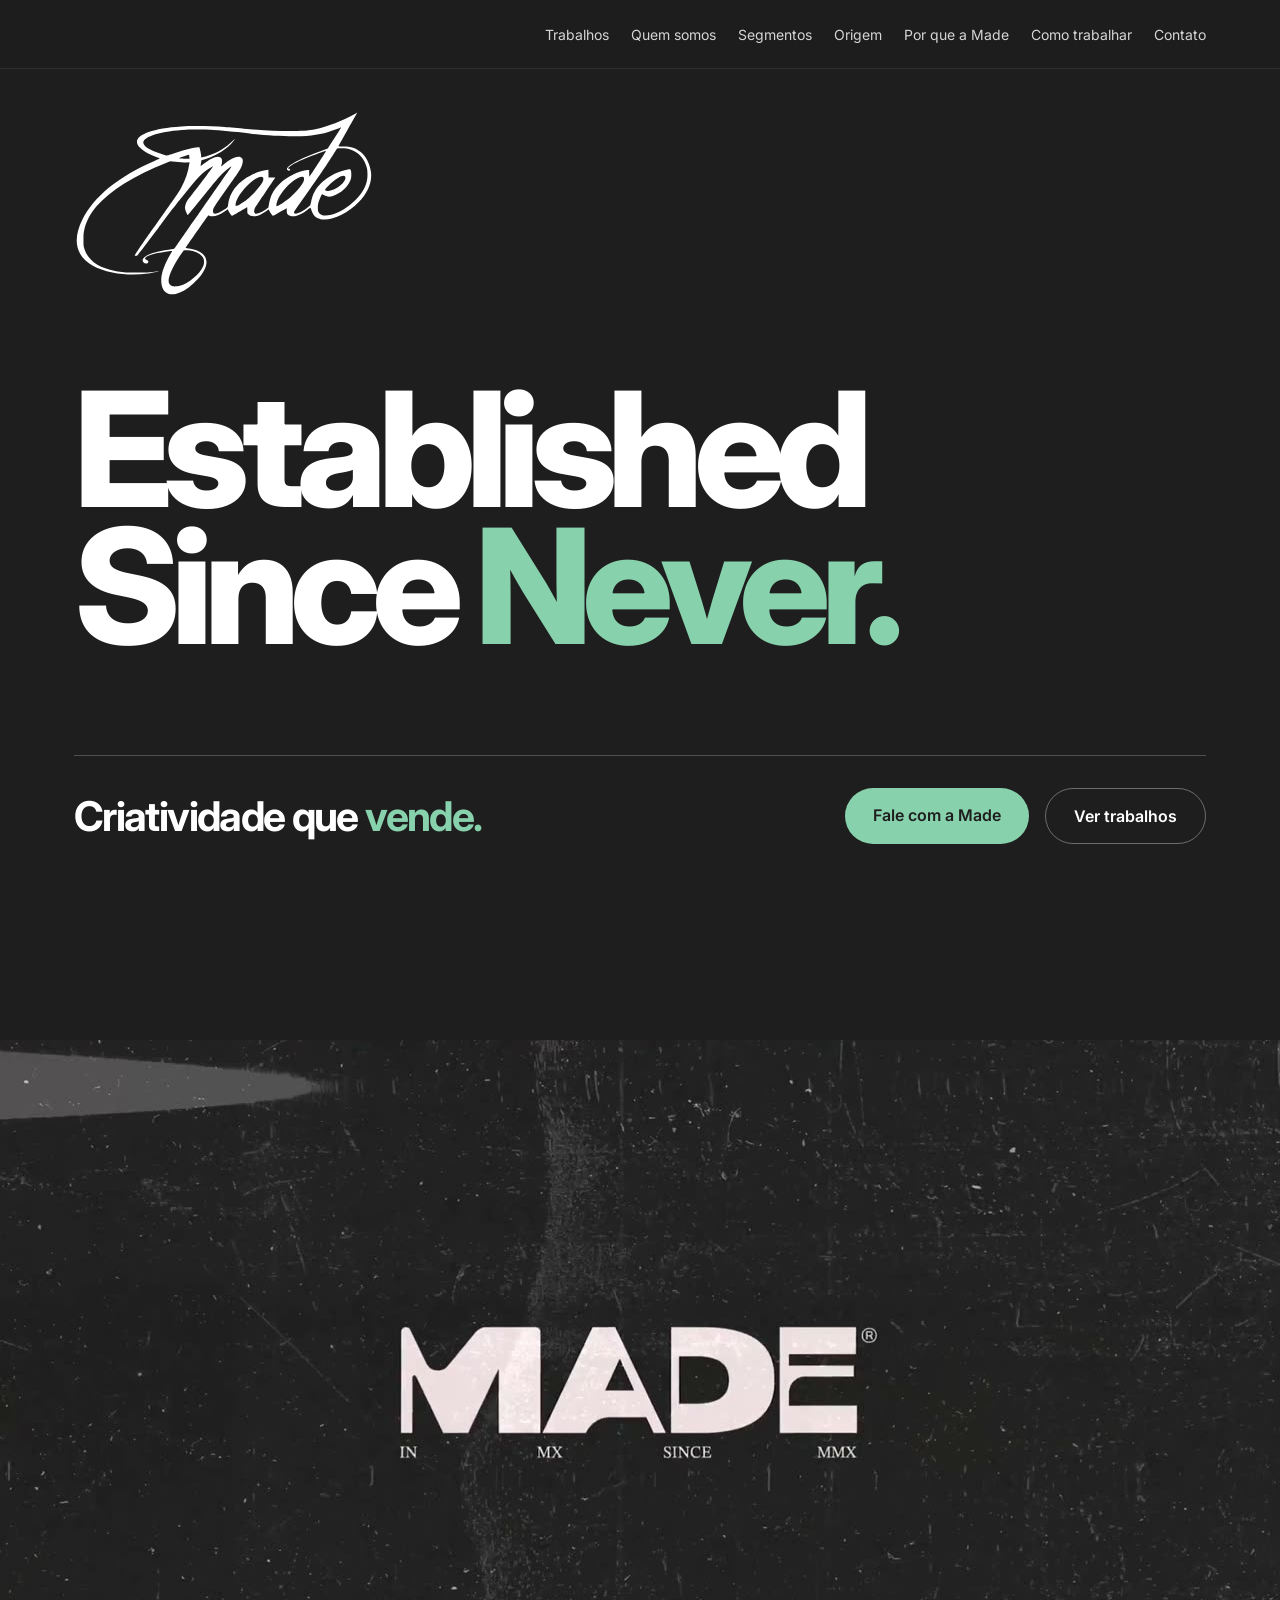
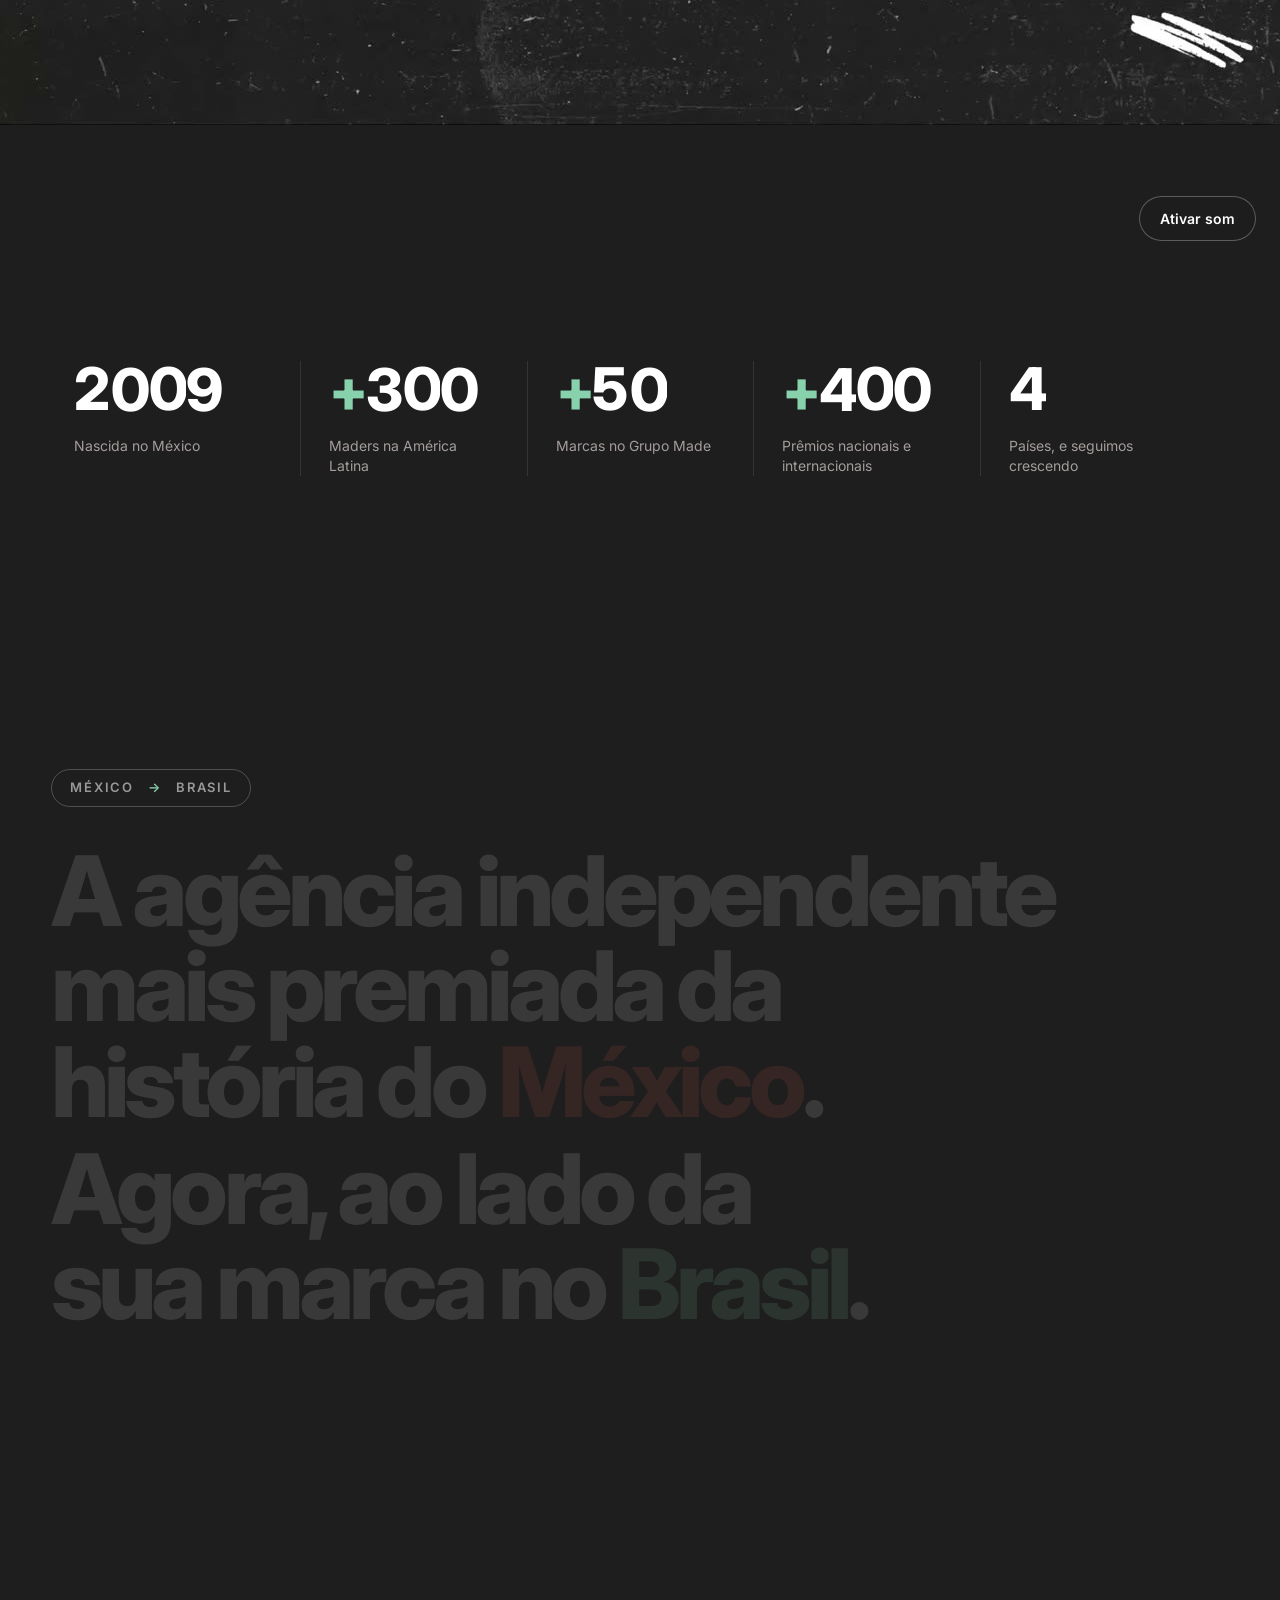
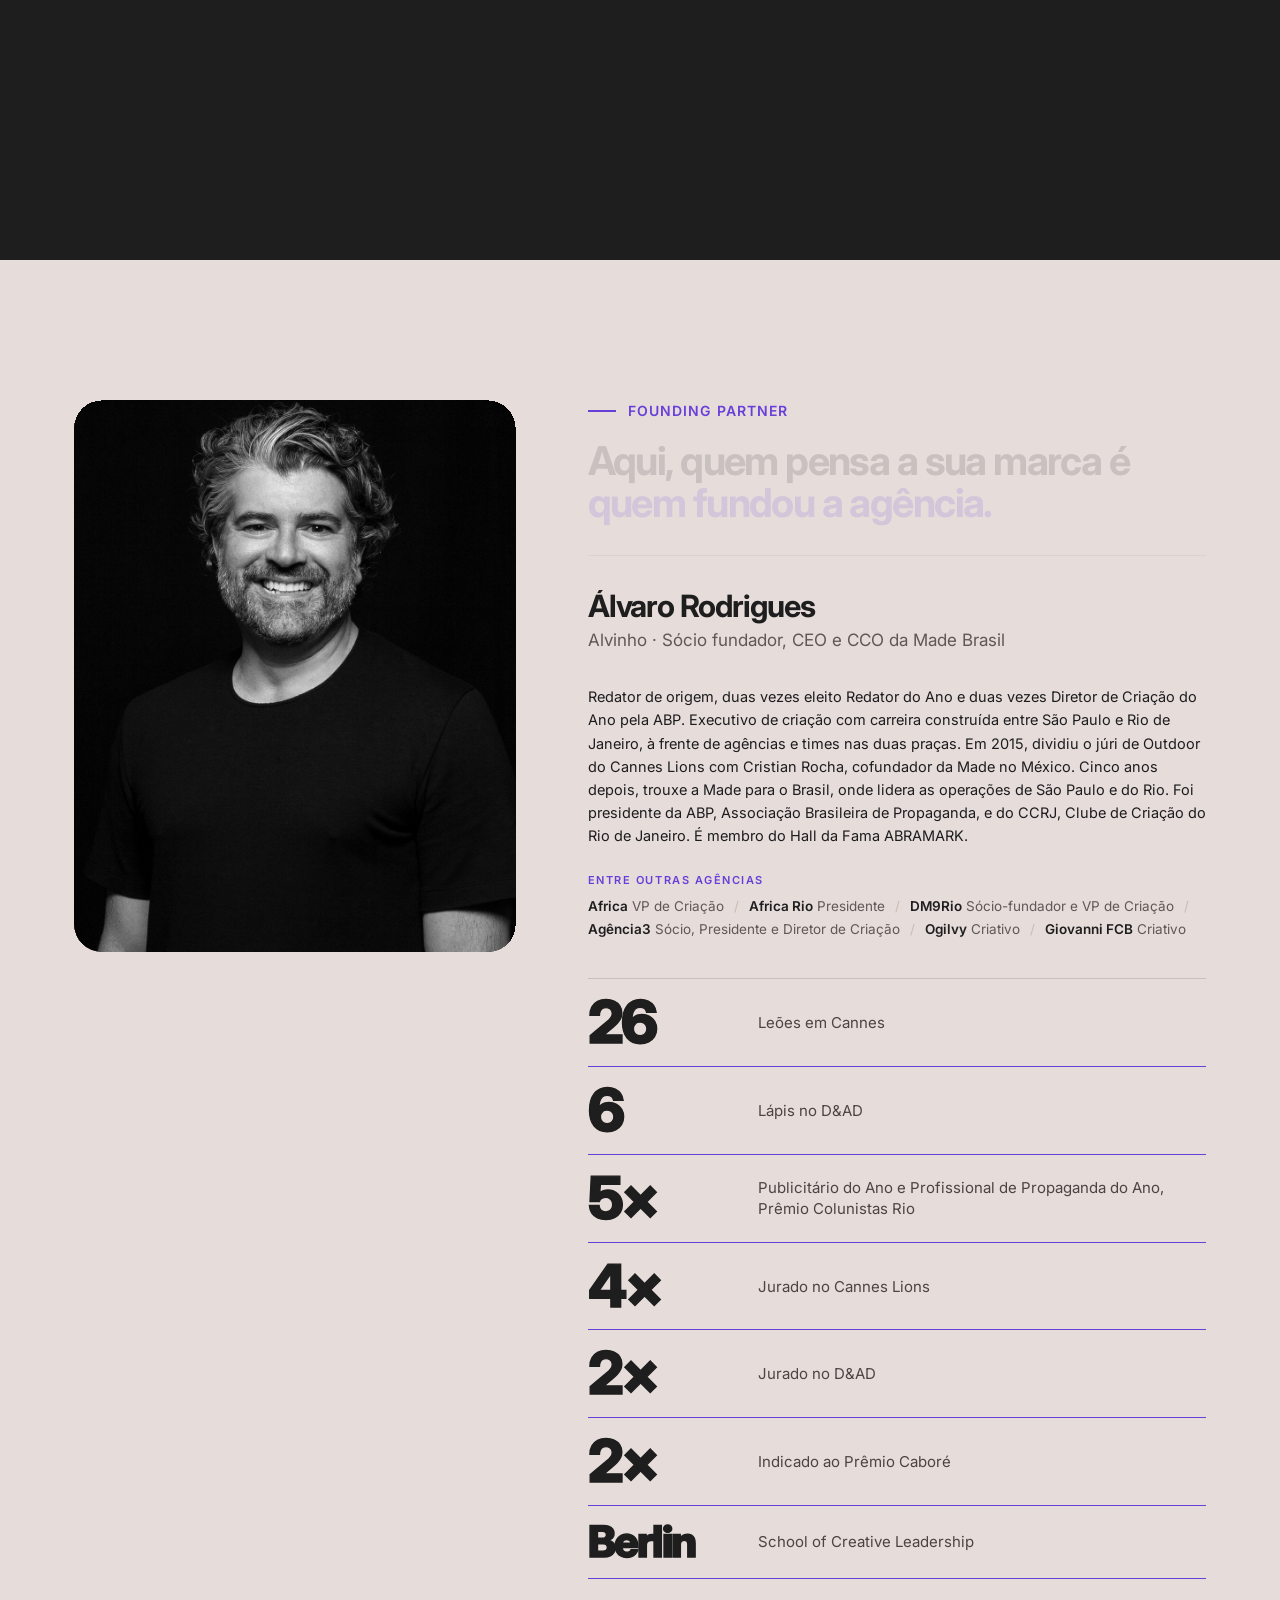
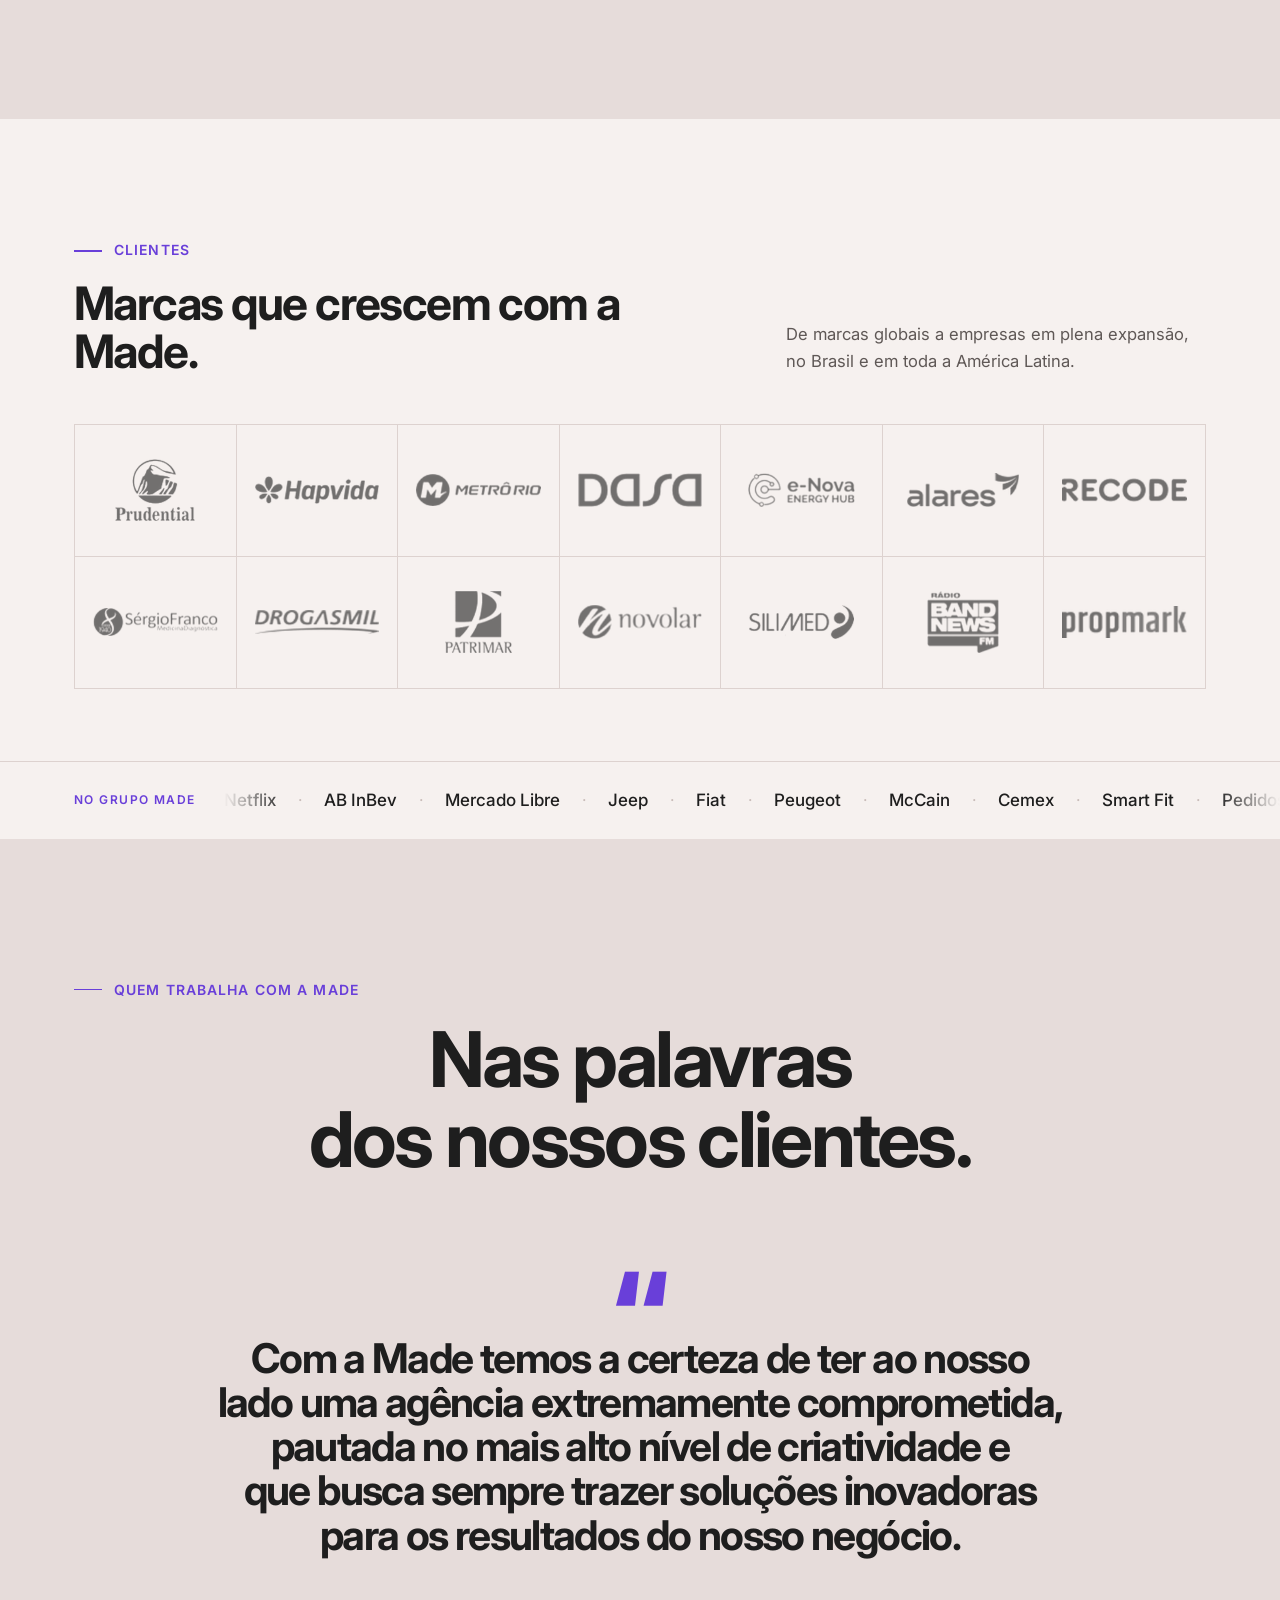
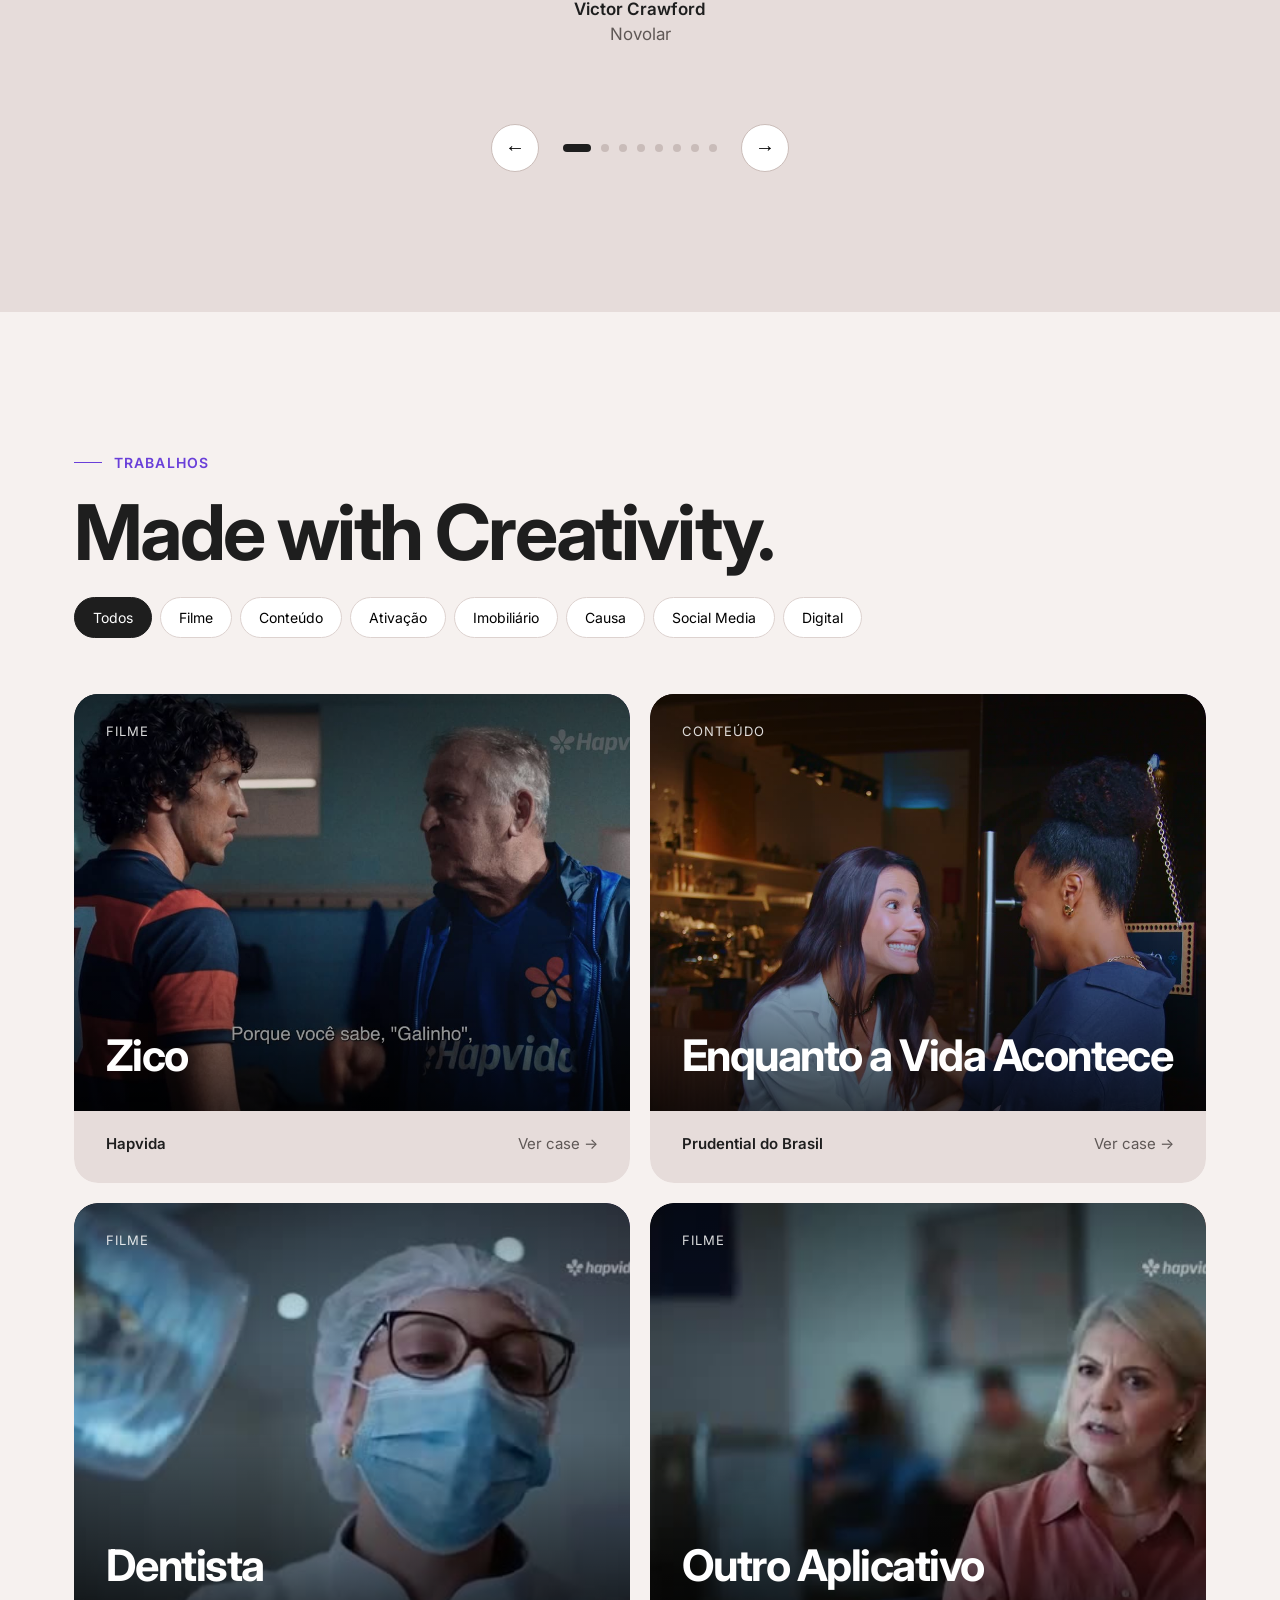
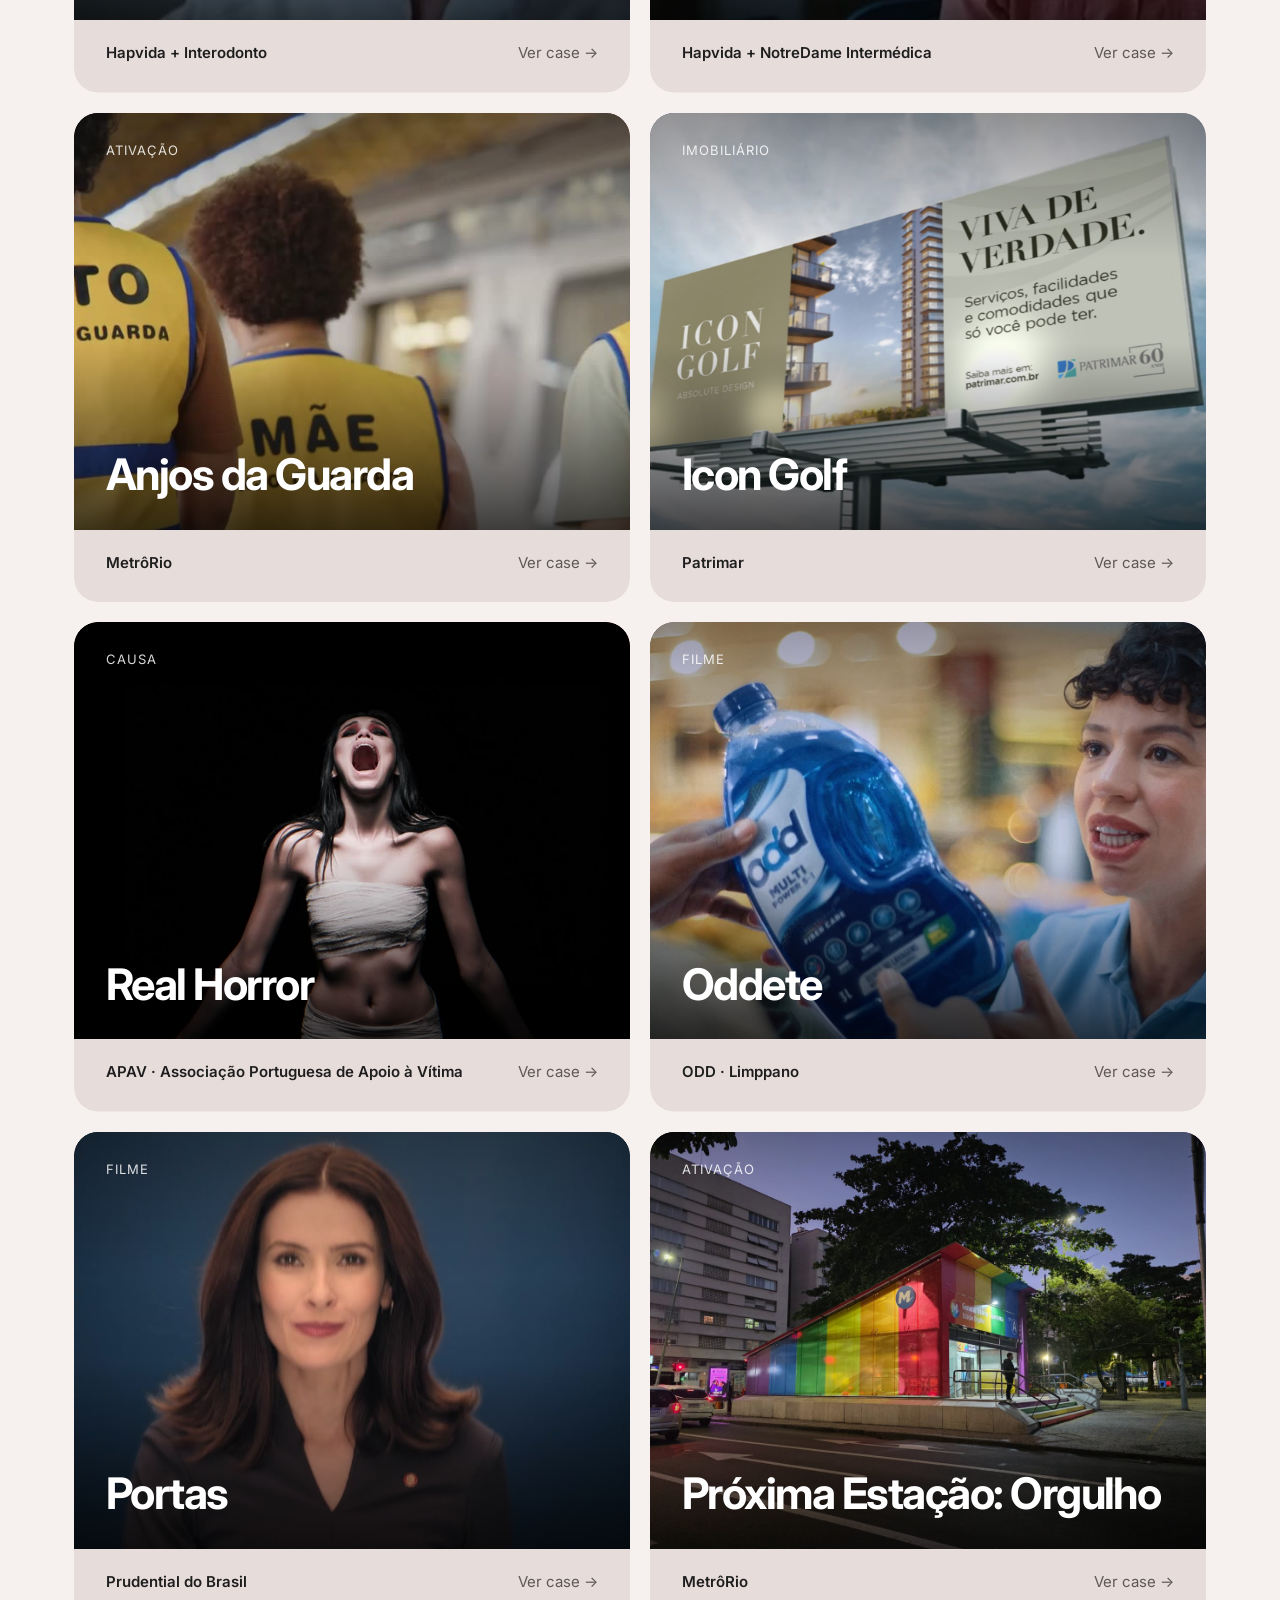
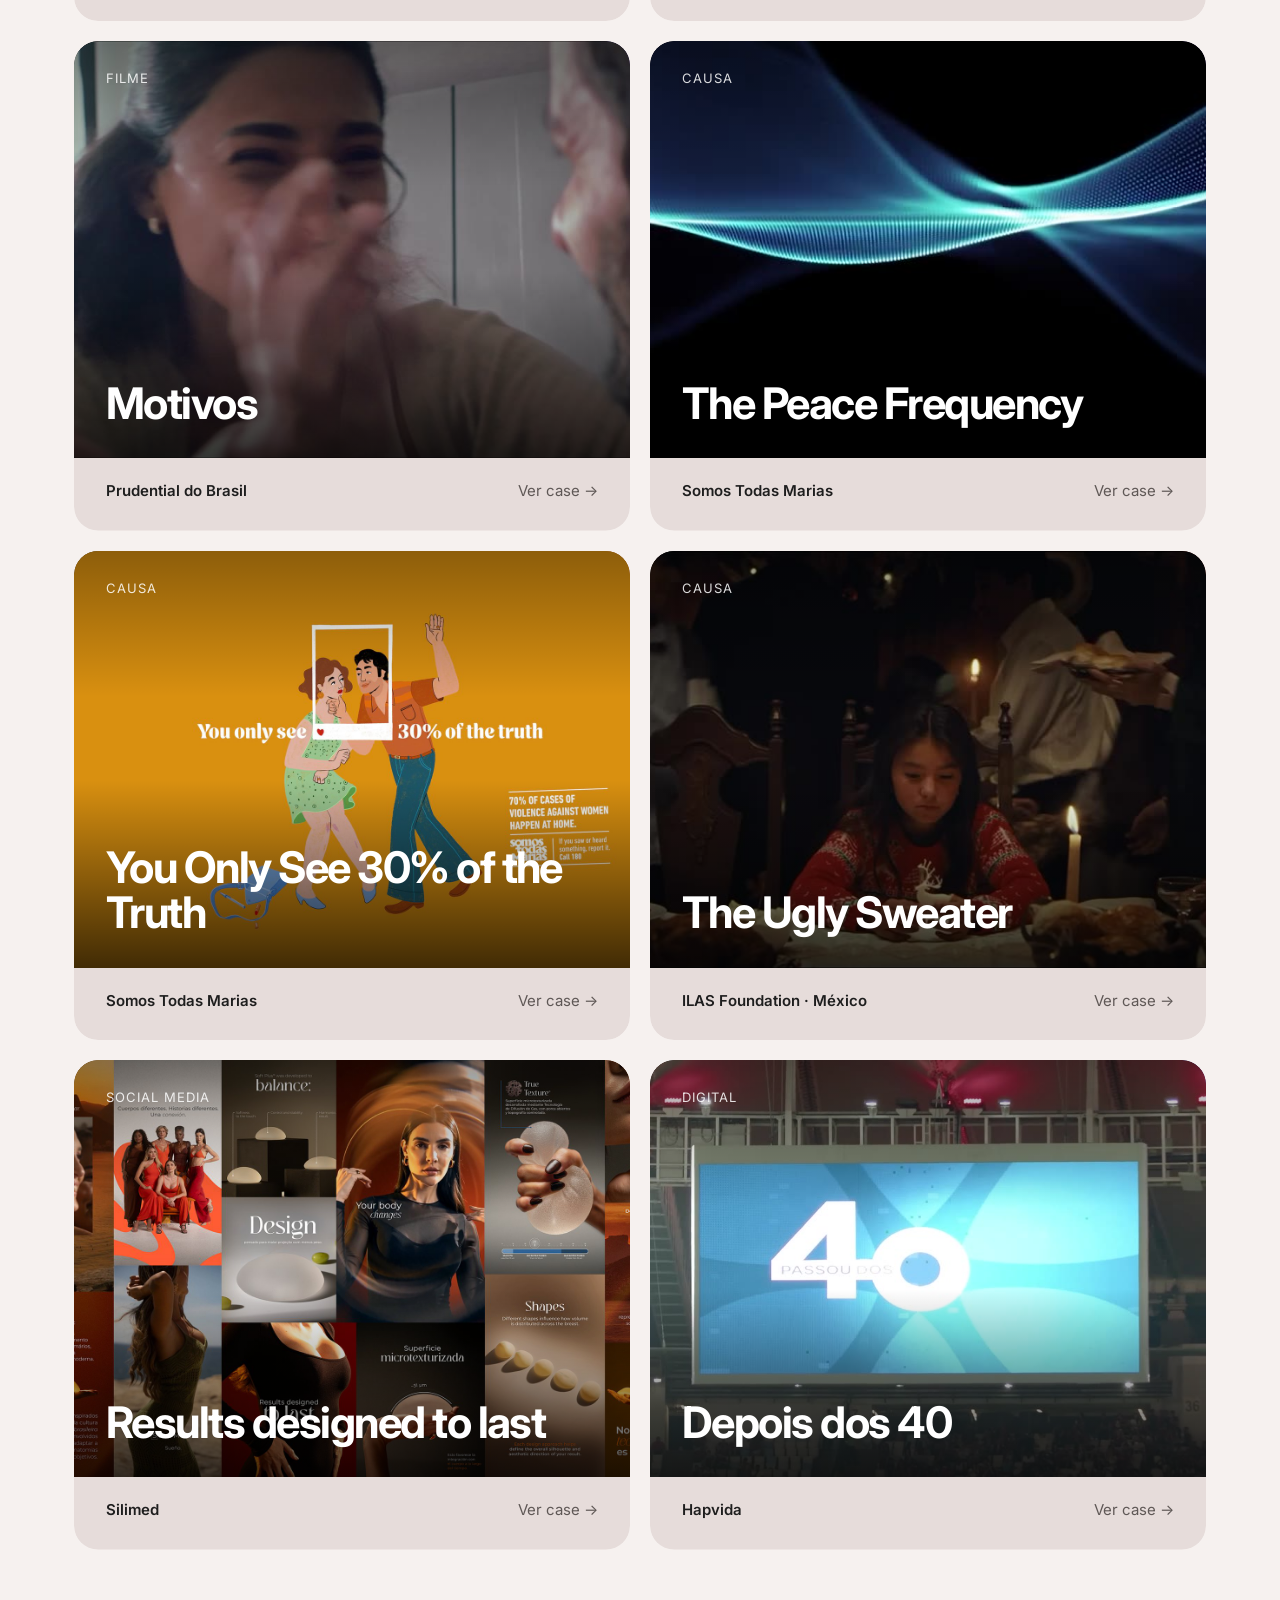
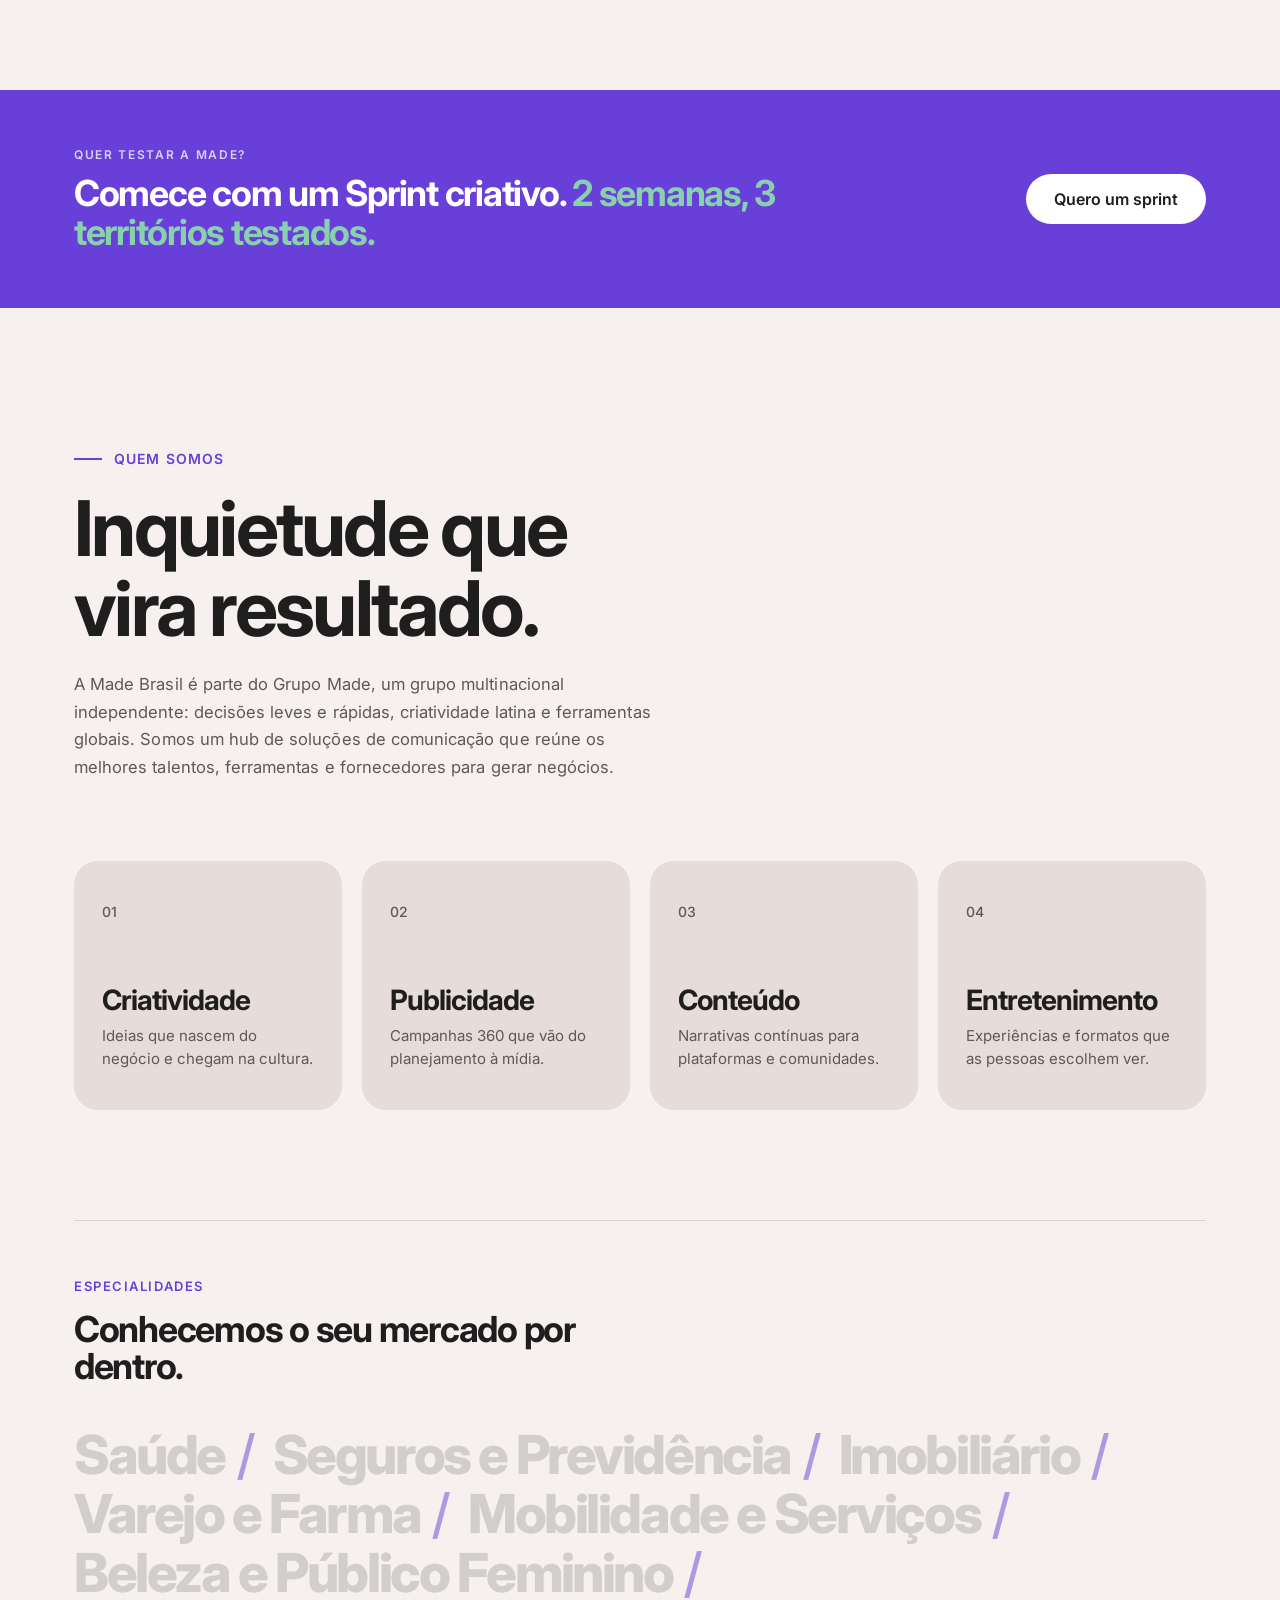
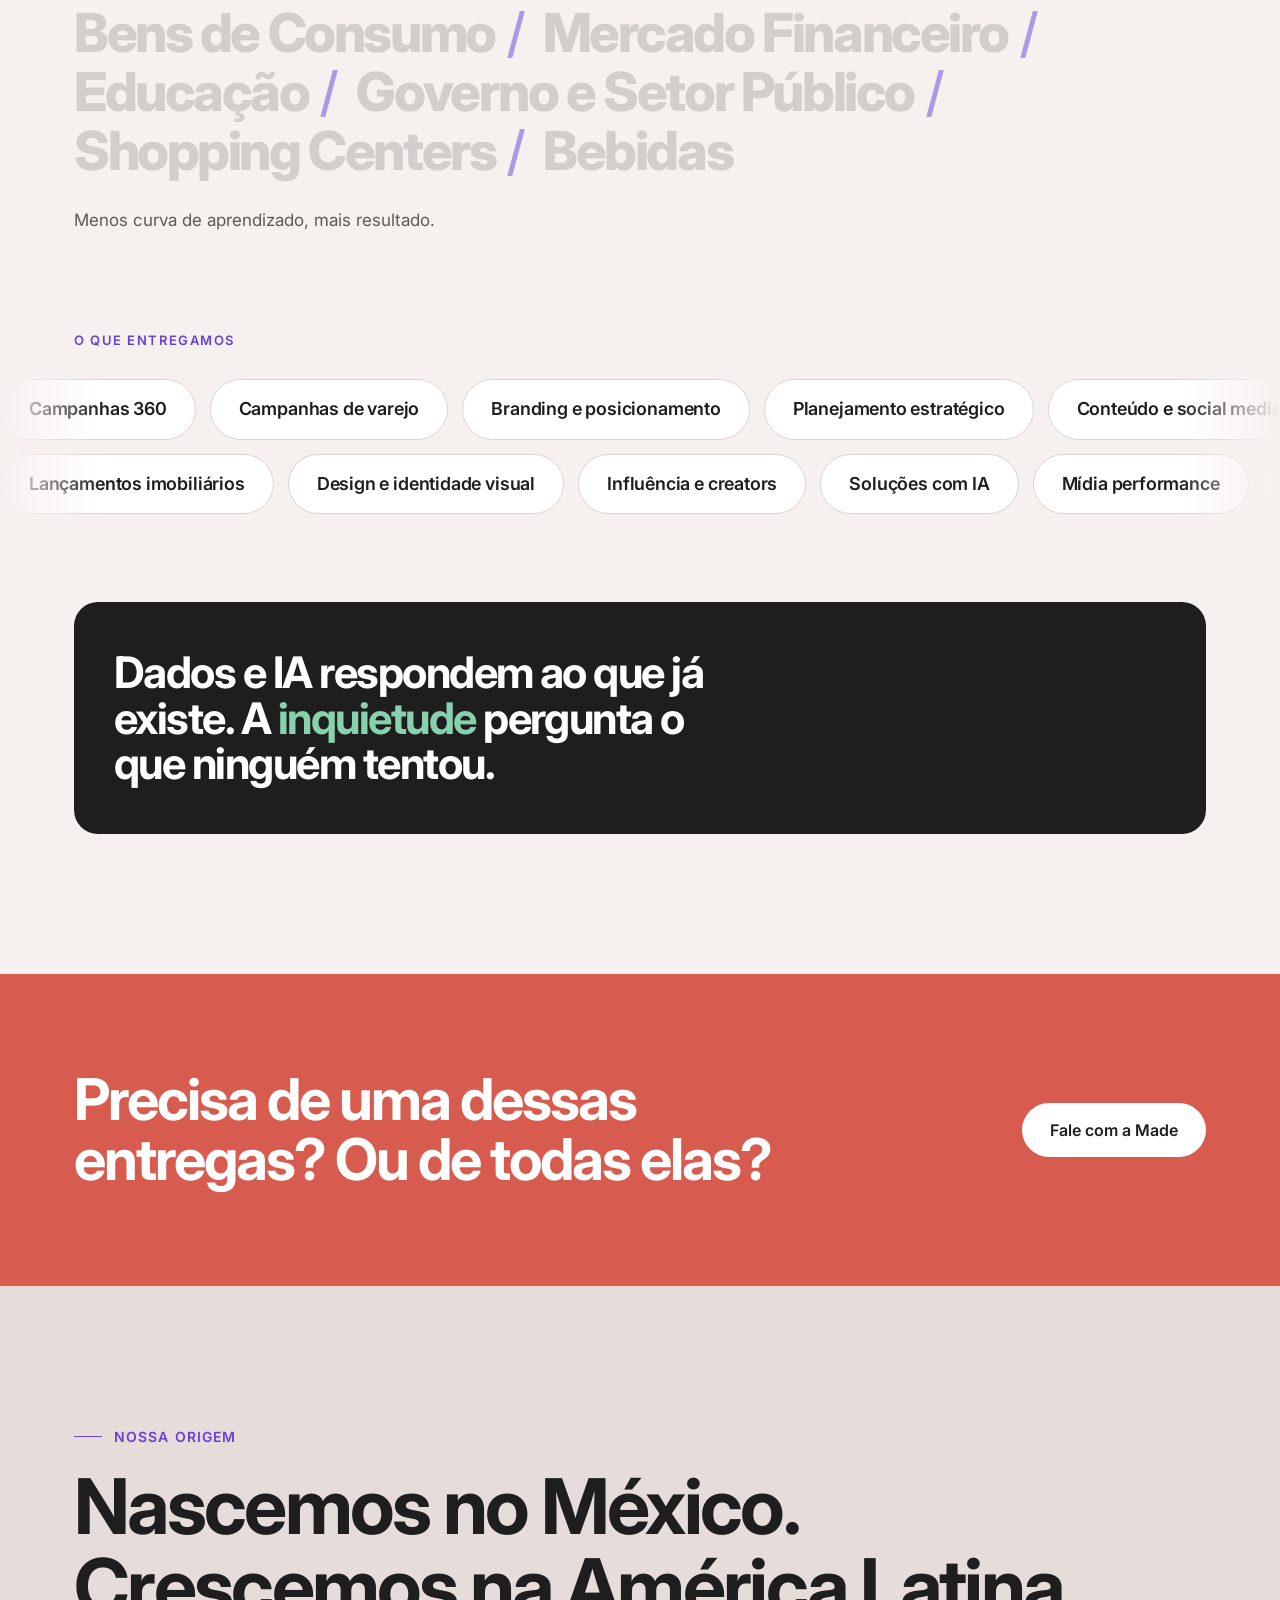
<file: index.html>
<!DOCTYPE html>
<html lang="pt-BR">
<head>
<meta charset="UTF-8">
<meta name="viewport" content="width=device-width, initial-scale=1">
<title>Made Brasil — Established Since Never - site</title>
<meta name="description" content="Made Brasil, parte do Grupo Made: powerhouse criativa 360 independente, nascida no México. Publicidade, conteúdo, entretenimento e design com resultado, para marcas líderes e marcas em expansão.">
<link rel="canonical" href="https://www.madegroup.com.br/">
<meta property="og:type" content="website">
<meta property="og:site_name" content="Made Brasil">
<meta property="og:locale" content="pt_BR">
<meta property="og:url" content="https://www.madegroup.com.br/">
<meta property="og:title" content="Made Brasil · Criatividade que vende.">
<meta property="og:description" content="Powerhouse criativa 360 para marcas que querem crescer. Conheça os trabalhos e teste a Made.">
<meta property="og:image" content="https://www.madegroup.com.br/og.jpg">
<meta property="og:image:width" content="1200"><meta property="og:image:height" content="630">
<meta name="twitter:card" content="summary_large_image">
<meta name="twitter:image" content="https://www.madegroup.com.br/og.jpg">
<meta name="theme-color" content="#1e1e1e">
<link rel="icon" href="favicon.svg" type="image/svg+xml">
<link rel="apple-touch-icon" href="apple-touch-icon.png">
<script>
/* Consent Mode: tudo negado até o visitante aceitar (ver consent.js). Precisa vir antes do GTM. */
window.dataLayer=window.dataLayer||[];function gtag(){dataLayer.push(arguments)}
gtag('consent','default',{analytics_storage:'denied',ad_storage:'denied',ad_user_data:'denied',ad_personalization:'denied',wait_for_update:500});
</script>
<link rel="stylesheet" href="vendor/cookieconsent/cookieconsent.css">
<link rel="stylesheet" href="consent.css">
<script defer src="vendor/cookieconsent/cookieconsent.umd.js"></script>
<script defer src="consent.js"></script>
<link rel="preconnect" href="https://fonts.googleapis.com">
<link rel="preconnect" href="https://fonts.gstatic.com" crossorigin>
<link href="https://fonts.googleapis.com/css2?family=Inter:wght@300;400;500;600;700;800&display=swap" rel="stylesheet">
<style>
  :root{
    /* Paleta Grupo Made */
    --ink:#1e1e1e; --bone:#e6dcda; --paper:#f6f1ef; --violet:#693fd9; --mint:#88d1ad; --coral:#d85b4f;
    --black:var(--ink); --white:#ffffff; --gray:#5f5856; --light:var(--bone); --line:#ddd2cf;
    --accent:var(--violet); --on-accent:#ffffff;
    --max:1180px;
  }
  *{box-sizing:border-box;margin:0;padding:0}
  html{scroll-behavior:smooth}
  body{font-family:Inter,-apple-system,BlinkMacSystemFont,"Helvetica Neue",sans-serif;color:var(--black);background:var(--paper);-webkit-font-smoothing:antialiased;line-height:1.5}
  a{color:inherit;text-decoration:none}
  .wrap{max-width:var(--max);margin:0 auto;padding:0 24px}
  section{padding:140px 0}
  .hero,.manifesto,.modos,.rede,.tech,.gtb div,.vals li.dark,.portrait{--accent:var(--mint);--on-accent:var(--ink)}
  ::selection{background:var(--violet);color:#fff}
  .eyebrow{font-size:14px;font-weight:600;letter-spacing:.08em;text-transform:uppercase;color:var(--accent);margin-bottom:20px}
  h1,h2,h3{letter-spacing:-.035em;line-height:1.04;font-weight:700}
  h2{font-size:clamp(40px,6vw,80px)}
  .lead{font-size:clamp(16px,1.3vw,18px);color:var(--gray);max-width:600px;margin-top:22px;line-height:1.65;letter-spacing:.003em}
  .lead + .lead{margin-top:14px}
  .ph{background:#efe9fc;border:1px dashed var(--violet);color:#4b2aa8;border-radius:6px;padding:0 6px;font-size:.85em}

  /* NAV */
  nav{position:fixed;top:0;left:0;right:0;z-index:50;background:rgba(246,241,239,.78);backdrop-filter:saturate(180%) blur(20px);-webkit-backdrop-filter:saturate(180%) blur(20px);border-bottom:1px solid rgba(0,0,0,.06)}
  nav .wrap{display:flex;align-items:center;justify-content:space-between;height:68px}
  .logo{display:flex;align-items:center;color:var(--black)}
  .logo svg{height:54px;width:87px;display:block}
  .m-logo{width:min(420px,70vw);aspect-ratio:1125/702;color:#fff;margin-bottom:48px;display:block}
  .f-logo{width:84px;height:53px;color:var(--black);display:block}
  .links{display:flex;gap:22px;font-size:14px;color:#333}
  .links a{transition:color .2s}.links a:hover{color:var(--accent)}
  .burger{display:none;background:none;border:0;width:32px;height:32px;cursor:pointer}
  .burger i{display:block;height:1.5px;background:var(--black);margin:6px 4px;transition:.3s}
  @media(max-width:960px){
    .links{position:fixed;top:68px;left:0;right:0;flex-direction:column;gap:0;background:rgba(246,241,239,.97);backdrop-filter:blur(20px);max-height:0;overflow:hidden;transition:max-height .4s ease}
    .links a{padding:18px 24px;border-bottom:1px solid var(--line);font-size:20px;font-weight:600}
    .links.open{max-height:520px}
    .burger{display:block}
  }

  /* HERO */
  .hero{min-height:100vh;display:flex;align-items:center;position:relative;overflow:hidden;padding:120px 0 80px;background:var(--black);color:var(--white)}
  .hero .glow{position:absolute;width:70vw;height:70vw;border-radius:50%;background:radial-gradient(circle at 40% 40%,rgba(105,63,217,.75),rgba(105,63,217,0) 60%),radial-gradient(circle at 70% 75%,rgba(216,91,79,.45),rgba(216,91,79,0) 50%);right:-20vw;top:-10vw;filter:blur(40px);animation:drift 14s ease-in-out infinite alternate}
  @keyframes drift{to{transform:translate(-12vw,18vw) scale(1.15)}}
  .hero h1{font-size:clamp(56px,11vw,168px);font-weight:800;letter-spacing:-.055em;line-height:.92;position:relative}
  .hero h1 em{font-style:normal;color:var(--accent)}
  .hero p{position:relative;font-size:clamp(18px,2.2vw,26px);color:#a1a1a6;max-width:640px;margin-top:36px;line-height:1.4}
  .hero .cta{position:relative;margin-top:48px;display:flex;gap:16px;flex-wrap:wrap}
  .btn{display:inline-block;padding:15px 28px;border-radius:980px;font-size:16px;font-weight:600;transition:transform .2s,background .2s}
  .btn:hover{transform:scale(1.03)}
  .btn.primary{background:var(--accent);color:var(--on-accent)}
  .btn.ghost{border:1px solid rgba(255,255,255,.35);color:#fff}
  .scroll{position:absolute;bottom:32px;left:50%;transform:translateX(-50%);font-size:12px;letter-spacing:.2em;color:#6e6e73}

  .kicker{position:relative;display:inline-block;font-size:13px;font-weight:600;letter-spacing:.14em;text-transform:uppercase;color:#a1a1a6;border:1px solid #333;border-radius:980px;padding:8px 16px;margin-bottom:32px}
  /* HERO: degradê da paleta no fundo todo */
  .hero{background:
    radial-gradient(ellipse 70% 80% at 12% 15%, rgba(105,63,217,.95) 0%, rgba(105,63,217,0) 60%),
    radial-gradient(ellipse 60% 70% at 88% 25%, rgba(74,44,160,.9) 0%, rgba(74,44,160,0) 62%),
    radial-gradient(ellipse 70% 70% at 80% 95%, rgba(216,91,79,.85) 0%, rgba(216,91,79,0) 60%),
    radial-gradient(ellipse 60% 60% at 20% 95%, rgba(136,209,173,.25) 0%, rgba(136,209,173,0) 60%),
    var(--ink)}
  .hero p{color:rgba(255,255,255,.78)}
  .hero .kicker{color:rgba(255,255,255,.8);border-color:rgba(255,255,255,.3)}

  /* PROVA */
  .proof{border-bottom:1px solid var(--line);padding:56px 0}
  .p-label{font-size:13px;letter-spacing:.1em;text-transform:uppercase;color:var(--gray);text-align:center}
  .p-logos{display:flex;justify-content:center;flex-wrap:wrap;gap:16px 56px;margin-top:28px}
  .p-logos span{font-size:clamp(20px,2.2vw,28px);font-weight:700;letter-spacing:-.03em;color:#8a817e;transition:color .2s}
  .p-logos span:hover{color:var(--black)}
  .p-nums{display:grid;grid-template-columns:repeat(5,1fr);gap:16px;margin-top:56px;text-align:center}
  .p-nums b{display:block;font-size:clamp(36px,4.5vw,56px);letter-spacing:-.04em;font-weight:800}
  .p-nums span{font-size:14px;color:var(--gray)}
  .p-promise{margin:64px auto 0;max-width:900px;text-align:center;font-size:clamp(26px,3.4vw,44px);font-weight:700;letter-spacing:-.035em;line-height:1.12}
  .p-promise em{font-style:normal;color:var(--accent)}
  @media(max-width:700px){.p-nums{grid-template-columns:1fr 1fr;gap:32px 16px}.p-nums > div:last-child{grid-column:1 / -1}}

  /* CTA BAND */
  .band{background:var(--coral);color:#fff;padding:96px 0}
  .band .btn{color:var(--ink)}
  .band .wrap{display:flex;justify-content:space-between;align-items:center;gap:32px;flex-wrap:wrap}
  .band h2{font-size:clamp(34px,4.5vw,60px);max-width:760px}
  .band .btn{background:#fff;color:var(--black)}

  /* WHATSAPP */
  .wa{position:fixed;right:20px;bottom:20px;z-index:60;display:flex;align-items:center;gap:10px;background:#25d366;color:#fff;border-radius:980px;padding:14px 20px 14px 16px;font-weight:600;font-size:15px;box-shadow:0 10px 30px rgba(0,0,0,.2);transition:transform .2s}
  .wa:hover{transform:scale(1.05)}
  .wa svg{width:24px;height:24px;fill:#fff}
  @media(max-width:600px){.wa span{display:none}.wa{padding:14px}}

  .modo.destaque{border-color:var(--violet);background:linear-gradient(180deg,#34236a,#262626 62%)}
  .modo .oferta{font-size:22px;font-weight:700;letter-spacing:-.02em;color:#fff;margin-top:16px;line-height:1.2}

  /* PROCESSO IA */
  .steps{display:grid;grid-template-columns:repeat(4,1fr);gap:20px;margin-top:72px;counter-reset:s}
  .step{border-top:2px solid var(--black);padding-top:28px;display:flex;flex-direction:column;align-items:flex-start}
  .step .ai{margin-top:auto!important}
  .step .k{font-size:14px;color:var(--accent);font-weight:600}
  .step h3{font-size:28px;margin-top:12px}
  .step p{font-size:15px;color:var(--gray);margin-top:10px}
  .step .ai{display:inline-block;margin-top:16px;font-size:13px;background:var(--light);border-radius:980px;padding:6px 12px;color:#1d1d1f}
  .speed{margin-top:64px;display:grid;grid-template-columns:repeat(3,1fr);gap:16px}
  .speed div{background:var(--light);border-radius:24px;padding:36px 28px}
  .speed b{display:block;font-size:clamp(40px,5vw,64px);letter-spacing:-.04em;font-weight:800}
  .speed span{color:var(--gray);font-size:15px}
  @media(max-width:900px){.steps{grid-template-columns:1fr 1fr;gap:40px 20px}.speed{grid-template-columns:1fr}}
  @media(max-width:520px){.steps{grid-template-columns:1fr}}

  /* REDE */
  .rede{margin-top:96px;background:var(--black);color:#fff;border-radius:28px;padding:56px 48px;display:grid;grid-template-columns:1.3fr 1fr;gap:48px;align-items:center}
  .rede h3{font-size:clamp(32px,4vw,52px)}
  .rede h3 em{font-style:normal;color:var(--accent)}
  .rede p{color:#a1a1a6;font-size:17px;margin-top:16px}
  .rede ul{list-style:none;display:grid;gap:14px}
  .rede li{border-bottom:1px solid #3a3a3a;padding-bottom:14px;font-size:17px}
  .rede li b{color:var(--accent);margin-right:8px}
  @media(max-width:820px){.rede{grid-template-columns:1fr;padding:40px 28px}}

  /* LIDERANÇA */
  .lead-title{font-size:clamp(28px,3vw,40px);margin-top:120px}
  .team{display:grid;grid-template-columns:repeat(4,1fr);gap:20px;margin-top:40px}
  .member .ph-img{aspect-ratio:1;border-radius:20px;background:linear-gradient(160deg,#e6dcda,#cbbdb9);display:flex;align-items:center;justify-content:center;color:#6e6e73;font-size:13px}
  .member b{display:block;margin-top:16px;font-size:18px}
  .member span{color:var(--gray);font-size:14px}
  .maders{margin-top:56px;font-size:clamp(24px,3vw,36px);font-weight:700;letter-spacing:-.03em}
  .maders em{font-style:normal;color:var(--accent)}
  @media(max-width:820px){.team{grid-template-columns:1fr 1fr}}

  /* SOMOS */
  .pillars{display:grid;grid-template-columns:repeat(4,1fr);gap:20px;margin-top:80px}
  .pillar{background:var(--light);border-radius:24px;padding:40px 28px;min-height:240px;display:flex;flex-direction:column;justify-content:flex-start;transition:transform .3s}
  .pillar > div{margin-top:64px}
  .pillar:hover{transform:translateY(-6px)}
  .pillar .n{font-size:14px;color:var(--gray);font-weight:500}
  .pillar h3{font-size:28px}
  .pillar p{font-size:15px;color:var(--gray);margin-top:10px}
  .tech{margin-top:20px;background:var(--black);color:#fff;border-radius:24px;padding:48px 40px;display:flex;justify-content:space-between;align-items:center;gap:32px;flex-wrap:wrap}
  .tech h3{font-size:clamp(28px,3.4vw,44px);max-width:640px}
  .tech h3 em{font-style:normal;color:var(--accent)}
  .tags{display:flex;gap:10px;flex-wrap:wrap}
  .tags span{border:1px solid #333;border-radius:980px;padding:8px 16px;font-size:14px;color:#d2d2d7}
  @media(max-width:900px){.pillars{grid-template-columns:1fr 1fr}}
  @media(max-width:520px){.pillars{grid-template-columns:1fr}.pillar{min-height:auto}.pillar > div{margin-top:28px}}

  /* ORIGEM */
  .origem{background:var(--light)}
  /* timeline animada: a bolinha viaja do México até o Brasil */
  .tlx .stop > :not(.dot){opacity:.3;transform:translateY(10px);transition:opacity .7s ease,transform .7s cubic-bezier(.2,.8,.2,1)}
  .tlx .stop.lit > :not(.dot){opacity:1;transform:none}
  .tlx .stop .dot{opacity:.45;transition:opacity .5s,background .5s,border-color .5s,transform .5s cubic-bezier(.34,1.56,.64,1)}
  .tlx .stop.lit .dot{opacity:1}
  .tlx .stop.first .dot{background:var(--bone);border-color:var(--black)}
  .tlx .stop.first.lit .dot{background:var(--black);border-color:var(--black)}
  .tlx .stop.here .dot:after{background:var(--black);transition:background .5s}
  .tlx .stop.here.lit .dot{background:var(--violet);border-color:var(--violet);transform:scale(1.18)}
  .tlx .stop.here.lit .dot:after{background:#fff}
  .tlx .stop.here .dot:before{content:"";position:absolute;inset:-1.5px;border-radius:50%;border:1.5px solid var(--violet);opacity:0}
  .tlx .stop.here.lit .dot:before{animation:tlpulse 2.6s cubic-bezier(.2,.8,.2,1) infinite .2s}
  @keyframes tlpulse{0%{transform:scale(1);opacity:.55}100%{transform:scale(2.6);opacity:0}}
  .tlx .stop.here .country{transition:color .6s}
  .tlx .stop.here.lit .country{color:var(--violet)}
  .tl-fill{position:absolute;top:11px;left:0;height:1.5px;width:100%;background:var(--violet);transform:scaleX(0);transform-origin:left;z-index:1;pointer-events:none}
  .tl-trav{position:absolute;top:5px;left:0;width:13px;height:13px;margin-left:-6.5px;border-radius:50%;background:var(--violet);box-shadow:0 0 0 5px rgba(105,63,217,.16),0 0 18px rgba(105,63,217,.55);z-index:2;opacity:0;pointer-events:none}
  .tlx .dot{z-index:3}
  @media(max-width:960px){
    .tl-fill{top:0;left:11px;width:1.5px;height:100%;transform:scaleY(0);transform-origin:top}
    .tl-trav{top:0;left:11.5px;margin-left:-6.5px;margin-top:-6.5px}
  }
  @media(prefers-reduced-motion:reduce){.tlx .stop > *{opacity:1!important;transform:none!important}.tlx .stop.here.lit .dot:before{animation:none}}
  .timeline{margin-top:80px;display:grid;grid-template-columns:repeat(6,1fr);gap:0;position:relative}
  .timeline:before{content:"";position:absolute;top:11px;left:0;right:0;height:1px;background:#c9bcb9}
  .stop{padding-right:24px;position:relative}
  .dot{width:23px;height:23px;border-radius:50%;background:var(--bone);border:1.5px solid var(--black);margin-bottom:28px;position:relative}
  .stop.first .dot{background:var(--accent);border-color:var(--accent)}
  .stop.here .dot:after{content:"";position:absolute;inset:5px;border-radius:50%;background:var(--black)}
  .stop.next .dot{border-style:dashed;border-color:var(--accent)}
  .stop .country{font-size:clamp(24px,2.3vw,32px);font-weight:700;letter-spacing:-.03em}
  .stop .year{font-size:14px;color:var(--gray);margin-top:6px}
  .stop p{font-size:15px;color:#424245;margin-top:14px}
  @media(max-width:960px){
    .timeline{grid-template-columns:1fr;gap:40px;padding-left:44px}
    .timeline:before{top:0;bottom:0;left:11px;right:auto;width:1px;height:auto}
    .dot{position:absolute;left:-44px;top:6px;margin:0}
  }

  /* MANIFESTO */
  .manifesto{background:var(--black);color:#fff;padding:0}
  .m-line{min-height:70vh;display:flex;align-items:center;border-bottom:1px solid #2c2c2c}
  .m-line .wrap,.hero .wrap{width:100%}
  .m-line h2{font-size:clamp(40px,7.5vw,112px);font-weight:800;letter-spacing:-.05em}
  .m-line h2 em{font-style:normal;color:var(--accent)}
  .m-line.small h2{font-size:clamp(30px,4.5vw,64px);font-weight:600;color:#a1a1a6}
  .m-line.small h2 b{color:#fff;font-weight:700}

  /* TRABALHOS */
  .work-head{display:flex;justify-content:space-between;align-items:flex-end;gap:24px;flex-wrap:wrap}
  .filters{display:flex;gap:8px;flex-wrap:wrap}
  .filters button{font:inherit;font-size:14px;border:1px solid var(--line);background:#fff;padding:9px 18px;border-radius:980px;cursor:pointer;transition:.2s}
  .filters button.on{background:var(--black);color:#fff;border-color:var(--black)}
  .grid{display:grid;grid-template-columns:repeat(2,1fr);gap:20px;margin-top:56px}
  .card{border-radius:24px;overflow:hidden;cursor:pointer;background:var(--light);transition:transform .35s ease}
  .card:hover{transform:scale(1.015)}
  .card .cover{aspect-ratio:4/3;display:flex;align-items:flex-end;padding:32px;color:#fff;position:relative}
  .card .cover h3{font-size:clamp(28px,3.4vw,44px);position:relative}
  .card .cover small{position:absolute;top:28px;left:32px;font-size:13px;letter-spacing:.08em;text-transform:uppercase;opacity:.85}
  .card .meta{padding:22px 32px 28px;display:flex;justify-content:space-between;gap:16px;font-size:15px;color:var(--gray)}
  .card .meta b{color:var(--black);font-weight:600}
  .card.hide{display:none}
  @media(max-width:700px){.grid{grid-template-columns:1fr}}

  /* MODAL */
  .modal{position:fixed;inset:0;z-index:100;background:rgba(0,0,0,.5);backdrop-filter:blur(8px);display:none;align-items:flex-end;justify-content:center}
  .modal.open{display:flex}
  .sheet{background:#fff;width:100%;max-width:880px;max-height:92vh;overflow:auto;border-radius:28px 28px 0 0;animation:up .4s cubic-bezier(.2,.8,.2,1)}
  @media(min-width:900px){.modal{align-items:center}.sheet{border-radius:28px}}
  @keyframes up{from{transform:translateY(60px);opacity:0}}
  .sheet .cover{aspect-ratio:16/8;display:flex;align-items:flex-end;padding:40px;color:#fff;position:relative}
  .sheet .cover h3{font-size:clamp(34px,5vw,60px)}
  .close{position:absolute;top:20px;right:20px;width:40px;height:40px;border-radius:50%;border:0;background:rgba(0,0,0,.35);color:#fff;font-size:22px;cursor:pointer}
  .sheet .body{padding:28px 40px 40px;display:grid;grid-template-columns:120px 1fr;gap:18px 28px;align-items:baseline}
  .sheet .body h4{font-size:11px;letter-spacing:.14em;text-transform:uppercase;color:var(--violet);margin:0;font-weight:600}
  .sheet .body p{font-size:15px;line-height:1.6;color:#3b3533;max-width:560px}
  .result{font-size:17px!important;font-weight:600;letter-spacing:-.01em;color:var(--ink)!important}

  /* FUNDADOR */
  .founder{background:var(--light)}
  .f-intro{max-width:920px;margin:0 0 88px;font-size:clamp(32px,4.2vw,60px);font-weight:700;letter-spacing:-.04em;line-height:1.05}
  .f-intro .w{opacity:.14;transition:opacity .35s ease}
  .f-intro .w.lit{opacity:1}
  @media(prefers-reduced-motion:reduce){.f-intro .w{opacity:1}}
  .f-intro em{font-style:normal;color:var(--violet)}
  .f-intro small{display:block;font-size:13px;font-weight:600;letter-spacing:.12em;text-transform:uppercase;color:var(--violet);margin-bottom:22px}
  @media(max-width:860px){.f-intro{margin-bottom:56px}}
  .fa .f-intro{font-size:clamp(30px,3.1vw,46px);max-width:none;margin:6px 0 34px;padding-bottom:30px;border-bottom:1px solid var(--line)}
  .fa .f-grid > div > h2:not(.f-intro){font-size:clamp(26px,2.4vw,34px)}
  .fa .f-grid .role{font-size:17px;margin-top:6px}
  #fundador .f-grid{align-items:start}
  #fundador .portrait{position:sticky;top:110px}
  @media(max-width:860px){#fundador .portrait{position:relative;top:0}}
  .f-grid{display:grid;grid-template-columns:5fr 7fr;gap:72px;align-items:center}
  .portrait img{width:100%;height:100%;object-fit:cover;display:block;filter:grayscale(1);transition:transform 1.2s cubic-bezier(.2,.8,.2,1)}
  .portrait:hover img{transform:scale(1.03)}
  .portrait{overflow:hidden;padding:0!important;aspect-ratio:4/5;border-radius:28px;background:linear-gradient(160deg,#3a3a3a,var(--ink));display:flex;align-items:center;justify-content:center;color:#6e6e73;font-size:14px;text-align:center;padding:24px}
  .f-grid h2{font-size:clamp(40px,5vw,68px)}
  .f-grid .role{font-size:20px;color:var(--gray);margin-top:12px}
  .f-grid .bio{font-size:clamp(14.5px,1.05vw,16px);line-height:1.6;margin-top:32px;color:#1d1d1f}
  .career{margin-top:28px;font-size:15px;color:var(--gray)}
  .career h4{font-size:12px;font-weight:600;letter-spacing:.12em;text-transform:uppercase;color:var(--violet);margin-bottom:10px}
  .career ul{list-style:none;border-top:1px solid var(--line)}
  .career li{display:flex;justify-content:space-between;gap:16px;padding:11px 0;border-bottom:1px solid var(--line)}
  .career li b{color:var(--ink);font-weight:600}
  .career li span{text-align:right}
  .career p{margin-top:12px;font-size:14px}
  .stats{display:grid;grid-template-columns:repeat(3,1fr);gap:16px;margin-top:40px}
  .stat{background:#fff;border-radius:20px;padding:24px}
  .stat b{display:block;font-size:34px;letter-spacing:-.03em}
  .stat span{font-size:14px;color:var(--gray)}
  @media(max-width:860px){.f-grid{grid-template-columns:1fr;gap:40px}.portrait{max-width:420px}}
  @media(max-width:480px){.stats{grid-template-columns:1fr}}

  /* CONTATO */
  .c-grid{display:grid;grid-template-columns:1fr 1fr;gap:72px;margin-top:72px}
  .offices{display:grid;gap:32px;align-content:start}
  .office h4{font-size:22px;letter-spacing:-.02em}
  .office p{color:var(--gray);margin-top:6px}
  .c-direct{border-top:2px solid var(--ink);padding-top:28px}
  .c-k{font-size:13px;font-weight:600;letter-spacing:.1em;text-transform:uppercase;color:var(--violet)}
  .c-line{font-size:clamp(22px,2.2vw,30px);font-weight:700;letter-spacing:-.03em;line-height:1.2;margin-top:16px;max-width:460px}
  .c-mail{display:inline-block;margin-top:28px;font-size:clamp(20px,2vw,26px);font-weight:600;letter-spacing:-.02em;color:var(--violet);border-bottom:2px solid currentColor;padding-bottom:4px;word-break:break-word;transition:color .2s}
  .c-mail:hover{color:var(--ink)}
  .c-copy{display:block;margin-top:24px;font:inherit;font-size:14px;font-weight:600;background:none;border:1px solid var(--line);border-radius:980px;padding:10px 18px;cursor:pointer;transition:.2s}
  .c-copy:hover{background:var(--ink);color:#fff;border-color:var(--ink)}
  form{display:grid;gap:14px}
  form .hp{position:absolute;left:-9999px;width:1px;height:1px;overflow:hidden}
  .sent.ok{border-left:3px solid var(--mint)}
  input,textarea,select{font:inherit;font-size:16px;padding:16px 18px;border:1px solid var(--line);border-radius:14px;background:var(--light);outline:none;transition:border .2s;width:100%}
  input:focus,textarea:focus,select:focus{border-color:var(--black);background:#fff}
  textarea{min-height:130px;resize:vertical}
  form .btn{border:0;cursor:pointer;justify-self:start;font-family:inherit}
  .sent{display:none;padding:18px;border-radius:14px;background:#e3f4ec;color:#1f5c3f;font-size:15px}
  @media(max-width:820px){.c-grid{grid-template-columns:1fr;gap:48px}}

  /* SEGMENTOS */
  .segs{display:grid;grid-template-columns:repeat(4,1fr);gap:1px;background:var(--line);border:1px solid var(--line);border-radius:24px;overflow:hidden;margin-top:72px}
  .seg{background:#fff;padding:36px 26px;min-height:220px;display:flex;flex-direction:column;justify-content:flex-start;transition:background .3s}
  .seg > div:last-child{margin-top:8px}
  .seg:hover{background:var(--light)}
  .seg .ico{width:44px;height:44px;border-radius:12px;background:var(--black);color:#fff;display:flex;align-items:center;justify-content:center;font-weight:700;font-size:15px}
  .seg:hover .ico{background:var(--accent)}
  .seg h3{font-size:clamp(20px,1.9vw,26px);margin-top:28px}
  .seg p{font-size:15px;color:var(--gray);margin-top:8px}
  /* Especialidades em tipografia + entregas em faixas */
  .qa{margin-top:110px;padding-top:56px;border-top:1px solid var(--line);scroll-margin-top:80px}
  .qs-k{font-size:13px;font-weight:600;letter-spacing:.12em;text-transform:uppercase;color:var(--violet)}
  .qs-h{font-size:clamp(28px,2.8vw,40px);margin-top:14px}
  .qa-words{margin-top:40px;font-size:clamp(26px,4.2vw,60px);font-weight:800;letter-spacing:-.045em;line-height:1.1;text-wrap:balance}
  #somos{overflow-x:clip}
  .qa-g{white-space:nowrap}
  .qa-w{white-space:nowrap;display:inline;opacity:.16;transition:opacity .35s ease,color .3s;cursor:default;outline:none}
  .qa-w.lit{opacity:1}
  .qa-w:hover,.qa-w:focus{color:var(--violet)}
  .qa-words i{font-style:normal;color:var(--violet);opacity:.5;margin:0 .22em;font-weight:500}
  .qa-cap{margin-top:28px;font-size:17px;color:var(--gray);min-height:1.6em;transition:opacity .25s}
  .qa-cap b{color:var(--ink)}
  .qa-k2{margin-top:96px}
  @media(max-width:560px){.qa-words{font-size:clamp(22px,7vw,30px);line-height:1.2}.qa-words i{margin:0 .15em}}
  .qa-marq{margin:28px calc(50% - 50vw) 0;display:grid;gap:14px;overflow:hidden;-webkit-mask:linear-gradient(90deg,transparent,#000 8%,#000 92%,transparent);mask:linear-gradient(90deg,transparent,#000 8%,#000 92%,transparent)}
  .qa-row{overflow:hidden}
  .qa-track{display:flex;gap:14px;width:max-content;animation:marq 48s linear infinite}
  .qa-row.rev .qa-track{animation-direction:reverse;animation-duration:56s}
  .qa-marq:hover .qa-track{animation-play-state:paused}
  .qa-track span{flex:none;border:1px solid var(--line);border-radius:980px;padding:16px 28px;font-size:clamp(16px,1.4vw,20px);font-weight:600;letter-spacing:-.01em;background:#fff;transition:background .25s,color .25s,border-color .25s}
  .qa-track span:hover{background:var(--ink);color:#fff;border-color:var(--ink)}
  @media(prefers-reduced-motion:reduce){.qa-w{opacity:1}.qa-track{animation:none;flex-wrap:wrap;width:auto}}
  /* Quem somos + Especialidades + Entregas */
  .qs-split{display:grid;grid-template-columns:1.35fr 1fr;gap:72px;margin-top:110px;padding-top:56px;border-top:1px solid var(--line);scroll-margin-top:80px}
  .qs-k{font-size:13px;font-weight:600;letter-spacing:.12em;text-transform:uppercase;color:var(--violet)}
  .qs-h{font-size:clamp(28px,2.8vw,40px);margin-top:14px;max-width:520px}
  .qs-p{font-size:16px;color:var(--gray);margin-top:14px;max-width:520px;line-height:1.6}
  .qs-segs{list-style:none;margin-top:36px;display:grid;grid-template-columns:1fr 1fr;gap:0 32px}
  .qs-segs li{display:flex;gap:16px;align-items:baseline;padding:16px 0;border-bottom:1px solid var(--line);transition:padding .3s}
  .qs-segs li:hover{padding-left:8px}
  .qs-segs i{font-style:normal;font-size:12px;font-weight:600;color:var(--violet);min-width:20px}
  .qs-segs b{display:block;font-size:17px;letter-spacing:-.01em}
  .qs-segs span{display:block;font-size:13.5px;color:var(--gray);margin-top:3px;line-height:1.45}
  .qs-split .deliv{margin-top:36px}
  .qs-split .deliv span{font-size:15px;padding:10px 18px}
  #somos .pillar{min-height:200px}
  #somos .tech{margin-top:88px}
  @media(max-width:960px){.qs-split{grid-template-columns:1fr;gap:64px}}
  @media(max-width:560px){.qs-segs{grid-template-columns:1fr}}
  .deliv-title{font-size:clamp(28px,3vw,40px);margin-top:100px}
  .deliv{display:flex;flex-wrap:wrap;gap:12px;margin-top:32px}
  .deliv span{border:1px solid var(--line);border-radius:980px;padding:12px 22px;font-size:16px;font-weight:500;transition:.2s}
  .deliv span:hover{border-color:var(--black);background:var(--black);color:#fff}
  @media(max-width:1100px){.segs{grid-template-columns:repeat(3,1fr)}}
  @media(max-width:900px){.segs{grid-template-columns:1fr 1fr}}
  @media(max-width:560px){.segs{grid-template-columns:1fr}.seg{min-height:auto}}

  /* COMO TRABALHAR */
  .modos{background:var(--black);color:#fff}
  .modos .lead{color:#a1a1a6}
  .m-grid{display:grid;grid-template-columns:repeat(4,1fr);gap:16px;margin-top:72px}
  .modo{background:#262626;border:1px solid #363636;border-radius:24px;padding:36px 28px;display:flex;flex-direction:column;transition:transform .3s,border-color .3s}
  .modo:hover{transform:translateY(-6px);border-color:var(--accent)}
  .modo .tag{font-size:13px;color:var(--accent);font-weight:600;letter-spacing:.06em;text-transform:uppercase}
  .modo h3{font-size:30px;margin-top:20px}
  .modo p{color:#a1a1a6;font-size:15px;margin-top:12px}
  .modo ul{list-style:none;margin:auto 0 28px;padding-top:24px;display:grid;gap:8px;font-size:14px;color:#d2d2d7}
  .modo li:before{content:"→ ";color:var(--accent)}
  .modo button{font:inherit;font-weight:600;font-size:15px;background:#fff;color:var(--black);border:0;border-radius:980px;padding:13px 20px;cursor:pointer;transition:.2s}
  .modo:hover button{background:var(--accent);color:var(--on-accent)}
  @media(max-width:1000px){.m-grid{grid-template-columns:1fr 1fr}}
  @media(max-width:560px){.m-grid{grid-template-columns:1fr}}

  /* DEPOIMENTOS */
  .quotes{background:var(--light);text-align:center}
  .q-stage{position:relative;min-height:440px;margin-top:64px}
  .q{position:absolute;inset:0;display:flex;flex-direction:column;align-items:center;justify-content:center;opacity:0;transform:translateY(20px);transition:opacity .7s ease,transform .7s ease;pointer-events:none}
  .q.on{opacity:1;transform:none;pointer-events:auto}
  .q .mark{font-size:120px;line-height:.6;color:var(--accent);font-weight:800;height:56px}
  .q blockquote{font-size:clamp(24px,3.2vw,46px);text-wrap:balance;font-weight:700;letter-spacing:-.04em;line-height:1.08;max-width:1000px}
  .q .who{margin-top:40px;font-size:17px}
  .q .who b{display:block;font-weight:600}
  .q .who span{color:var(--gray)}
  .q-nav{display:flex;align-items:center;justify-content:center;gap:24px;margin-top:40px}
  .q-nav button.arrow{width:48px;height:48px;border-radius:50%;border:1px solid #cbbdb9;background:#fff;font-size:20px;cursor:pointer;transition:.2s}
  .q-nav button.arrow:hover{background:var(--black);color:#fff;border-color:var(--black)}
  .dots{display:flex;gap:10px}
  .dots button{width:8px;height:8px;border-radius:980px;border:0;background:#c9bcb9;cursor:pointer;padding:0;transition:width .3s,background .3s}
  .dots button.on{width:28px;background:var(--black)}
  @media(max-width:600px){.q-stage{min-height:540px;margin-top:24px}.q .mark{font-size:90px;height:40px}}

  /* CLIENTES DA REDE */
  .p-net{margin-top:40px;text-align:center;font-size:15px;color:var(--gray);line-height:1.7}
  .p-net b{color:var(--black);font-weight:600}

  /* CULTURA */
  .cultura{background:var(--light)}
  .mv{display:grid;grid-template-columns:1fr 1fr;gap:20px;margin-top:72px}
  .mv div{background:#fff;border-radius:24px;padding:40px 36px}
  .mv h3{font-size:14px;letter-spacing:.08em;text-transform:uppercase;color:var(--accent);font-weight:600}
  .mv p{font-size:clamp(20px,2vw,26px);font-weight:600;letter-spacing:-.02em;line-height:1.3;margin-top:16px}
  .mv p span{display:block;font-size:16px;font-weight:400;color:var(--gray);letter-spacing:0;margin-top:14px;line-height:1.5}
  .vals{list-style:none;margin-top:72px;display:grid;grid-template-columns:repeat(4,1fr);gap:20px;counter-reset:v}
  .vals li{background:#fff;border-radius:24px;padding:32px 28px;counter-increment:v}
  .vals li:before{content:counter(v,decimal-leading-zero);font-size:14px;color:var(--gray);font-weight:500}
  .vals b{display:block;font-size:22px;letter-spacing:-.02em;margin-top:28px;line-height:1.15}
  .vals span{display:block;font-size:15px;color:var(--gray);margin-top:10px}
  /* valores acendem um a um, com cores suaves da paleta */
  .vals li:not(.dark){position:relative;overflow:hidden;transition:background .9s ease,transform .6s cubic-bezier(.2,.8,.2,1),box-shadow .9s ease}
  .vals li:not(.dark):nth-child(4n+1){--t:#dff3ea;--tc:#2f8a5f}
  .vals li:not(.dark):nth-child(4n+2){--t:#ebe4fb;--tc:#693fd9}
  .vals li:not(.dark):nth-child(4n+3){--t:#f8e2de;--tc:#c2493d}
  .vals li:not(.dark):nth-child(4n+4){--t:#efe6e2;--tc:#1e1e1e}
  .vals li:not(.dark):after{content:"";position:absolute;left:28px;right:28px;bottom:0;height:3px;border-radius:3px 3px 0 0;background:var(--tc);transform:scaleX(0);transform-origin:left;transition:transform .9s cubic-bezier(.2,.8,.2,1)}
  .vals li:not(.dark):before{transition:color .6s}
  .vals li.on{background:var(--t);transform:translateY(-4px);box-shadow:0 18px 40px -24px rgba(30,30,30,.25)}
  .vals li.on:before{color:var(--tc)}
  .vals li.on:after{transform:scaleX(1)}
  .vals li.dark.on{background:var(--violet)}
  .vals li.dark{transition:background 1s ease}
  @media(prefers-reduced-motion:reduce){.vals li{transition:none!important}}
  .vals li.dark{background:var(--black);color:#fff;grid-column:1/-1;display:flex;align-items:baseline;gap:24px;flex-wrap:wrap}
  .vals li.dark b{margin-top:0}
  .vals li.dark:before{display:none}
  .vals li.dark span{color:#a1a1a6}
  @media(max-width:960px){.vals{grid-template-columns:1fr 1fr}}
  @media(max-width:700px){.mv,.vals{grid-template-columns:1fr}}

  /* GET TO BY */
  .gtb{display:grid;grid-template-columns:repeat(3,1fr);gap:20px;margin-top:72px}
  .gtb div{border-radius:24px;padding:36px 32px;background:var(--black);color:#fff}
  .gtb b{display:inline-block;font-size:clamp(40px,5vw,64px);font-weight:800;letter-spacing:-.04em;color:var(--accent)}
  .gtb p{color:#a1a1a6;font-size:16px;margin-top:12px}
  .gtb p strong{color:#fff;font-weight:600}
  .steps-title{font-size:clamp(28px,3vw,40px);margin-top:100px}
  @media(max-width:820px){.gtb{grid-template-columns:1fr}}

  /* POR QUE Made */
  .why-list{margin-top:72px;display:grid;grid-template-columns:repeat(2,1fr);gap:0 64px}
  .why-item{border-top:1px solid var(--line);padding:28px 0;display:grid;grid-template-columns:1fr 1.3fr;gap:24px;align-items:baseline}
  .why-item h3{font-size:clamp(26px,2.6vw,36px)}
  .why-item h3 em{font-style:normal;color:var(--accent)}
  .why-item p{font-size:16px;color:var(--gray)}
  @media(max-width:900px){.why-list{grid-template-columns:1fr}}
  @media(max-width:520px){.why-item{grid-template-columns:1fr;gap:8px}}


  /* INTRO */
  .intro{position:fixed;inset:0;z-index:300;background:var(--ink);display:flex;align-items:center;justify-content:center;transition:opacity .9s ease,visibility .9s ease}
  .intro.out{opacity:0;visibility:hidden;pointer-events:none}
  .intro .ambient{position:absolute;inset:-8%;width:116%;height:116%;object-fit:cover;filter:blur(60px) brightness(.6) saturate(1.3);opacity:.85;pointer-events:none}
  .intro .main{position:relative;width:min(100vw,100vh);height:min(100vw,100vh);object-fit:cover;display:block;
    -webkit-mask-image:linear-gradient(90deg,transparent,#000 9%,#000 91%,transparent),linear-gradient(180deg,transparent,#000 7%,#000 93%,transparent);
    -webkit-mask-composite:source-in;mask-image:linear-gradient(90deg,transparent,#000 9%,#000 91%,transparent),linear-gradient(180deg,transparent,#000 7%,#000 93%,transparent);mask-composite:intersect}
  .intro-ui{position:absolute;z-index:2;left:0;right:0;bottom:max(28px,env(safe-area-inset-bottom));display:flex;justify-content:center;gap:12px}
  .intro-ui button{font:inherit;font-size:14px;font-weight:600;color:#fff;background:rgba(30,30,30,.55);backdrop-filter:blur(10px);-webkit-backdrop-filter:blur(10px);border:1px solid rgba(255,255,255,.28);border-radius:980px;padding:11px 20px;cursor:pointer;transition:background .2s,border-color .2s,color .2s}
  .intro-ui button:hover{background:var(--mint);border-color:var(--mint);color:var(--ink)}
  .intro-bar{position:absolute;z-index:2;left:0;right:0;top:0;height:3px;background:rgba(255,255,255,.08)}
  .intro-bar i{display:block;height:100%;width:0;background:var(--mint)}
  body.intro-lock{overflow:hidden}

  /* CLIENTES */
  .clients{padding:120px 0 0}
  .cl-grid-wrap{display:grid;grid-template-columns:4fr 8fr;gap:64px;align-items:start}
  .cl-title{font-size:clamp(32px,3.6vw,48px)}
  .cl-head p{color:var(--gray);font-size:clamp(16px,1.3vw,18px);line-height:1.65;margin-top:18px;max-width:340px}
  .cl-grid{display:grid;grid-template-columns:repeat(4,1fr);border-top:1px solid var(--line);border-left:1px solid var(--line)}
  .cl-cell{border-right:1px solid var(--line);border-bottom:1px solid var(--line);height:104px;display:flex;align-items:center;justify-content:center;text-align:center;padding:0 12px;font-size:19px;font-weight:600;letter-spacing:-.02em;color:#7d7471;transition:color .3s,background .3s}
  .cl-cell:hover{color:var(--ink);background:#fff}
  .cl-net{margin-top:72px;border-top:1px solid var(--line);display:flex;align-items:center}
  .cl-net-label{flex:none;padding:0 28px 0 max(24px,calc((100vw - var(--max))/2 + 24px));font-size:12px;font-weight:600;letter-spacing:.12em;text-transform:uppercase;color:var(--violet);white-space:nowrap}
  .cl-marquee{flex:1;overflow:hidden;-webkit-mask-image:linear-gradient(90deg,transparent,#000 6%,#000 94%,transparent);mask-image:linear-gradient(90deg,transparent,#000 6%,#000 94%,transparent)}
  .cl-track{display:flex;align-items:center;gap:22px;width:max-content;padding:26px 0;animation:marq 48s linear infinite}
  .cl-track span{font-size:17px;font-weight:500;color:var(--ink);white-space:nowrap}
  .cl-track i{font-style:normal;color:#c9bcb9}
  @keyframes marq{to{transform:translateX(-50%)}}
  @media(max-width:900px){.cl-grid-wrap{grid-template-columns:1fr;gap:40px}.cl-grid{grid-template-columns:repeat(3,1fr)}}
  @media(max-width:560px){.cl-grid{grid-template-columns:repeat(2,1fr)}.cl-cell{height:84px;font-size:17px}.cl-net{flex-direction:column;align-items:stretch}.cl-net-label{padding:22px 24px 0}.cl-track{padding:18px 0 22px}}

  /* NÚMEROS */
  .nums{background:var(--ink);color:#fff;padding:96px 0 104px}
  .n-row{display:grid;grid-template-columns:repeat(5,1fr)}
  .n{padding:0 28px;border-left:1px solid #343434}
  .n:first-child{padding-left:0;border-left:0}
  .n b{display:block;font-size:clamp(40px,4.6vw,64px);font-weight:800;letter-spacing:-.045em;line-height:1}
  .n b em{font-style:normal;color:var(--mint)}
  .n span{display:block;margin-top:16px;font-size:14px;line-height:1.45;color:#a39d9b;max-width:170px}
  .n-promise{margin-top:88px;padding-top:48px;border-top:1px solid #343434;font-size:clamp(28px,3.6vw,52px);font-weight:700;letter-spacing:-.04em;line-height:1.08;max-width:980px;text-wrap:balance}
  .n-promise em{font-style:normal;color:var(--mint)}
  @media(max-width:900px){.n-row{grid-template-columns:repeat(3,1fr);row-gap:40px}.n:nth-child(4){padding-left:0;border-left:0}}
  @media(max-width:560px){.nums{padding:72px 0}.n-row{grid-template-columns:1fr 1fr;row-gap:36px}.n{padding:0 0 0 20px}.n:nth-child(odd){padding-left:0;border-left:0}.n:nth-child(4){padding-left:20px;border-left:1px solid #343434}.n-promise{margin-top:56px;padding-top:36px}}
  @media(prefers-reduced-motion:reduce){.cl-track{animation:none}}

  /* HERO A: Made + motto */
  .hA{align-items:stretch;padding:110px 0 56px}
  .hA .wrap{display:flex;flex-direction:column;justify-content:space-between;min-height:calc(100vh - 166px)}
  .hA-logo{width:min(300px,52vw);aspect-ratio:1125/702;color:#fff;display:block}
  .hero .hA-motto{font-size:clamp(60px,12.5vw,210px);font-weight:800;letter-spacing:-.06em;line-height:.86;margin:24px 0 40px}
  .hero .hA-motto em{font-style:normal;color:var(--mint)}
  .hA-foot{display:flex;justify-content:space-between;align-items:center;gap:24px 40px;flex-wrap:wrap;border-top:1px solid rgba(255,255,255,.22);padding-top:32px}
  .hA-claim{font-size:clamp(28px,3.2vw,46px);font-weight:700;letter-spacing:-.04em;line-height:1.05}
  .hA-claim em{font-style:normal;color:var(--mint)}
  .hA .cta{margin:0!important}
  nav .logo{transition:opacity .5s ease}
  body.at-top nav .logo{opacity:0;pointer-events:none}
  .wa{transition:transform .2s,opacity .4s}
  body.at-top .wa{opacity:0;pointer-events:none;transform:translateY(12px)}
  @media(max-width:800px){.hA-foot{flex-direction:column;align-items:flex-start}.hA-claim{font-size:clamp(28px,8vw,40px)}}

  /* FILME NO MEIO DA PÁGINA */
  .film{position:relative;background:var(--ink);overflow:hidden}
  .film-main{display:block;width:100%;height:auto;aspect-ratio:2452/1312;object-fit:cover}
  .film-sound{position:absolute;right:24px;bottom:24px;z-index:2;font:inherit;font-size:14px;font-weight:600;color:#fff;background:rgba(30,30,30,.55);backdrop-filter:blur(10px);-webkit-backdrop-filter:blur(10px);border:1px solid rgba(255,255,255,.28);border-radius:980px;padding:11px 20px;cursor:pointer;transition:.2s}
  .film-sound:hover{background:var(--mint);border-color:var(--mint);color:var(--ink)}

  /* NEVER em movimento */
  .never-box{display:inline-block;white-space:nowrap;vertical-align:baseline}
  .never{display:inline-block;white-space:nowrap;transform-origin:left 75%;transition:transform .35s cubic-bezier(.2,.8,.2,1),color .35s;will-change:transform}

  /* CASES COM VÍDEO */
  .card .cover.has-v{position:relative;overflow:hidden}
  .cover video.cv,.cover img.cv{position:absolute;inset:0;width:100%;height:100%;object-fit:cover}
  .cover.has-v:after{content:"";position:absolute;inset:0;background:linear-gradient(180deg,rgba(0,0,0,.35) 0%,rgba(0,0,0,0) 35%,rgba(0,0,0,0) 55%,rgba(0,0,0,.7) 100%)}
  .cover.has-v h3,.cover.has-v small{z-index:1}
  .sheet-film{position:relative;background:#000}
  .sheet-film video{display:block;width:100%;aspect-ratio:16/9;background:#000}
  .sheet-title{font-size:clamp(28px,3.4vw,40px);padding:32px 40px 0;letter-spacing:-.035em}
  .sheet .body > div{display:contents}
  @media(max-width:600px){.sheet .body{grid-template-columns:1fr;gap:6px;padding:24px 24px 32px}.sheet .body p{margin-bottom:14px}.sheet-title{padding:24px 24px 0}}
  .sheet-film .close{z-index:2}
  .rede-link{display:inline-flex;align-items:center;gap:14px;margin-top:28px;padding:12px 20px;border:1px solid rgba(255,255,255,.28);border-radius:980px;color:#fff;font-size:15px;font-weight:600;transition:.2s}
  .rede-link span{color:var(--mint);font-weight:500}
  .rede-link:hover{background:var(--mint);border-color:var(--mint);color:var(--ink)}
  .rede-link:hover span{color:var(--ink)}
  .f-group a{color:var(--violet);border-bottom:1px solid currentColor}

  /* NÚMEROS: contador tipo placar */
  i.odo{display:inline-flex;overflow:hidden;height:1em;line-height:1;vertical-align:top;font-style:normal}
  i.odo i.col{display:flex;flex-direction:column;font-style:normal;transition:transform 1.8s cubic-bezier(.16,1,.3,1)}
  i.odo i.col i{display:block;height:1em;line-height:1;font-style:normal}
  .n-promise .pl{display:block;overflow:hidden}
  .n-promise .pl > span{display:block;transform:translateY(110%);transition:transform 1s cubic-bezier(.2,.8,.2,1)}
  .n-promise.go .pl > span{transform:none}
  .n-promise.go .pl:nth-child(2) > span{transition-delay:.15s}

  /* PUNCH PHRASE */
  .punch{background:var(--ink);color:#fff;height:320vh;position:relative;padding:0!important}
  .punch-stick{position:sticky;top:0;height:100vh;display:flex;align-items:center;overflow:hidden;padding:80px 0 40px}
  .punch-stick .wrap{max-width:none;width:100%;padding:0 max(24px,4vw)}
  .punch-txt{font-size:clamp(30px,min(7.6vw,11.5vh),150px);font-weight:800;letter-spacing:-.05em;line-height:.98;text-wrap:balance}
  .punch-txt .pg{display:inline}
  .punch-txt .g2{display:block;margin-top:.12em}
  .punch-txt .w{opacity:.12;transition:opacity .25s linear}
  .punch-txt .w.lit{opacity:1}
  .punch-txt em{font-style:normal;color:var(--mint)}
  .punch-txt b.mx{font-weight:inherit;color:var(--coral)}
  .punch-txt .g3 .w.lit{color:#fff}
  .punch-tag{display:inline-flex;align-items:center;gap:14px;margin-bottom:36px;font-size:13px;font-weight:600;letter-spacing:.14em;text-transform:uppercase;color:rgba(255,255,255,.55);border:1px solid rgba(255,255,255,.22);border-radius:980px;padding:8px 18px}
  .punch-tag i{font-style:normal;color:var(--mint);transition:transform .5s}
  .punch-tag .pt-br{transition:color .5s}
  .punch.br .punch-tag .pt-br{color:var(--mint)}
  .punch.br .punch-tag .pt-mx{opacity:.5}
  @media(max-width:700px){.punch{height:260vh}.punch-txt{font-size:clamp(28px,min(11vw,7vh),56px)}}
  @media(prefers-reduced-motion:reduce){.punch{height:auto}.punch-stick{position:relative;height:auto;padding:120px 0}.punch-txt .w{opacity:1}}
  .cl-grid-wrap{grid-template-columns:1fr!important;gap:48px!important}
  .cl-head{display:grid;grid-template-columns:6fr 5fr;column-gap:48px;align-items:end}
  .cl-head .eyebrow{grid-column:1/-1}
  .cl-head .cl-title{grid-column:1}
  .cl-head p{grid-column:2;justify-self:end}
  .cl-head p{margin-top:0!important;max-width:420px}
  .cl-grid{grid-template-columns:repeat(7,1fr)!important}
  .cl-cell{height:132px!important;padding:0 18px!important}
  .cl-cell img{max-width:100%;max-height:34px;object-fit:contain;opacity:.62;transition:opacity .3s}
  .cl-cell img.tall{max-height:62px}
  .cl-cell:hover img{opacity:1}
  @media(max-width:1000px){.cl-grid{grid-template-columns:repeat(4,1fr)!important}.cl-head{grid-template-columns:1fr;gap:16px}.cl-head p{grid-column:1;justify-self:start}}
  @media(max-width:560px){.cl-grid{grid-template-columns:repeat(2,1fr)!important}.cl-cell{height:104px!important}.cl-cell img{max-height:28px}.cl-cell img.tall{max-height:52px}}

  /* CRÉDITOS */
  .credits{margin-top:24px;font-size:13.5px;line-height:1.75;color:var(--gray);max-width:620px}
  .credits .ck{display:block;font-size:11px;font-weight:600;letter-spacing:.14em;text-transform:uppercase;color:var(--violet);margin-bottom:4px}
  .credits b{color:var(--ink);font-weight:600}
  .credits .cr{white-space:nowrap}
  .credits i{font-style:normal;color:#c9bcb9;margin:0 6px}
  /* PRÊMIOS */
  .aw{margin-top:36px;border-top:1px solid #cbbdb9}
  .aw-row{display:grid;grid-template-columns:150px 1fr;align-items:center;gap:20px;padding:14px 0;border-bottom:1px solid #cbbdb9;position:relative}
  .aw-row:after{content:"";position:absolute;left:0;bottom:-1px;height:1px;width:0;background:var(--violet);transition:width 1.2s cubic-bezier(.2,.8,.2,1)}
  .aw.go .aw-row:after{width:100%}
  .aw-n{font-size:clamp(44px,4.6vw,64px);font-weight:800;letter-spacing:-.05em;line-height:1;color:transparent;-webkit-text-stroke:1.4px var(--ink);transition:color .6s ease,-webkit-text-stroke-color .6s}
  .aw-row.done .aw-n{color:var(--ink)}
  .aw-row:hover .aw-n{color:var(--violet);-webkit-text-stroke-color:var(--violet)}
  .aw-n.aw-word{font-size:clamp(34px,3.4vw,46px);letter-spacing:-.04em}
  .aw-row span{font-size:15px;line-height:1.4;color:#4a4442}
  @media(max-width:560px){.aw-row{grid-template-columns:96px 1fr;gap:14px}.aw-n{font-size:40px}.aw-n.aw-word{font-size:28px}.aw-row span{font-size:14px}}
  .lgpd{font-size:13px;color:var(--gray);line-height:1.5}
  .lgpd a{text-decoration:underline}
  .sent.err{background:#fbe6e3;color:#8c2f26;border-left:3px solid var(--coral)}
  .sent b{font-weight:600}
  .sent-act{display:flex;gap:10px;flex-wrap:wrap;margin-top:12px}
  .sent-act a,.sent-act button{font:inherit;font-size:14px;font-weight:600;background:#fff;color:var(--ink);border:1px solid #c7e5d6;border-radius:980px;padding:8px 16px;cursor:pointer}

  /* ESCRITÓRIOS DO GRUPO */
  .offices-g{background:var(--ink);color:#fff;padding:110px 0 90px}
  .offices-g + footer{background:var(--ink);border-top:1px solid #343434;color:#8f8885}
  .offices-g + footer a{color:#d9d3d1}
  .offices-g + footer .f-group a{color:var(--mint);border-color:var(--mint)}
  .og-logo{width:min(260px,50vw);aspect-ratio:1125/702;color:#fff;display:block}
  .og-grid{display:grid;grid-template-columns:1.25fr 1fr 1fr 1fr;gap:40px;margin-top:64px;border-top:1px solid #343434;padding-top:40px}
  .og h3{font-size:12px;font-weight:600;letter-spacing:.14em;text-transform:uppercase;color:var(--mint);margin-bottom:18px}
  .og p{font-size:15px;line-height:1.65;color:#bdb6b3;margin-bottom:18px}
  .og p b{color:#fff;font-weight:600}
  .og-c a{color:#fff;border-bottom:1px solid rgba(255,255,255,.25);transition:border-color .2s,color .2s}
  .og-c a:hover{color:var(--mint);border-color:var(--mint)}
  @media(max-width:900px){.og-grid{grid-template-columns:1fr 1fr;row-gap:24px}}
  @media(max-width:520px){.og-grid{grid-template-columns:1fr}}
  .q.long blockquote{font-size:clamp(19px,2vw,28px);line-height:1.3;letter-spacing:-.02em;max-width:900px}
  .seg-cta{background:var(--ink)!important;color:#fff}
  .seg-cta .ico{background:var(--mint)!important;color:var(--ink)}
  .seg-cta p{color:var(--mint)!important;font-weight:600}
  .seg-cta:hover{background:var(--violet)!important}
  .seg-band{display:flex;justify-content:space-between;align-items:center;gap:20px;flex-wrap:wrap;margin-top:20px;background:var(--ink);color:#fff;border-radius:24px;padding:32px 40px;transition:background .3s}
  .seg-band b{font-size:clamp(22px,2.4vw,32px);font-weight:700;letter-spacing:-.03em}
  .seg-band span{color:var(--mint);font-weight:600;font-size:16px;white-space:nowrap}
  .seg-band:hover{background:var(--violet)}
  .seg-band:hover span{color:#fff}
  .sprint-band{background:var(--violet);color:#fff;padding:56px 0}
  .sprint-band .wrap{display:flex;justify-content:space-between;align-items:center;gap:28px;flex-wrap:wrap}
  .sb-k{display:block;font-size:12px;font-weight:600;letter-spacing:.14em;text-transform:uppercase;color:rgba(255,255,255,.75);margin-bottom:10px}
  .sprint-band h3{font-size:clamp(24px,2.8vw,38px);font-weight:700;letter-spacing:-.035em;line-height:1.1;max-width:760px}
  .sprint-band h3 em{font-style:normal;color:var(--mint)}
  .sprint-band .btn{background:#fff!important;color:var(--ink)!important;border:0;cursor:pointer;font-family:inherit}

  /* MOTION REFINADO */
  @media (prefers-reduced-motion:no-preference){
    h2.mask{opacity:1!important;transform:none!important}
    h2.mask .hl{display:block;overflow:hidden;padding-bottom:.1em;margin-bottom:-.1em}
    h2.mask .hl>span{display:block;transform:translateY(108%);transition:transform 1.1s cubic-bezier(.16,1,.3,1)}
    h2.mask.in .hl>span{transform:none}
    h2.mask.in .hl:nth-child(2)>span{transition-delay:.12s}
    h2.mask.in .hl:nth-child(3)>span{transition-delay:.24s}
    .eyebrow.rv{display:flex;align-items:center;gap:0}
    .eyebrow.rv::before{content:"";display:inline-block;height:1.5px;width:0;background:currentColor;margin-right:0;transition:width .9s cubic-bezier(.16,1,.3,1) .1s,margin .9s cubic-bezier(.16,1,.3,1) .1s}
    .eyebrow.rv.in::before{width:28px;margin-right:12px}
    .cl-head .eyebrow::before{content:"";display:inline-block;height:1.5px;width:28px;background:currentColor;margin-right:12px;vertical-align:middle}
    .cl-grid .cl-cell{opacity:0;transform:translateY(18px);filter:blur(6px);transition:opacity .8s ease,transform 1s cubic-bezier(.16,1,.3,1),filter .8s ease}
    .cl-grid.in .cl-cell{opacity:1;transform:none;filter:none}
    .card.rv{clip-path:inset(14% 0 0 0 round 24px);transition:opacity .9s ease,transform 1.1s cubic-bezier(.16,1,.3,1),clip-path 1.2s cubic-bezier(.16,1,.3,1)}
    .card.rv.in{clip-path:inset(0 0 0 0 round 24px)}
    .portrait.rv{clip-path:inset(0 0 100% 0 round 28px);opacity:1!important;transform:none!important;transition:clip-path 1.4s cubic-bezier(.16,1,.3,1)}
    .portrait.rv.in{clip-path:inset(0 0 0 0 round 28px)}
    .portrait.rv img{transform:scale(1.18);transition:transform 1.8s cubic-bezier(.16,1,.3,1)}
    .portrait.rv.in img{transform:scale(1)}
    .seg.rv,.vals li.rv,.modo.rv,.og{transition:opacity .8s ease,transform 1s cubic-bezier(.16,1,.3,1)}
    .seg .ico{transition:transform .5s cubic-bezier(.34,1.56,.64,1),background .3s}
    .seg:hover .ico{transform:rotate(-8deg) scale(1.08)}
    .btn,.seg-band,.rede-link{will-change:transform}
  }
  .sheet-vfilms{position:relative;background:var(--ink);display:flex;justify-content:center;gap:18px;padding:28px 24px 20px}
  .sheet-vfilms figure{margin:0;width:min(42%,260px)}
  .sheet-vfilms video{display:block;width:100%;aspect-ratio:9/16;background:#000;border-radius:14px}
  .sheet-vfilms figcaption{font-size:11px;font-weight:600;letter-spacing:.14em;text-transform:uppercase;color:var(--mint);text-align:center;margin-top:10px}
  .sheet-vfilms .close{z-index:2}
  .sheet-gal{position:relative;background:var(--ink);display:grid;gap:12px;padding:20px}
  .sheet{max-width:min(1100px,96vw)}
  .sheet-gal img{display:block;width:100%;height:auto;border-radius:12px}
  .sheet-gal .close{z-index:2}
  .sheet-gal.mosaic{grid-template-columns:1fr 1fr;gap:10px;padding:10px;background:#efe6e1}
  .sheet-gal.mosaic img{border-radius:6px;height:100%;object-fit:cover}
  .sheet-gal.mosaic img:first-of-type,.sheet-gal.mosaic img:last-of-type{grid-column:1/-1;height:auto}
  @media(max-width:640px){.sheet-gal.mosaic{grid-template-columns:1fr}}
  footer{border-top:1px solid var(--line);padding:40px 0;font-size:13px;color:var(--gray)}
  footer .wrap{display:flex;justify-content:space-between;align-items:center;gap:16px 32px;flex-wrap:wrap}
  footer .net{display:flex;gap:20px;flex-wrap:wrap}
  footer mark{background:#fff0a6;color:var(--ink);padding:0 4px;border-radius:3px} /* placeholders B6: remover quando houver CNPJ */
  footer .f-cookies{background:none;border:0;padding:0;font:inherit;color:inherit;cursor:pointer;text-decoration:underline}
  footer .net a:hover,footer .f-cookies:hover{color:var(--accent)}

  /* REVEAL */
  .rv{opacity:0;transform:translateY(32px);transition:opacity .9s ease,transform .9s cubic-bezier(.2,.8,.2,1)}
  .rv.in{opacity:1;transform:none}
  /* MOTION */
  .hero .rv:nth-child(1){transition-delay:.05s}.hero .rv:nth-child(2){transition-delay:.2s}
  .hero .rv:nth-child(3){transition-delay:.45s}.hero .rv:nth-child(4){transition-delay:.65s}
  .hero h1 .ln{display:block;overflow:hidden}
  .hero h1 .ln > span{display:inline-block;transform:translateY(105%);transition:transform 1.1s cubic-bezier(.2,.8,.2,1)}
  .hero h1.in .ln > span{transform:none}
  .hero h1.in .ln:nth-child(2) > span{transition-delay:.15s}
  .hero h1{opacity:1!important;transform:none!important}
  .m-line.small h2 .w{opacity:.18;transition:opacity .25s linear}
  .m-line.small h2 .w.lit{opacity:1}
  .m-line.big h2{transform:scale(var(--s,1));transform-origin:left center;will-change:transform}
  .timeline:before{transform:scaleX(0);transform-origin:left;transition:transform 1.6s cubic-bezier(.2,.8,.2,1)}
  .timeline.in:before{transform:scaleX(1)}
  @media(max-width:960px){.timeline:before{transform:scaleY(0);transform-origin:top}.timeline.in:before{transform:scaleY(1)}}
  .card .cover{transition:transform .8s cubic-bezier(.2,.8,.2,1)}
  .card:hover .cover{transform:scale(1.04)}
  .card.rv{transform:translateY(60px) scale(.96)}
  .card.rv.in{transform:none}

  @media(prefers-reduced-motion:reduce){.hero h1 .ln > span{transform:none}.m-line.small h2 .w{opacity:1}.timeline:before{transform:none}.rv{opacity:1;transform:none;transition:none}.hero .glow{animation:none}html{scroll-behavior:auto}}

  .hero{background:var(--ink)!important}

  body.at-top nav{background:rgba(30,30,30,.55);border-bottom-color:rgba(255,255,255,.08)}
  body.at-top nav .links a{color:rgba(255,255,255,.82)}
  body.at-top .burger i{background:#fff}
  nav,nav .links a{transition:background .4s,color .4s}
</style>
</head>
<body>
<svg width="0" height="0" style="position:absolute" aria-hidden="true"><symbol id="made-logo" viewBox="0 0 1125 702"><path fill="currentColor" fill-rule="evenodd" d="M361.0,690.9C337.7,687.0 325.6,666.4 327.3,633.2C328.5,609.3 339.9,578.3 360.8,542.1C364.8,535.3 368.0,529.6 368.0,529.4C368.0,528.4 359.8,529.3 338.0,532.4C310.3,536.5 304.9,537.7 289.3,543.1C275.3,548.0 272.4,549.4 268.8,552.8C264.5,556.8 265.1,559.5 270.8,561.6C277.0,563.9 279.0,565.7 279.0,569.1C279.0,572.8 274.9,576.0 270.0,576.0C261.8,576.0 255.1,567.1 258.0,560.1C259.8,555.5 268.6,548.0 276.4,544.2C294.5,535.4 327.0,527.5 370.3,521.4C375.4,520.7 376.2,520.0 384.6,508.0C386.7,505.0 399.0,487.4 411.9,469.0C424.8,450.6 467.1,389.8 505.8,334.0C544.6,278.2 579.4,228.1 583.3,222.7C587.1,217.3 590.0,212.7 589.8,212.4C588.3,211.0 561.4,233.6 548.9,246.7C538.2,257.9 531.9,265.6 474.1,336.8C448.6,368.3 427.3,394.0 426.8,394.0C425.2,394.0 417.9,377.3 416.8,371.1C415.9,366.2 416.0,363.9 417.5,357.8C419.4,349.9 423.4,341.0 427.3,336.4C429.6,333.6 437.4,323.3 494.2,249.1C509.5,229.1 521.8,212.5 521.5,212.2C521.2,211.9 516.8,213.7 511.7,216.3C490.1,227.1 470.2,246.1 434.9,289.5C379.8,357.2 364.4,377.0 326.5,428.5C296.7,469.0 241.5,541.9 238.3,544.8C236.6,546.4 234.7,547.0 231.4,547.0C229.0,547.0 227.0,546.6 227.0,546.1C227.0,544.9 260.8,494.7 279.5,468.0C287.8,456.2 314.9,417.9 339.7,383.0C388.1,314.8 392.3,308.5 401.9,291.2C417.8,262.6 429.0,229.5 432.4,201.2L433.1,195.9L421.3,196.5C408.5,197.3 384.8,195.8 370.1,193.5L361.0,192.0L344.7,198.4C227.2,244.5 136.6,301.0 86.1,359.5C60.3,389.4 45.2,418.8 37.8,453.0C35.9,462.1 35.6,466.5 35.5,485.5C35.5,505.4 35.7,508.4 37.8,516.5C49.6,561.6 89.2,591.2 154.2,603.4C182.6,608.7 192.5,609.5 235.0,609.4C269.0,609.4 277.2,609.1 294.0,607.2C304.7,606.0 314.6,604.7 316.0,604.4C317.9,604.0 318.1,604.1 317.0,604.8C314.6,606.4 293.6,610.8 278.0,612.9C232.1,619.3 188.7,618.2 143.8,609.4C85.2,598.1 41.5,572.5 22.5,538.6C3.4,504.4 6.5,461.2 31.5,410.9C75.1,323.2 166.7,248.8 303.7,189.9C313.2,185.8 321.0,182.2 321.0,181.9C321.0,181.5 317.5,180.0 313.2,178.5C274.7,164.6 246.0,145.9 238.5,129.8C222.7,95.8 287.3,68.9 402.0,61.5C446.8,58.6 515.9,59.7 565.0,64.0C571.3,64.6 587.8,65.9 601.5,67.0C615.2,68.1 631.5,69.4 637.5,70.0C760.6,81.1 856.6,81.9 904.5,72.0C949.6,62.7 1008.8,39.9 1054.9,13.9L1062.3,9.7L1059.8,14.1C1058.4,16.5 1052.0,27.9 1045.5,39.5C1039.0,51.1 1030.0,67.0 1025.5,75.0C1003.1,114.6 992.0,134.7 992.0,135.5C992.0,136.1 999.4,136.6 1009.8,136.8C1040.1,137.3 1056.7,142.6 1075.1,157.6C1095.1,173.9 1109.4,201.7 1113.6,232.5C1118.8,269.8 1102.4,309.7 1067.0,346.4C1024.7,390.2 962.3,417.9 924.7,409.4C906.8,405.3 896.5,395.4 890.5,376.3C889.0,371.5 887.4,367.1 887.0,366.7C886.6,366.2 882.0,369.2 876.8,373.3C859.6,386.7 846.0,394.1 832.5,397.5C819.8,400.6 807.7,398.0 801.2,390.6C798.1,387.0 798.0,386.7 798.0,377.5C798.0,372.3 797.8,368.0 797.5,368.0C797.2,368.0 785.8,374.5 772.1,382.5C758.4,390.5 746.8,397.0 746.3,397.0C744.7,397.0 734.5,382.7 732.4,377.6C731.4,375.1 730.3,373.0 730.0,373.0C729.7,373.0 725.5,375.9 720.5,379.5C709.2,387.6 693.6,395.5 684.5,397.6C671.6,400.6 659.6,397.8 653.0,390.4C650.0,387.0 650.0,386.8 650.0,376.0C650.0,369.9 649.7,365.0 649.4,365.0C649.1,365.0 636.5,372.2 621.4,381.0C606.3,389.8 593.6,397.0 593.1,397.0C591.5,397.0 582.7,384.9 579.5,378.4L576.5,372.2L566.0,379.7C542.3,396.6 521.7,402.5 507.4,396.5C504.3,395.2 503.4,395.2 502.4,396.2C500.7,398.0 418.9,515.2 418.3,516.6C418.0,517.4 420.0,518.0 424.2,518.5C442.8,520.4 456.4,524.1 469.1,530.6C488.6,540.6 498.1,556.1 496.7,575.0C495.7,587.8 488.8,603.4 477.3,618.7C469.1,629.8 441.2,657.5 430.0,665.8C404.4,684.7 379.3,693.8 361.0,690.9Z M397.1,659.5C428.7,651.4 472.5,614.1 484.8,584.6C488.5,575.9 488.6,562.6 485.1,555.7C477.6,541.2 458.1,529.8 435.9,527.0C426.8,525.9 414.0,525.7 411.7,526.6C409.9,527.3 391.1,555.6 381.5,572.0C377.8,578.3 371.9,589.4 368.5,596.5C349.5,635.8 350.1,655.8 370.5,661.1C374.9,662.3 389.7,661.4 397.1,659.5Z M960.1,394.1C992.1,387.0 1026.9,366.2 1056.5,336.6C1079.3,313.7 1091.5,293.2 1098.2,266.1C1101.4,253.5 1101.4,228.0 1098.2,216.4C1089.1,182.8 1068.7,159.7 1038.9,149.2C1027.1,145.1 1017.7,143.7 1001.7,143.7C989.4,143.7 987.7,143.9 986.1,145.6C985.1,146.6 979.7,155.2 974.0,164.5C951.9,200.8 899.4,277.6 845.3,352.7C831.0,372.6 825.0,381.7 825.0,383.6C825.0,394.6 847.1,387.6 872.4,368.6C878.5,364.0 884.2,359.4 885.1,358.4C886.1,357.3 887.7,351.5 889.0,345.0C894.6,314.8 906.6,293.0 929.1,271.6C954.0,247.9 995.4,227.4 1027.3,222.8C1036.4,221.5 1037.1,221.9 1038.9,229.2C1040.4,235.6 1040.3,251.4 1038.6,257.7C1032.4,280.8 1010.2,304.4 982.0,317.9C964.9,326.1 952.9,327.0 940.2,321.0C936.5,319.3 932.8,317.2 931.9,316.4C929.8,314.5 929.3,315.1 924.2,327.1C916.6,345.1 914.6,353.1 914.5,366.0C914.5,375.7 914.8,378.2 916.6,382.1C922.2,394.0 939.1,398.7 960.1,394.1Z M537.1,387.4C544.8,385.1 553.1,380.7 563.5,373.5C576.4,364.5 576.6,364.2 577.4,356.8C579.9,334.2 589.3,310.4 602.5,293.5C625.3,264.1 660.0,241.6 700.5,229.9C711.6,226.7 728.0,223.6 728.9,224.5C729.1,224.8 729.4,231.3 729.4,239.0L729.5,253.0L742.2,253.0C749.3,253.0 755.0,253.2 755.0,253.5C755.0,253.8 738.5,278.0 718.4,307.2C698.2,336.5 680.7,362.8 679.3,365.7C676.5,371.7 674.9,380.2 675.9,383.9C676.3,385.3 677.8,387.2 679.3,388.0C683.0,390.1 691.2,388.2 702.5,382.6C709.4,379.2 724.3,369.5 728.9,365.3C729.2,365.1 730.2,359.5 731.2,352.9C733.1,340.0 737.9,324.1 743.1,313.8C757.1,285.7 785.2,259.5 818.5,243.5C838.7,233.8 861.6,226.4 875.2,225.3L882.0,224.7L882.0,237.4C882.0,245.3 882.4,250.0 883.0,249.8C884.1,249.5 946.3,153.0 945.8,152.5C945.3,152.0 912.8,163.5 892.5,171.3C846.5,189.0 813.5,205.6 805.6,215.1C802.4,218.9 802.3,220.0 805.3,220.0C808.9,220.0 811.4,222.3 810.6,224.8C809.1,229.4 800.9,228.5 799.0,223.5C797.6,219.9 799.6,216.5 806.5,210.2C821.3,196.6 859.3,178.6 924.0,154.4L951.5,144.2L963.4,125.8C986.4,90.5 1002.0,65.7 1001.6,65.3C1001.3,65.0 994.2,67.5 985.8,70.8C941.2,88.2 907.5,95.1 851.5,98.1C806.8,100.5 714.4,95.7 658.5,88.1C627.5,83.8 570.6,78.3 523.5,75.0C498.8,73.2 445.9,72.7 421.5,73.9C328.2,78.6 260.0,98.9 260.0,122.0C260.0,132.3 272.0,142.5 297.1,153.6C309.3,159.0 344.7,171.0 348.3,171.0C349.6,171.0 362.2,167.2 376.1,162.5C417.3,148.8 450.0,140.4 464.4,139.8L470.4,139.5L473.2,151.0C474.8,157.3 476.3,166.0 476.7,170.2C477.0,174.9 477.7,178.0 478.4,178.0C480.8,178.0 496.1,174.0 505.0,171.0C539.0,159.7 567.7,142.1 595.8,115.4C599.7,111.6 603.0,108.8 603.0,109.1C603.0,111.0 595.4,120.6 588.7,127.3C560.4,155.4 521.3,177.2 478.5,188.5C477.6,188.7 474.5,209.8 475.2,210.5C475.4,210.7 479.3,207.7 484.0,203.9C513.2,179.9 537.3,169.9 548.0,177.2C554.1,181.4 555.5,184.3 555.3,192.3C555.2,196.3 554.3,202.3 553.2,205.7C551.0,212.8 550.9,212.8 559.8,205.3C594.0,176.3 621.1,167.4 630.7,181.9C635.4,188.8 633.0,203.4 624.7,219.5C622.4,223.9 615.2,235.1 608.6,244.5C602.0,253.8 587.7,274.3 576.6,290.0C521.0,369.2 521.9,367.7 521.6,379.3C521.5,384.3 521.8,385.4 523.9,387.1C526.7,389.4 530.0,389.5 537.1,387.4Z M613.5,358.5C621.7,354.9 643.0,340.5 654.5,330.7C667.7,319.6 677.3,309.4 692.4,290.4C706.2,273.2 709.1,268.1 709.8,260.2C710.2,255.7 709.9,254.5 708.0,252.5C702.5,246.6 689.1,251.4 668.0,266.8C642.0,285.8 612.5,324.8 607.1,347.2C605.7,353.0 605.7,361.0 607.0,361.0C607.5,361.0 610.5,359.9 613.5,358.5Z M767.3,358.1C782.6,351.2 808.2,331.7 826.0,313.4C843.1,295.8 853.8,282.2 859.9,270.1C863.1,264.0 863.8,255.9 861.5,252.4C859.9,250.0 859.4,249.8 854.5,250.2C845.2,251.0 829.7,259.5 813.9,272.7C793.8,289.3 771.7,318.0 763.5,338.2C759.8,347.2 757.6,361.0 759.9,361.0C760.5,361.0 763.9,359.7 767.3,358.1Z M965.0,301.3C989.6,294.5 1017.9,269.8 1018.0,255.0C1018.1,242.9 1004.8,244.6 982.5,259.5C969.5,268.2 948.8,287.9 942.2,297.8C940.4,300.6 940.7,301.0 946.7,302.6C951.9,304.0 956.5,303.7 965.0,301.3Z M432.5,175.8C432.2,171.8 431.7,168.3 431.5,168.2C431.2,167.9 410.6,174.4 395.1,179.6C394.3,179.8 393.9,180.3 394.2,180.6C394.9,181.2 414.7,182.7 425.4,182.9L433.3,183.0L432.5,175.8Z"/></symbol></svg>

<nav>
  <div class="wrap">
    <a href="#top" class="logo" aria-label="Made Brasil"><svg role="img"><title>Made</title><use href="#made-logo"/></svg></a>
    <div class="links" id="links">
      <a href="#trabalhos">Trabalhos</a>
      <a href="#somos">Quem somos</a>
      <a href="#segmentos">Segmentos</a>
      <a href="#origem">Origem</a>
      <a href="#cultura">Por que a Made</a>
      <a href="#como-trabalhar">Como trabalhar</a>
      <a href="#contato">Contato</a>
    </div>
    <button class="burger" id="burger" type="button" aria-label="Abrir menu" aria-expanded="false" aria-controls="links"><i></i><i></i></button>
  </div>
</nav>

<!-- HERO -->
<header class="hero hA" id="top"><div class="wrap">
  <svg class="hA-logo rv" role="img" aria-label="Made"><use href="#made-logo"/></svg>
  <h1 class="hA-motto rv">Established<br>Since <em class="never-box" role="img" aria-label="Never."><span class="never" id="never" aria-hidden="true">Never.</span></em></h1>
  <div class="hA-foot rv">
    <div class="hA-claim">Criatividade que <em>vende.</em></div>
    <div class="cta"><a href="#contato" class="btn primary">Fale com a Made</a><a href="#trabalhos" class="btn ghost">Ver trabalhos</a></div>
  </div>
</div></header>

<main id="conteudo">
<!-- FILME -->
<section class="film" id="filme" aria-label="Filme Made with love">
  <video class="film-main" id="filmMain" src="made_with_love_wide.mp4" poster="made_with_love_poster.jpg" muted loop playsinline preload="metadata"></video>
  <button class="film-sound" id="filmSound" type="button">Ativar som</button>
</section>

<!-- NÚMEROS -->
<section class="nums">
  <div class="wrap">
    <div class="n-row">
      <div class="n rv"><b>2009</b><span>Nascida no México</span></div>
      <div class="n rv"><b><em>+</em>300</b><span>Maders na América Latina</span></div>
      <div class="n rv"><b><em>+</em>50</b><span>Marcas no Grupo Made</span></div>
      <div class="n rv"><b><em>+</em>400</b><span>Prêmios nacionais e internacionais</span></div>
      <div class="n rv"><b>4</b><span>Países, e seguimos crescendo</span></div>
    </div>
  </div>
</section>

<!-- PUNCH -->
<section class="punch" id="punch" aria-label="A agência independente mais premiada da história do México. Agora, ao lado da sua marca no Brasil.">
  <div class="punch-stick">
    <div class="wrap">
      <div class="punch-tag" aria-hidden="true"><span class="pt-mx">México</span><i>→</i><span class="pt-br">Brasil</span></div>
      <p class="punch-txt" aria-hidden="true">
        <span class="pg g1">A agência independente mais premiada da história do <b class="mx">México</b>.</span>
        <span class="pg g2">Agora, ao lado da sua marca no <em>Brasil</em>.</span>
      </p>
    </div>
  </div>
</section>

<!-- FUNDADOR -->
<section class="founder fa" id="fundador">
  <div class="wrap f-grid">
    <div class="portrait rv"><img src="alvaro_pb.jpg" alt="Álvaro Rodrigues, sócio fundador, CEO e CCO da Made Brasil" width="1000" height="1250" loading="lazy" decoding="async"></div>
    <div>
      <div class="eyebrow rv">Founding Partner</div>
      <h2 class="f-intro rv">Aqui, quem pensa a sua marca é <em>quem fundou a agência.</em></h2>
      <h2 class="rv">Álvaro Rodrigues</h2>
      <div class="role rv">Alvinho · Sócio fundador, CEO e CCO da Made Brasil</div>
      <p class="bio rv">Redator de origem, duas vezes eleito Redator do Ano e duas vezes Diretor de Criação do Ano pela ABP. Executivo de criação com carreira construída entre São Paulo e Rio de Janeiro, à frente de agências e times nas duas praças. Em 2015, dividiu o júri de Outdoor do Cannes Lions com Cristian Rocha, cofundador da Made no México. Cinco anos depois, trouxe a Made para o Brasil, onde lidera as operações de São Paulo e do Rio. Foi presidente da ABP, Associação Brasileira de Propaganda, e do CCRJ, Clube de Criação do Rio de Janeiro. É membro do Hall da Fama ABRAMARK.</p>
      <p class="credits rv"><span class="ck">Entre outras agências</span>
        <span class="cr"><b>Africa</b> VP de Criação</span> <i>/</i>
        <span class="cr"><b>Africa Rio</b> Presidente</span> <i>/</i>
        <span class="cr"><b>DM9Rio</b> Sócio-fundador e VP de Criação</span> <i>/</i>
        <span class="cr"><b>Agência3</b> Sócio, Presidente e Diretor de Criação</span> <i>/</i>
        <span class="cr"><b>Ogilvy</b> Criativo</span> <i>/</i>
        <span class="cr"><b>Giovanni FCB</b> Criativo</span></p>
      <div class="aw rv" id="aw">
        <div class="aw-row"><b class="aw-n" data-to="26">26</b><span>Leões em Cannes</span></div>
        <div class="aw-row"><b class="aw-n" data-to="6">6</b><span>Lápis no D&amp;AD</span></div>
        <div class="aw-row"><b class="aw-n" data-to="5" data-suf="×">5×</b><span>Publicitário do Ano e Profissional de Propaganda do Ano, Prêmio Colunistas Rio</span></div>
        <div class="aw-row"><b class="aw-n" data-to="4" data-suf="×">4×</b><span>Jurado no Cannes Lions</span></div>
        <div class="aw-row"><b class="aw-n" data-to="2" data-suf="×">2×</b><span>Jurado no D&amp;AD</span></div>
        <div class="aw-row"><b class="aw-n" data-to="2" data-suf="×">2×</b><span>Indicado ao Prêmio Caboré</span></div>
        <div class="aw-row"><b class="aw-n aw-word">Berlin</b><span>School of Creative Leadership</span></div>
      </div>
    </div>
  </div>
  </div>
</section>

<!-- CLIENTES -->
<section class="clients" id="clientes-marcas">
  <div class="wrap cl-grid-wrap">
    <div class="cl-head rv">
      <div class="eyebrow">Clientes</div>
      <h2 class="cl-title">Marcas que crescem com a Made.</h2>
      <p>De marcas globais a empresas em plena expansão, no Brasil e em toda a América Latina.</p>
    </div>
    <div class="cl-grid rv"><div class="cl-cell"><img width="279" height="216" src="logos/prudential.png" alt="Prudential" class="tall" loading="lazy"></div><div class="cl-cell"><img width="393" height="90" src="logos/hapvida.png" alt="Hapvida" class="" loading="lazy"></div><div class="cl-cell"><img width="387" height="102" src="logos/metrorio.png" alt="MetrôRio" class="" loading="lazy"></div><div class="cl-cell"><img width="366" height="99" src="logos/dasa.png" alt="Dasa" class="" loading="lazy"></div><div class="cl-cell"><img width="360" height="114" src="logos/enova.png" alt="e-Nova Energy Hub" class="" loading="lazy"></div><div class="cl-cell"><img width="348" height="105" src="logos/alares.png" alt="Alares" class="" loading="lazy"></div><div class="cl-cell"><img width="345" height="66" src="logos/recode.png" alt="Recode" class="" loading="lazy"></div><div class="cl-cell"><img width="399" height="90" src="logos/sergiofranco.png" alt="Sérgio Franco Medicina Diagnóstica" class="" loading="lazy"></div><div class="cl-cell"><img width="336" height="66" src="logos/drogasmil.png" alt="Drogasmil" class="" loading="lazy"></div><div class="cl-cell"><img width="222" height="207" src="logos/patrimar.png" alt="Patrimar" class="tall" loading="lazy"></div><div class="cl-cell"><img width="366" height="99" src="logos/novolar.png" alt="Novolar" class="" loading="lazy"></div><div class="cl-cell"><img width="342" height="111" src="logos/silimed.png" alt="Silimed" class="" loading="lazy"></div><div class="cl-cell"><img width="225" height="195" src="logos/bandnews.png" alt="BandNews FM" class="tall" loading="lazy"></div><div class="cl-cell"><img width="321" height="81" src="logos/propmark.png" alt="Propmark" class="" loading="lazy"></div></div>
  </div>
  <div class="cl-net rv" aria-label="Clientes do Grupo Made">
    <div class="cl-net-label">No Grupo Made</div>
    <div class="cl-marquee"><div class="cl-track"><span>Netflix</span><i>·</i><span>AB InBev</span><i>·</i><span>Mercado Libre</span><i>·</i><span>Jeep</span><i>·</i><span>Fiat</span><i>·</i><span>Peugeot</span><i>·</i><span>McCain</span><i>·</i><span>Cemex</span><i>·</i><span>Smart Fit</span><i>·</i><span>PedidosYa</span><i>·</i><span>Hisense</span><i>·</i><span>Arcor</span><i>·</i><span>Cinemex</span><i>·</i><span>Rockstar</span><i>·</i><span>Netflix</span><i>·</i><span>AB InBev</span><i>·</i><span>Mercado Libre</span><i>·</i><span>Jeep</span><i>·</i><span>Fiat</span><i>·</i><span>Peugeot</span><i>·</i><span>McCain</span><i>·</i><span>Cemex</span><i>·</i><span>Smart Fit</span><i>·</i><span>PedidosYa</span><i>·</i><span>Hisense</span><i>·</i><span>Arcor</span><i>·</i><span>Cinemex</span><i>·</i><span>Rockstar</span><i>·</i></div></div>
  </div>
</section>

<!-- DEPOIMENTOS -->
<section class="quotes" id="clientes">
  <div class="wrap">
    <div class="eyebrow rv">Quem trabalha com a Made</div>
    <h2 class="rv">Nas palavras<br>dos nossos clientes.</h2>
    <div class="q-stage rv" id="qstage" aria-live="polite"></div>
    <div class="q-nav rv">
      <button class="arrow" id="qprev" aria-label="Anterior">←</button>
      <div class="dots" id="qdots"></div>
      <button class="arrow" id="qnext" aria-label="Próximo">→</button>
    </div>
  </div>
</section>

<!-- TRABALHOS -->
<section id="trabalhos">
  <div class="wrap">
    <div class="work-head">
      <div>
        <div class="eyebrow rv">Trabalhos</div>
        <h2 class="rv">Made with Creativity.</h2>
      </div>
      <div class="filters rv" id="filters"></div>
    </div>
    <div class="grid" id="grid"></div>
  </div>
</section>

<div class="modal" id="modal" role="dialog" aria-modal="true">
  <div class="sheet" id="sheet"></div>
</div>



<!-- SPRINT -->
<div class="sprint-band">
  <div class="wrap">
    <div class="sb-txt rv"><span class="sb-k">Quer testar a Made?</span><h3>Comece com um Sprint criativo. <em>2 semanas, 3 territórios testados.</em></h3></div>
    <button class="btn primary rv" data-modo="Sprint criativo">Quero um sprint</button>
  </div>
</div>

<!-- QUEM SOMOS + ESPECIALIDADES + ENTREGAS -->
<section id="somos">
  <div class="wrap">
    <div class="eyebrow rv">Quem somos</div>
    <h2 class="rv">Inquietude que<br>vira resultado.</h2>
    <p class="lead rv">A Made Brasil é parte do Grupo Made, um grupo multinacional independente: decisões leves e rápidas, criatividade latina e ferramentas globais. Somos um hub de soluções de comunicação que reúne os melhores talentos, ferramentas e fornecedores para gerar negócios.</p>

    <div class="pillars">
      <div class="pillar rv"><span class="n">01</span><div><h3>Criatividade</h3><p>Ideias que nascem do negócio e chegam na cultura.</p></div></div>
      <div class="pillar rv"><span class="n">02</span><div><h3>Publicidade</h3><p>Campanhas 360 que vão do planejamento à mídia.</p></div></div>
      <div class="pillar rv"><span class="n">03</span><div><h3>Conteúdo</h3><p>Narrativas contínuas para plataformas e comunidades.</p></div></div>
      <div class="pillar rv"><span class="n">04</span><div><h3>Entretenimento</h3><p>Experiências e formatos que as pessoas escolhem ver.</p></div></div>
    </div>


    <div class="qa" id="segmentos">
      <div class="qs-k rv">Especialidades</div>
      <h3 class="qs-h rv">Conhecemos o seu mercado por dentro.</h3>
      <p class="qa-words" id="qaWords"><span class="qa-g"><span class="qa-w" tabindex="0" data-d="Planos de saúde, hospitais, laboratórios e bem-estar.">Saúde</span><i>/</i></span> <span class="qa-g"><span class="qa-w" tabindex="0" data-d="Seguro de vida, previdência e proteção financeira.">Seguros e Previdência</span><i>/</i></span> <span class="qa-g"><span class="qa-w" tabindex="0" data-d="Lançamentos, incorporadoras e marcas de empreendimento.">Imobiliário</span><i>/</i></span> <span class="qa-g"><span class="qa-w" tabindex="0" data-d="Redes de farmácias e varejo com foco em giro e marca.">Varejo e Farma</span><i>/</i></span> <span class="qa-g"><span class="qa-w" tabindex="0" data-d="Transporte, telecom e serviços de grande escala.">Mobilidade e Serviços</span><i>/</i></span> <span class="qa-g"><span class="qa-w" tabindex="0" data-d="Marcas que falam com e para mulheres.">Beleza e Público Feminino</span><i>/</i></span> <span class="qa-g"><span class="qa-w" tabindex="0" data-d="Produtos para o lar, do ponto de venda à casa.">Bens de Consumo</span><i>/</i></span> <span class="qa-g"><span class="qa-w" tabindex="0" data-d="Bancos, gestoras e investimentos.">Mercado Financeiro</span><i>/</i></span> <span class="qa-g"><span class="qa-w" tabindex="0" data-d="Do ensino básico ao superior, EAD, pós e MBA.">Educação</span><i>/</i></span> <span class="qa-g"><span class="qa-w" tabindex="0" data-d="Comunicação municipal, estadual e federal.">Governo e Setor Público</span><i>/</i></span> <span class="qa-g"><span class="qa-w" tabindex="0" data-d="Campanhas sazonais, datas comemorativas, força de vendas e ações para lojistas.">Shopping Centers</span><i>/</i></span> <span class="qa-g"><span class="qa-w" tabindex="0" data-d="Cervejas, destilados e vinhos, com criatividade dentro das regras do CONAR.">Bebidas</span></span> </p>
      <p class="qa-cap" id="qaCap" aria-live="polite">Menos curva de aprendizado, mais resultado.</p>
      <div class="qs-k qa-k2 rv">O que entregamos</div>
      <div class="qa-marq rv" aria-label="O que entregamos"><div class="qa-row"><div class="qa-track"><span>Campanhas 360</span><span>Campanhas de varejo</span><span>Branding e posicionamento</span><span>Planejamento estratégico</span><span>Conteúdo e social media</span><span>Produção audiovisual</span><span>Filmes publicitários</span><span>Entretenimento e branded content</span><span>Eventos e ativações</span><span>Campanhas 360</span><span>Campanhas de varejo</span><span>Branding e posicionamento</span><span>Planejamento estratégico</span><span>Conteúdo e social media</span><span>Produção audiovisual</span><span>Filmes publicitários</span><span>Entretenimento e branded content</span><span>Eventos e ativações</span></div></div><div class="qa-row rev"><div class="qa-track"><span>Lançamentos imobiliários</span><span>Design e identidade visual</span><span>Influência e creators</span><span>Soluções com IA</span><span>Mídia performance</span><span>Mídia off e on</span><span>Dashboards</span><span>Ferramentas de audiência</span><span>Endomarketing</span><span>Lançamentos imobiliários</span><span>Design e identidade visual</span><span>Influência e creators</span><span>Soluções com IA</span><span>Mídia performance</span><span>Mídia off e on</span><span>Dashboards</span><span>Ferramentas de audiência</span><span>Endomarketing</span></div></div></div>
    </div>

    <div class="tech rv">
      <h3>Dados e IA respondem ao que já existe. A <em>inquietude</em> pergunta o que ninguém tentou.</h3>
    </div>
  </div>
</section>

<!-- CTA -->
<div class="band">
  <div class="wrap">
    <h2 class="rv">Precisa de uma dessas entregas? Ou de todas elas?</h2>
    <a href="#contato" class="btn rv">Fale com a Made</a>
  </div>
</div>

<!-- ORIGEM -->
<section class="origem" id="origem">
  <div class="wrap">
    <div class="eyebrow rv">Nossa origem</div>
    <h2 class="rv">Nascemos no México.<br>Crescemos na América Latina.</h2>
    <p class="lead rv">Fundada em 2009 no México por Yosu Aranguena e Cristian Rocha, a Made é a agência independente mais premiada da história do país. Em 2020, chegou ao Brasil.</p>

    <div class="timeline tlx rv" id="tlx">
      <span class="tl-fill" aria-hidden="true"></span><span class="tl-trav" aria-hidden="true"></span>
      <div class="stop first"><div class="dot"></div><div class="country">México</div><div class="year">2009 · Cidade do México</div><p>Yosu Aranguena e Cristian Rocha fundam a Made.</p></div>
      <div class="stop"><div class="dot"></div><div class="country">Cannes</div><div class="year">2015 · O encontro</div><p>Cristian e Álvaro dividem o júri de Outdoor do Cannes Lions.</p></div>
      <div class="stop here"><div class="dot"></div><div class="country">Brasil</div><div class="year">2020 · Rio e São Paulo</div><p>A Made chega ao Brasil pelas mãos de Álvaro Rodrigues.</p></div>
      <div class="stop"><div class="dot"></div><div class="country">Argentina</div><div class="year">2024 · Buenos Aires</div><p>O Grupo Made cresce no sul do continente.</p></div>
      <div class="stop"><div class="dot"></div><div class="country">Colômbia</div><div class="year">2024 · Bogotá</div><p>Quatro países, uma mesma cultura criativa.</p></div>
      <div class="stop next"><div class="dot"></div><div class="country">Em breve</div><div class="year">Próximo destino</div><p>O plano de expansão do Grupo Made continua.</p></div>
    </div>

    <div class="rede rv">
      <div>
        <h3>Uma ideia.<br>Quatro <em>mercados.</em></h3>
        <p>Para marcas que atuam na América Latina, o Grupo Made cria e produz no México, Brasil, Argentina e Colômbia, com mais de 300 Maders, um só ponto de contato e a mesma cultura criativa.</p>
        <a class="rede-link" href="https://made.com.mx" target="_blank" rel="noopener">Conheça a Made México <span>made.com.mx ↗</span></a>
      </div>
      <ul>
        <li><b>→</b>Campanhas regionais com adaptação local</li>
        <li><b>→</b>Produção compartilhada entre os países</li>
        <li><b>→</b>Um time responsável, do briefing à entrega</li>
        <li><b>→</b>Agilidade de agência independente</li>
      </ul>
    </div>
  </div>
</section>

<!-- MANIFESTO -->
<section class="manifesto" id="manifesto">
  <div class="m-line big"><div class="wrap"><svg class="m-logo rv" role="img" aria-label="Made"><use href="#made-logo"/></svg><div class="eyebrow rv">Manifesto</div><h2 class="rv">Established<br>Since <em>Never.</em></h2></div></div>
  <div class="m-line small"><div class="wrap"><h2 class="rv">Nunca estamos prontos. <b>Estamos sempre começando.</b></h2></div></div>
  <div class="m-line small"><div class="wrap"><h2 class="rv">A inquietude não é fase. <b>É vocação.</b></h2></div></div>
  <div class="m-line small"><div class="wrap"><h2 class="rv">Não esperamos o job chegar. Vamos atrás dele. <b>E se ele não existe, criamos um.</b></h2></div></div>
  <div class="m-line small"><div class="wrap"><h2 class="rv">Não estamos aqui só para fazer campanhas. <b>Estamos aqui para deixar legado.</b></h2></div></div>
  <div class="m-line big"><div class="wrap"><h2 class="rv">Feitos para<br>o que <em>vem.</em></h2></div></div>
</section>

<!-- CULTURA -->
<section class="cultura" id="cultura">
  <div class="wrap">
    <div class="eyebrow rv">Cultura e diferenciais</div>
    <h2 class="rv">Ok, mas por que<br>trabalhar com a gente?</h2>
    <p class="lead rv">Num mundo em que todos têm as mesmas ferramentas, a diferença está no parceiro que se recusa a parar no comum. Somos um grupo independente: decisões leves e rápidas, times sêniores no dia a dia e senso de urgência como respeito pelo cliente.</p>

    <ul class="vals">
      <li class="rv"><b>Inquietude como natureza.</b><span>O incômodo nos move.</span></li>
      <li class="rv"><b>Criatividade entrega.</b><span>Fazemos para acontecer.</span></li>
      <li class="rv"><b>Parceria com clientes.</b><span>Não somos fornecedores. Somos sócios do problema e da solução.</span></li>
      <li class="rv"><b>Gestão horizontal.</b><span>Todo mundo pensa, cria e resolve junto.</span></li>
      <li class="rv"><b>Relevância como métrica.</b><span>Se não faz diferença para o cliente ou para o mundo, não é Made.</span></li>
      <li class="rv"><b>Reconhecimento é negócio.</b><span>Prêmios atraem talentos, mudam reputações e aceleram carreiras.</span></li>
      <li class="rv"><b>Legado importa.</b><span>Construir algo que o cliente tenha orgulho de dizer: “É meu.”</span></li>
      <li class="rv"><b>Uma ligação, todas as soluções.</b><span>Temos um satélite de parceiros especializados. Você fala com a Made, a gente resolve, direta ou indiretamente.</span></li>
      <li class="rv dark"><b>Established Since Never.</b><span>O motto que resume todos os outros.</span></li>
    </ul>
  </div>
</section>

<!-- COMO TRABALHAR -->
<section class="modos" id="como-trabalhar">
  <div class="wrap">
    <div class="eyebrow rv">Como trabalhar com a gente</div>
    <h2 class="rv">Do jeito que o seu<br>negócio precisa.</h2>
    <p class="lead rv">Você não precisa trazer a conta inteira para começar. Escolha o formato e convide a Made.</p>

    <div class="m-grid">
      <div class="modo rv"><span class="tag">Parceria contínua</span><h3>Conta</h3>
        <p>A Made como sua agência, cuidando da marca de ponta a ponta.</p>
        <ul><li>Time dedicado</li><li>Planejamento anual</li><li>Entregas 360</li></ul>
        <button data-modo="Conta">Quero a Made na minha marca</button></div>
      <div class="modo rv"><span class="tag">Escopo fechado</span><h3>Projeto</h3>
        <p>Um lançamento, uma campanha ou um filme, com começo, meio e fim.</p>
        <ul><li>Escopo e prazo definidos</li><li>Orçamento fechado</li><li>Time sob medida</li></ul>
        <button data-modo="Projeto">Tenho um projeto</button></div>
      <div class="modo destaque rv"><span class="tag">Comece por aqui</span><h3>Sprint criativo</h3>
        <div class="oferta">2 semanas.<br>3 territórios criativos.</div>
        <p>Você traz um desafio. A gente devolve caminhos testados, com IA no processo, prontos para virar campanha.</p>
        <ul><li>Imersão no desafio</li><li>3 territórios com protótipos</li><li>Apresentação e recomendação</li></ul>
        <button data-modo="Sprint criativo">Quero um sprint</button></div>
      <div class="modo rv"><span class="tag">Convite</span><h3>Concorrência</h3>
        <p>Está selecionando agências? Queremos estar na disputa.</p>
        <ul><li>Envio de briefing</li><li>Credenciais da Made</li><li>Proposta e apresentação</li></ul>
        <button data-modo="Concorrência">Convidar a Made</button></div>
    </div>
  </div>
</section>

<!-- CONTATO -->
<section id="contato">
  <div class="wrap">
    <div class="eyebrow rv">Contato</div>
    <h2 class="rv">Vamos começar<br>de novo, juntos.</h2>
    <div class="c-grid">
      <div class="offices rv">
        <div class="c-direct">
          <span class="c-k">Direto com o fundador</span>
          <p class="c-line">Prefere pular o formulário? Escreva para o Alvinho. A resposta vem dele.</p>
          <a class="c-mail" href="mailto:arodrigues@madegroup.com.br?subject=Quero%20conversar%20com%20a%20Made">arodrigues@<wbr>madegroup.com.br</a>
          <button type="button" class="c-copy" id="copyMail">Copiar e-mail</button>
        </div>
      </div>
      <form id="form" class="rv" name="contato" method="POST" action="/api/contato">
        <p class="hp" aria-hidden="true"><label>Não preencha <input name="website" tabindex="-1" autocomplete="off"></label></p>
        <input required name="nome" placeholder="Nome" aria-label="Nome">
        <input required name="empresa" placeholder="Empresa" aria-label="Empresa">
        <input required type="email" name="email" placeholder="E-mail" aria-label="E-mail">
        <input type="tel" name="whatsapp" placeholder="WhatsApp ou telefone (opcional)" aria-label="WhatsApp ou telefone (opcional)" autocomplete="tel">
        <select name="modo" id="modo" aria-label="Formato">
          <option value="" disabled selected>Como quer trabalhar com a Made?</option>
          <option>Conta</option><option>Projeto</option><option>Sprint criativo</option><option>Concorrência</option><option>Outro</option>
        </select>
        <select name="segmento" aria-label="Segmento">
          <option value="" disabled selected>Segmento</option>
          <option>Saúde</option><option>Seguros e Previdência</option><option>Imobiliário</option><option>Varejo e Farma</option><option>Mobilidade e Serviços</option><option>Beleza e Público Feminino</option><option>Bens de Consumo</option><option>Mercado Financeiro</option><option>Educação</option><option>Governo e Setor Público</option><option>Shopping Centers</option><option>Bebidas</option><option>Outro</option>
        </select>
        <textarea name="msg" placeholder="Conte o desafio" aria-label="Mensagem"></textarea>
        <button class="btn primary" type="submit">Quero conversar</button>
        <p class="lgpd">Usamos seus dados só para responder a este contato (o e-mail é enviado pelo Resend). Saiba mais na <a href="/privacidade.html">política de privacidade</a>.</p>
        <div class="sent ok" id="sentOk" role="status"><b>Recebido.</b> Sua mensagem foi enviada. A Made volta a falar com você em breve.</div>
        <div class="sent err" id="sentErr" role="alert"></div>
        <div class="sent" id="sent">
          <b>Quase lá.</b> Abrimos o seu e-mail com a mensagem pronta para <b>arodrigues@madegroup.com.br</b> e <b>oi.dani@madegroup.com.br</b>. É só enviar.
          <div class="sent-act"><a id="sentMail" href="#">Abrir e-mail de novo</a><button type="button" id="sentCopy">Copiar mensagem</button></div>
        </div>
      </form>
    </div>
  </div>
</section>

<a class="wa" id="wa" href="#contato" aria-label="Falar no WhatsApp">
  <svg viewBox="0 0 24 24" aria-hidden="true"><path d="M12 2a10 10 0 0 0-8.6 15.1L2 22l5-1.3A10 10 0 1 0 12 2zm0 18.2c-1.5 0-3-.4-4.3-1.2l-.3-.2-3 .8.8-2.9-.2-.3A8.2 8.2 0 1 1 12 20.2zm4.5-6.1c-.2-.1-1.5-.7-1.7-.8-.2-.1-.4-.1-.6.1l-.8 1c-.1.2-.3.2-.5.1a6.7 6.7 0 0 1-3.3-2.9c-.3-.4.2-.4.7-1.3.1-.2 0-.3 0-.4l-.8-1.8c-.2-.5-.4-.4-.6-.4h-.5c-.2 0-.4.1-.7.3-.2.3-.9.9-.9 2.2s.9 2.5 1 2.7c.1.2 1.8 2.8 4.4 3.9 1.6.7 2.3.8 3.1.6.5-.1 1.5-.6 1.7-1.2.2-.6.2-1.1.2-1.2-.1-.1-.3-.2-.5-.3z"/></svg>
  <span>Fale no WhatsApp</span>
</a>

<!-- ESCRITÓRIOS -->
<section class="offices-g" id="escritorios">
  <div class="wrap">
    <svg class="og-logo" role="img" aria-label="Made"><use href="#made-logo"/></svg>
    <div class="og-grid">
      <div class="og">
        <h3>Made Brasil</h3>
        <p><b>São Paulo</b><br>R. Butantã, 194, Sala 2-109<br>Pinheiros, São Paulo, SP</p>
        <p><b>Rio de Janeiro</b><br>R. Jardim Botânico, 657, Grupo 225<br>Jardim Botânico, Rio de Janeiro, RJ</p>
        <p class="og-c"><a href="tel:+552135801662" data-ev="phone_click">+55 21 3580-1662</a><br><a href="https://wa.me/5521972489262" target="_blank" rel="noopener">+55 21 97248-9262</a></p>
      </div>
      <div class="og">
        <h3>Made México</h3>
        <p><b>Cidade do México</b><br>Juan Vázquez de Mella, 481<br>CDMX, México</p>
        <p class="og-c">+52 55 1327 0275<br><a href="https://made.com.mx" target="_blank" rel="noopener">made.com.mx</a></p>
      </div>
      <div class="og">
        <h3>Made Colombia</h3>
        <p><b>Bogotá</b><br>Carrera 7 #116-50<br>Bogotá, Colombia</p>
      </div>
      <div class="og">
        <h3>Made Argentina</h3>
        <p><b>Buenos Aires</b><br>Zapiola 4445, piso 2<br>C1429AOG, C. A.<br>Buenos Aires, Argentina</p>
      </div>
    </div>
  </div>
</section>
</main>

<footer>
  <div class="wrap">
    <span class="f-group">© 2026 Made Brasil · Parte do Grupo Made<span class="f-legal"> · <mark>[RAZÃO SOCIAL]</mark> · CNPJ <mark>[CNPJ]</mark></span></span>
    <div class="net"><a href="/privacidade.html">Política de privacidade</a><button type="button" class="f-cookies" data-cc="show-preferencesModal">Cookies</button><a href="https://www.instagram.com/agenciamade_brasil/" target="_blank" rel="noopener">Instagram</a><a href="https://www.linkedin.com/company/madegroup-brasil/" target="_blank" rel="noopener">LinkedIn</a></div>
  </div>
</footer>

<script>
/* =========================================================
   CASES — edite aqui para atualizar a área de Trabalhos.
   cor: gradiente da capa (substitua por imagem/vídeo na versão final)
   ========================================================= */
const CASES = [
  { cliente:"Hapvida", titulo:"Zico", categoria:"Filme", cor:["#1e1e1e","#4a2ca0"],
    loop:"zico_loop.mp4", film:"zico_case.mp4", poster:"zico_poster.jpg",
    desafio:"Falar de saúde com emoção, conectando a Hapvida à maior paixão do país.",
    ideia:"O Zico de hoje encontra o jovem Galinho no vestiário e lembra o que importa de verdade. Se tem saúde, tem jogo.",
    resultado:"" },
  { cliente:"Prudential do Brasil", titulo:"Enquanto a Vida Acontece", categoria:"Conteúdo", cor:["#1e1e1e","#693fd9"],
    loop:"eva_loop.mp4", poster:"eva_poster.jpg", films:[{src:"eva_teaser.mp4",poster:"eva_tposter.jpg",label:"Teaser"},{src:"eva_case.mp4",poster:"eva_fposter.jpg",label:"Episódio 1"}],
    desafio:"Falar de seguro de vida com quem não para para pensar nisso: o público das redes.",
    ideia:"Uma novela vertical em 7 episódios, exibida no Instagram e no TikTok. A Prudential foi pioneira no segmento ao apostar no formato.",
    resultado:"Mais de 13 milhões de views e venda de apólices." },
  { cliente:"Hapvida + Interodonto", titulo:"Dentista", categoria:"Filme", cor:["#1e1e1e","#4a2ca0"],
    loop:"dentista_loop.mp4", film:"dentista_case.mp4", poster:"dentista_poster.jpg", filmPoster:"dentista_fposter.jpg",
    desafio:"Mostrar a qualidade da odontologia Hapvida de um jeito leve e memorável.",
    ideia:"Na cadeira do dentista, o paciente tenta responder de boca aberta aos elogios ao plano. A Hapvida deixa todo mundo assim.",
    resultado:"" },
  { cliente:"Hapvida + NotreDame Intermédica", titulo:"Outro Aplicativo", categoria:"Filme", cor:["#1e1e1e","#d85b4f"],
    loop:"app_loop.mp4", film:"app_case.mp4", poster:"app_poster.jpg", filmPoster:"app_fposter.jpg",
    desafio:"Comunicar a rede própria e integrada da Hapvida e a praticidade do aplicativo.",
    ideia:"Na sala de espera, a novata descobre que exames e resultados ficam todos no aplicativo. E se encanta. Mas aí é outro aplicativo.",
    resultado:"" },
  { cliente:"MetrôRio", titulo:"Anjos da Guarda", categoria:"Ativação", cor:["#1e1e1e","#d85b4f"],
    loop:"anjos_loop.mp4", film:"anjos_case.mp4", poster:"anjos_poster.jpg", filmPoster:"anjos_fposter.jpg",
    desafio:"A maioria dos acidentes no metrô acontece por pequenos descuidos do dia a dia.",
    ideia:"Convidamos os maiores especialistas em segurança da nossa vida: pai, mãe e neto. Com coletes de Anjos da Guarda, eles circularam pelas estações dando conselhos que ninguém esquece.",
    resultado:"" },
  { cliente:"Patrimar", titulo:"Icon Golf", categoria:"Imobiliário", cor:["#2a1f5c","#e6d3c6"], mosaic:true,
    poster:"icon_outdoor.jpg", images:["icon_outdoor.jpg","icon_book.jpg","icon_spread.jpg","icon_marca.jpg"],
    desafio:"",
    ideia:"Identidade, book e campanha de lançamento de um residencial de alto padrão. Viva de verdade.",
    resultado:"" },
  { cliente:"APAV · Associação Portuguesa de Apoio à Vítima", titulo:"Real Horror", categoria:"Causa", cor:["#1e1e1e","#d85b4f"],
    loop:"apav_loop.mp4", film:"apav_case.mp4", poster:"apav_poster.jpg",
    desafio:"Em Portugal, a violência doméstica virou estatística de rotina e deixou de chocar.",
    ideia:"Histórias reais de violência doméstica contadas como filmes de terror e lançadas no MOTELX, o festival de cinema de terror de Lisboa. Para muitas mulheres, o terror não é ficção.",
    resultado:"+36 milhões de alcance potencial e € 436 mil em mídia espontânea." },
  { cliente:"ODD · Limppano", titulo:"Oddete", categoria:"Filme", cor:["#1e1e1e","#4a2ca0"],
    loop:"odd_loop.mp4", film:"odd_case.mp4", poster:"odd_poster.jpg", filmPoster:"odd_fposter.jpg",
    desafio:"Fazer o consumidor trocar o lava-roupas de sempre por uma marca nova.",
    ideia:"No caixa do supermercado, a operadora Oddete apresenta ao cliente o ODD e sua tecnologia Fiber Care, que cuida do tecido e limpa profundamente. Mude esse ciclo.",
    resultado:"" },
  { cliente:"Prudential do Brasil", titulo:"Portas", categoria:"Filme", cor:["#1e1e1e","#1f3a5f"],
    loop:"portas_loop.mp4", film:"portas_case.mp4", poster:"portas_poster.jpg", filmPoster:"portas_fposter.jpg",
    desafio:"Mostrar, nos 25 anos da Prudential do Brasil, que o seguro de vida vai muito além do que as pessoas imaginam.",
    ideia:"Um corredor de portas. Atrás de cada uma, uma forma de proteção: a família, o patrimônio, a sucessão do negócio e a própria vida. Pro agora. Pro amanhã. Pro futuro.",
    resultado:"Brand awareness." },
  { cliente:"MetrôRio", titulo:"Próxima Estação: Orgulho", categoria:"Ativação", cor:["#1e1e1e","#693fd9"],
    poster:"orgulho_poster.jpg", images:["orgulho_1.jpg","orgulho_imprensa.jpg"],
    desafio:"Mostrar, no Dia Internacional do Orgulho LGBTQIAP+, que o metrô é um espaço de respeito para todas as pessoas.",
    ideia:"A estação General Osório virou Estação Orgulho: a fachada ganhou as cores do arco-íris, assim como a escadaria da Central do Brasil. O respeito deve embarcar sempre.",
    resultado:"Repercussão espontânea em O Globo e Veja Rio." },
  { cliente:"Prudential do Brasil", titulo:"Motivos", categoria:"Filme", cor:["#1e1e1e","#4a2ca0"],
    loop:"motivos_loop.mp4", film:"motivos_case.mp4", poster:"motivos_poster.jpg", filmPoster:"motivos_fposter.jpg",
    desafio:"Mostrar que o seguro de vida protege os momentos que fazem a vida valer a pena.",
    ideia:"Um pedido de casamento, a cura, uma partida, a chegada de trigêmeos. Os motivos mudam, a proteção acompanha. Para todos os motivos, Prudential.",
    resultado:"" },
  { cliente:"Somos Todas Marias", titulo:"The Peace Frequency", categoria:"Causa", cor:["#1e1e1e","#4a2ca0"],
    loop:"tpf_loop.mp4", film:"tpf_case.mp4", poster:"tpf_poster.jpg", filmPoster:"tpf_film_poster.jpg",
    desafio:"Na pandemia, o feminicídio explodiu dentro de casa, quase sempre pelas mãos de parceiros ou ex-parceiros.",
    ideia:"Uma música em 432 Hz, frequência associada à redução do estresse, interpretada por Ráae e tocada em bares, restaurantes e rádios. Para acalmar o agressor antes que ele perca o controle.",
    resultado:"Mudamos a frequência para ajudar a mudar os números." },
  { cliente:"Somos Todas Marias", titulo:"You Only See 30% of the Truth", categoria:"Causa", cor:["#1e1e1e","#d85b4f"],
    loop:"stm_loop.mp4", poster:"stm_poster.jpg", images:["stm_1.jpg","stm_2.jpg","stm_3.jpg"],
    desafio:"70% dos casos de violência contra a mulher acontecem dentro de casa, longe dos olhos de quem está por perto.",
    ideia:"Uma série de pôsteres ilustrados em que o casal perfeito da foto esconde a violência que fica fora do enquadramento. Se você viu ou ouviu algo, denuncie. Ligue 180.",
    resultado:"" },
  { cliente:"ILAS Foundation · México", titulo:"The Ugly Sweater", categoria:"Causa", cor:["#1e1e1e","#d85b4f"],
    loop:"ugly_loop.mp4", film:"ugly_case.mp4", poster:"ugly_poster.jpg", filmPoster:"ugly_fposter.jpg",
    desafio:"Falar de abuso sexual infantil, um tema que as famílias preferem não ver.",
    ideia:"Um curta inspirado na história real de Dafna Viniegra, cofundadora da ILAS: o suéter de Natal que acompanha uma menina e o silêncio de uma família. Not losing sight of them.",
    resultado:"" },
  { cliente:"Silimed", titulo:"Results designed to last", categoria:"Social Media", cor:["#3b2418","#c98a5a"],
    loop:"silimed_loop.mp4", poster:"silimed_poster.jpg", images:["silimed_full.jpg"],
    desafio:"Dar a uma marca técnica de implantes mamários a linguagem da beleza, com presença global.",
    ideia:"Um feed que traduz design, textura e tecnologia em estética: luz quente, paisagens do Rio, mulheres reais e o produto como objeto de desejo. Em português, inglês e espanhol, do Brasil para mais de 50 países.",
    resultado:"" },
  { cliente:"Hapvida", titulo:"Depois dos 40", categoria:"Digital", cor:["#1e1e1e","#1f4fd1"],
    loop:"d40_loop.mp4", film:"d40_case.mp4", poster:"d40_poster.jpg", filmPoster:"d40_fposter.jpg",
    desafio:"Fazer os homens prestarem atenção na própria saúde no Novembro Azul, justo onde eles mais prestam atenção: no futebol.",
    ideia:"Um ponto azul apareceu, sem explicação, no perfil e nos posts do Flamengo e tomou o Maracanã. A torcida começou a perguntar o que era. Aos 40 minutos do jogo, veio a resposta no telão: depois dos 40, todo homem precisa dar atenção à saúde. Previna-se.",
    resultado:"Enorme repercussão espontânea nas redes e na imprensa." }
];

const grid=document.getElementById('grid'), filters=document.getElementById('filters');
const bg=c=>`linear-gradient(135deg,${c[0]},${c[1]})`;
const esc=s=>String(s).replace(/[&<>"]/g,m=>({'&':'&amp;','<':'&lt;','>':'&gt;','"':'&quot;'}[m]));

CASES.forEach((c,i)=>{
  const el=document.createElement('article');
  el.className='card rv'; el.dataset.cat=c.categoria; el.tabIndex=0;
  el.innerHTML=`<div class="cover${(c.loop||c.poster)?' has-v':''}" style="background:${bg(c.cor)}">${(!c.loop&&c.poster)?`<img class="cv" src="${c.poster}" alt="" loading="lazy">`:''}${c.loop?`<video class="cv" data-src="${c.loop}" ${c.poster?`poster="${c.poster}"`:''} muted loop playsinline preload="none" aria-hidden="true"></video>`:''}<small>${esc(c.categoria)}</small><h3>${esc(c.titulo)}</h3></div>
    <div class="meta"><b>${esc(c.cliente)}</b><span>Ver case →</span></div>`;
  el.onclick=()=>openCase(i); el.onkeydown=e=>{if(e.key==='Enter'||e.key===' '){e.preventDefault();openCase(i)}};
  grid.appendChild(el);
});

['Todos',...new Set(CASES.map(c=>c.categoria))].forEach((cat,i)=>{
  const b=document.createElement('button'); b.textContent=cat; if(!i)b.className='on';
  b.onclick=()=>{[...filters.children].forEach(x=>x.classList.remove('on'));b.classList.add('on');
    [...grid.children].forEach(card=>card.classList.toggle('hide',cat!=='Todos'&&card.dataset.cat!==cat));};
  filters.appendChild(b);
});

/* loops dos cards: carregam e tocam só quando aparecem na tela */
(function(){const vs=grid.querySelectorAll('video[data-src]');
  const ob=new IntersectionObserver(es=>es.forEach(e=>{const v=e.target;
    if(e.isIntersecting){if(!v.src)v.src=v.dataset.src;const p=v.play();if(p)p.catch(()=>{})}else if(v.src)v.pause()}),{rootMargin:'200px 0px'});
  vs.forEach(v=>ob.observe(v))})();

/* medição: eventos para o Google Tag Manager / GA4 */
window.dataLayer=window.dataLayer||[];
function track(ev,p){try{dataLayer.push(Object.assign({event:ev},p||{}))}catch(e){}}
const GTM_ID="GTM-WL6RZPRM";
if(GTM_ID){(function(w,d,s,l,i){w[l].push({'gtm.start':new Date().getTime(),event:'gtm.js'});const f=d.getElementsByTagName(s)[0],j=d.createElement(s);j.async=true;j.src='https://www.googletagmanager.com/gtm.js?id='+i;f.parentNode.insertBefore(j,f)})(window,document,'script','dataLayer',GTM_ID)}
document.addEventListener('click',e=>{const a=e.target.closest('a,button');if(!a)return;
  if(a.id==='wa')track('whatsapp_click',{local:'botao_flutuante'});
  else if(a.href&&a.href.startsWith('https://wa.me'))track('whatsapp_click',{local:'pagina'});
  else if(a.href&&a.href.startsWith('mailto:'))track('email_click',{local:a.closest('section')?.id||''});
  else if(a.dataset.modo)track('formato_click',{formato:a.dataset.modo});
  else if(a.dataset.ev)track(a.dataset.ev);
});

/* slug de cada case para link direto (ex.: #case-icon-golf) */
const slug=t=>t.normalize('NFD').replace(/[\u0300-\u036f]/g,'').toLowerCase().replace(/[^a-z0-9]+/g,'-').replace(/^-|-$/g,'');

const modal=document.getElementById('modal'), sheet=document.getElementById('sheet');
let lastFocus=null;
function openCase(i){
  const c=CASES[i];
  sheet.innerHTML=(c.images?`<div class="sheet-gal${c.mosaic?' mosaic':''}">${c.images.map((im,k)=>`<img src="${im}" alt="${esc(c.titulo)} · peça ${k+1}" loading="lazy">`).join('')}<button class="close" aria-label="Fechar">×</button></div><h3 class="sheet-title">${esc(c.titulo)}</h3>`:c.films?`<div class="sheet-vfilms">${c.films.map(f=>`<figure><video src="${f.src}" poster="${f.poster||''}" controls playsinline preload="metadata"></video><figcaption>${esc(f.label)}</figcaption></figure>`).join('')}<button class="close" aria-label="Fechar">×</button></div><h3 class="sheet-title">${esc(c.titulo)}</h3>`:c.film?`<div class="sheet-film"><video src="${c.film}" ${(c.filmPoster||c.poster)?`poster="${c.filmPoster||c.poster}"`:''} controls playsinline preload="metadata"></video><button class="close" aria-label="Fechar">×</button></div><h3 class="sheet-title">${esc(c.titulo)}</h3>`:`<div class="cover" style="background:${bg(c.cor)}"><button class="close" aria-label="Fechar">×</button><h3>${esc(c.titulo)}</h3></div>`)+`
   <div class="body">
     <div><h4>Cliente</h4><p>${esc(c.cliente)} · ${esc(c.categoria)}</p></div>
     ${c.desafio?`<div><h4>Desafio</h4><p>${esc(c.desafio)}</p></div>`:''}
     <div><h4>Ideia</h4><p>${esc(c.ideia)}</p></div>
     ${c.resultado&&!/^\[/.test(c.resultado)?`<div><h4>Resultado</h4><p class="result">${esc(c.resultado)}</p></div>`:''}
   </div>`;
  sheet.querySelector('.close').onclick=closeCase;
  try{history.replaceState(null,'','#case-'+slug(c.titulo))}catch(e){}
  track('case_open',{case:c.titulo,cliente:c.cliente});
  lastFocus=document.activeElement;modal.setAttribute('aria-label',c.titulo);
  modal.classList.add('open'); document.body.style.overflow='hidden';
  const cb=sheet.querySelector('.close');if(cb)cb.focus({preventScroll:true});
}
function closeCase(){sheet.querySelectorAll('video').forEach(v=>v.pause());modal.classList.remove('open');document.body.style.overflow='';if(lastFocus&&lastFocus.focus){lastFocus.focus({preventScroll:true});lastFocus=null}try{if(location.hash.startsWith('#case-'))history.replaceState(null,'',location.pathname+location.search)}catch(e){}}
/* abre o case direto quando o link tem #case-... */
(function(){const h=location.hash.replace('#case-','');if(location.hash.startsWith('#case-')){const i=CASES.findIndex(c=>slug(c.titulo)===h);if(i>-1)setTimeout(()=>openCase(i),400)}})();
modal.onclick=e=>{if(e.target===modal)closeCase()};
document.addEventListener('keydown',e=>{
  if(e.key==='Escape'){closeCase();return}
  if(e.key==='Tab'&&modal.classList.contains('open')){
    const f=[...modal.querySelectorAll('button,a[href],video[controls],[tabindex]:not([tabindex="-1"])')].filter(x=>x.offsetParent!==null);
    if(!f.length)return;const a=f[0],z=f[f.length-1];
    if(!modal.contains(document.activeElement)){e.preventDefault();a.focus()}
    else if(e.shiftKey&&document.activeElement===a){e.preventDefault();z.focus()}
    else if(!e.shiftKey&&document.activeElement===z){e.preventDefault();a.focus()}}
});

/* menu mobile */
const links=document.getElementById('links');
document.getElementById('burger').onclick=function(){const o=links.classList.toggle('open');this.setAttribute('aria-expanded',o);this.setAttribute('aria-label',o?'Fechar menu':'Abrir menu')};
links.querySelectorAll('a').forEach(a=>a.onclick=()=>links.classList.remove('open'));

/* animação ao rolar */
const io=new IntersectionObserver(es=>es.forEach(e=>{if(e.isIntersecting){e.target.classList.add('in');io.unobserve(e.target)}}),{threshold:.12});
document.querySelectorAll('.rv').forEach(el=>io.observe(el));

/* =========================================================
   DEPOIMENTOS — edite aqui. Use só frases aprovadas pelos clientes.
   ========================================================= */
const DEPOIMENTOS = [
  { frase:"Com a Made temos a certeza de ter ao nosso lado uma agência extremamente comprometida, pautada no mais alto nível de criatividade e que busca sempre trazer soluções inovadoras para os resultados do nosso negócio.", nome:"Victor Crawford", cargo:"", empresa:"Novolar" },
  { frase:"Conheço o Álvaro desde 2006 e a Made desde o seu primeiro dia de Brasil. Fizemos juntos projetos incríveis, dos mais simples aos mais loucos. Quando existe confiança de verdade, as ideias e os resultados naturalmente acontecem.", nome:"Aura Rebelo", cargo:"", empresa:"Prudential International" },
  { frase:"Entre empresas de marketing e agências de propaganda, há um abismo gigantesco para entender o que, realmente, o cliente quer. A Made construiu uma ponte que resolveu o problema.", nome:"Júlio Souza", cargo:"", empresa:"e-Nova Energy Hub" },
  { frase:"Uma agência que usa a criatividade não só para desenvolver ótimas campanhas, mas para pensar em novos negócios, promover pontes estratégicas e agregar valor para além do esperado.", nome:"Simone Pfeil", cargo:"", empresa:"MetrôRio" },
  { frase:"O caminho conta mais que o destino. Chegar aos 15 anos de Aromeiazero nos enche de orgulho. E contar com a Made para cuidar dessa marca histórica, e de outras ideias que já estamos desenvolvendo juntos, mostra que estamos no caminho certo.", nome:"Murilo Casagrande", cargo:"", empresa:"Instituto Aromeiazero" },
  { frase:"Trabalhar com a Made é ter a certeza de que cada projeto vai ser tratado com cuidado, inteligência e verdade. É uma parceria com escuta genuína, em que a gente se sente parte do mesmo time.", nome:"Larissa Rezende", cargo:"", empresa:"Patrimar" },
  { frase:"Trabalhar com a Made é contar com um olhar criativo, atento e sempre disposto a transformar ideias em boas histórias. Ao longo da nossa trajetória, construímos uma relação de confiança, parceria e grandes entregas para a nossa marca.", nome:"Ana Carolina Aguiar", cargo:"", empresa:"Prudential do Brasil" },
  { frase:"A Made é uma parceira estratégica que atua conosco de forma integrada em todo o ecossistema de Marketing, conectando Branding, Comunicação, Conteúdo, Performance e Tecnologia. Temos uma relação de muita proximidade, confiança e parceria. Eles são muito abertos ao diálogo e demonstram um comprometimento genuíno em entender nossos desafios e contribuir para o negócio. Essa parceria tem sido fundamental para evoluir nossa comunicação, fortalecer a marca Alares e acelerar os resultados no digital.", nome:"Paulo Madureira", cargo:"", empresa:"Alares" }
];
const qstage=document.getElementById('qstage'), qdots=document.getElementById('qdots');
let qi=0, qtimer;
DEPOIMENTOS.forEach((d,i)=>{
  const el=document.createElement('figure'); el.className='q'+(i?'':' on')+(d.frase.length>260?' long':'');
  el.innerHTML=`<div class="mark">“</div><blockquote>${esc(d.frase)}</blockquote>
    <figcaption class="who"><b>${esc(d.nome)}</b><span>${d.cargo?esc(d.cargo)+', ':''}${esc(d.empresa)}</span></figcaption>`;
  qstage.appendChild(el);
  const dot=document.createElement('button'); dot.setAttribute('aria-label','Depoimento '+(i+1)); if(!i)dot.className='on';
  dot.onclick=()=>{showQ(i);restartQ()}; qdots.appendChild(dot);
});
function showQ(i){qi=(i+DEPOIMENTOS.length)%DEPOIMENTOS.length;
  [...qstage.children].forEach((e,k)=>e.classList.toggle('on',k===qi));
  [...qdots.children].forEach((e,k)=>e.classList.toggle('on',k===qi));}
function restartQ(){clearTimeout(qtimer);const len=DEPOIMENTOS[qi].frase.length;qtimer=setTimeout(()=>{showQ(qi+1);restartQ()},Math.max(7000,len*45))}
document.getElementById('qprev').onclick=()=>{showQ(qi-1);restartQ()};
document.getElementById('qnext').onclick=()=>{showQ(qi+1);restartQ()};
if(DEPOIMENTOS.length>1){restartQ()}else{document.querySelector('.q-nav').style.display='none'}

/* WHATSAPP — coloque o número com DDI e DDD, só dígitos (ex.: "5521999999999").
   Enquanto estiver vazio, o botão leva ao formulário. */
const WHATSAPP = "5521972489262";
const WA_MSG = "Olá, Made! Vim pelo site e quero conversar sobre um projeto.";
if(WHATSAPP){const wa=document.getElementById('wa');wa.href=`https://wa.me/${WHATSAPP}?text=${encodeURIComponent(WA_MSG)}`;wa.target="_blank";wa.rel="noopener"}

/* botões de "Como trabalhar" preenchem o formulário */
document.querySelectorAll('[data-modo]').forEach(b=>b.onclick=()=>{
  document.getElementById('modo').value=b.dataset.modo;
  document.getElementById('contato').scrollIntoView({behavior:'smooth'});
});

/* MOTION: manifesto acende palavra por palavra e títulos crescem com o scroll */
const reduce=matchMedia('(prefers-reduced-motion: reduce)').matches;
document.querySelectorAll('.m-line.small h2').forEach(h=>{
  const walk=n=>{[...n.childNodes].forEach(c=>{
    if(c.nodeType===3){const f=document.createDocumentFragment();
      c.textContent.split(/(\s+)/).forEach(t=>{if(!t)return;if(/^\s+$/.test(t))f.append(t);else{const s=document.createElement('span');s.className='w';s.textContent=t;f.append(s)}});
      c.replaceWith(f)} else walk(c)})};
  walk(h);
});
function onScroll(){
  if(reduce)return;
  const vh=innerHeight;
  document.querySelectorAll('.m-line.small h2').forEach(h=>{
    const r=h.getBoundingClientRect(), ws=h.querySelectorAll('.w');
    const p=Math.min(1,Math.max(0,(vh*.85-r.top)/(vh*.5)));
    ws.forEach((w,i)=>w.classList.toggle('lit',i<Math.round(p*ws.length)));
  });
  document.querySelectorAll('.m-line.big h2').forEach(h=>{
    const r=h.getBoundingClientRect(), c=(r.top+r.height/2)/vh;
    const s=1+Math.max(0,.12-Math.abs(c-.5)*.24);
    h.style.setProperty('--s',s.toFixed(3));
  });
}
addEventListener('scroll',()=>requestAnimationFrame(onScroll),{passive:true});onScroll();

/* formulário: envia para /api/contato (Worker + Resend). Se o envio falhar por erro do servidor ou de rede, abre o e-mail pronto. */
(function(){const f=document.getElementById('form'),sent=document.getElementById('sent'),ok=document.getElementById('sentOk'),err=document.getElementById('sentErr'),btn=f.querySelector('button[type=submit]');
  const TO='arodrigues@madegroup.com.br,oi.dani@madegroup.com.br';let body='',url='';
  const LABEL={nome:'o nome',empresa:'a empresa',email:'um e-mail válido',whatsapp:'o telefone',modo:'o formato',segmento:'o segmento',msg:'a mensagem'};
  function mail(d){const subj=`Contato pelo site: ${d.get('nome')||''} · ${d.get('empresa')||''}`;
    body=[`Nome: ${d.get('nome')||''}`,`Empresa: ${d.get('empresa')||''}`,`E-mail: ${d.get('email')||''}`,`WhatsApp: ${d.get('whatsapp')||'—'}`,`Como quer trabalhar com a Made: ${d.get('modo')||'—'}`,`Segmento: ${d.get('segmento')||'—'}`,'',`Desafio:`,`${d.get('msg')||''}`].join('\n');
    url=`mailto:${TO}?subject=${encodeURIComponent(subj)}&body=${encodeURIComponent(body)}`;
    document.getElementById('sentMail').href=url;sent.style.display='block';
    try{const a=document.createElement('a');a.href=url;a.target='_top';document.body.appendChild(a);a.click();a.remove()}catch(e){}}
  f.onsubmit=async e=>{e.preventDefault();const d=new FormData(f);if(d.get('website'))return;
    btn.disabled=true;const t=btn.textContent;btn.textContent='Enviando…';
    sent.style.display=err.style.display=ok.style.display='none';
    track('lead_form_submit',{formato:d.get('modo')||'',segmento:d.get('segmento')||''});
    let result='fallback';
    if(/^https?:$/.test(location.protocol)&&!/claude\.ai|claudeusercontent/.test(location.host)){
      try{const r=await fetch('/api/contato',{method:'POST',headers:{'Content-Type':'application/json'},body:JSON.stringify(Object.fromEntries(d))});
        if(r.ok)result='ok';
        else if(r.status===400){const j=await r.json().catch(()=>({}));result={fields:j.fields||[]}}
      }catch(e){}}
    btn.disabled=false;btn.textContent=t;
    if(result==='ok'){ok.style.display='block';f.querySelectorAll('input:not([type=hidden]),textarea,select').forEach(x=>{if(x.name!=='website')x.value=''});track('lead_form_ok')}
    else if(result==='fallback')mail(d);
    else{const w=result.fields.map(k=>LABEL[k]||k).join(', ');err.textContent=w?`Confira ${w} e tente de novo.`:'Confira os campos e tente de novo.';err.style.display='block'}
  };
  document.getElementById('sentCopy').onclick=async function(){try{await navigator.clipboard.writeText('Para: arodrigues@madegroup.com.br, oi.dani@madegroup.com.br\n\n'+body);this.textContent='Mensagem copiada ✓'}catch(e){this.textContent='Não foi possível copiar'}};
})();



/* logo do menu aparece só depois da abertura */
(function(){const h=document.getElementById('top');const f=()=>document.body.classList.toggle('at-top',scrollY<h.offsetHeight*.55);addEventListener('scroll',f,{passive:true});f()})();

/* copiar e-mail do fundador */
(function(){const b=document.getElementById('copyMail');if(!b)return;b.onclick=async()=>{try{await navigator.clipboard.writeText('arodrigues@madegroup.com.br');b.textContent='E-mail copiado ✓'}catch(e){b.textContent='arodrigues@madegroup.com.br'}setTimeout(()=>b.textContent='Copiar e-mail',2500)}})();

/* FILME: toca em loop quando entra na tela */
(function(){const v=document.getElementById('filmMain'),snd=document.getElementById('filmSound');const bg={play:()=>Promise.resolve(),pause:()=>{},currentTime:0};if(!v)return;
  const reduce=matchMedia('(prefers-reduced-motion: reduce)').matches;
  const play=()=>{v.play().catch(()=>{});bg.play().catch(()=>{})}, pause=()=>{v.pause();bg.pause()};
  if(!reduce){new IntersectionObserver(es=>es.forEach(e=>e.isIntersecting?play():pause()),{threshold:.35}).observe(v)}
  snd.onclick=()=>{v.muted=!v.muted;snd.textContent=v.muted?'Ativar som':'Desativar som';if(v.paused)play()};
})();

/* NEVER: nunca para */
(function(){const el=document.getElementById('never');if(!el)return;const box=el.parentElement;
  if(matchMedia('(prefers-reduced-motion: reduce)').matches)return;
  const F=[
    {f:'Inter',w:800,st:'normal',ls:'-.06em'},
    {f:'Instrument Serif',w:400,st:'italic',ls:'-.02em'},
    {f:'Bebas Neue',w:400,st:'normal',ls:'0'},
    {f:'Space Mono',w:700,st:'normal',ls:'-.08em'},
    {f:'DM Serif Display',w:400,st:'italic',ls:'-.03em'},
    {f:'Rubik Mono One',w:400,st:'normal',ls:'-.08em'},
    {f:'Playfair Display',w:900,st:'italic',ls:'-.03em'},
    {f:'Archivo Black',w:400,st:'normal',ls:'-.06em'},
    {f:'Caveat',w:700,st:'normal',ls:'0'}
  ];
  const C=['#88d1ad','#88d1ad','#d85b4f','#e6dcda','#88d1ad'];
  let i=0,t,base=0;
  const apply=x=>{el.style.fontFamily=`"${x.f}",Inter,sans-serif`;el.style.fontWeight=x.w;el.style.fontStyle=x.st;el.style.letterSpacing=x.ls};
  function measure(){el.style.transform='none';apply(F[0]);base=el.offsetWidth;box.style.width=base+'px'}
  function step(){
    i=(i+1)%F.length;const x=F[i];apply(x);el.style.transform='none';
    const w=el.offsetWidth||base;let k=base/w*(0.9+Math.random()*.16);
    if(i===0)k=1;
    const sk=i===0?0:(Math.random()*8-4).toFixed(1);
    el.style.transform=`scale(${k.toFixed(3)}) skewX(${sk}deg)`;
    el.style.color=i===0?'#88d1ad':C[Math.floor(Math.random()*C.length)];
    t=setTimeout(step,i===0?1400:380+Math.random()*320);
  }
  /* as 8 famílias extras só entram depois do carregamento da página */
  const FONTS_URL="https://fonts.googleapis.com/css2?family=Instrument+Serif:ital@0;1&family=Bebas+Neue&family=Space+Mono:wght@700&family=DM+Serif+Display:ital@0;1&family=Rubik+Mono+One&family=Playfair+Display:ital,wght@1,900&family=Archivo+Black&family=Caveat:wght@700&display=swap";
  const loadFonts=()=>new Promise(r=>{const l=document.createElement('link');l.rel='stylesheet';l.href=FONTS_URL;l.onload=l.onerror=r;document.head.appendChild(l)});
  const afterLoad=fn=>{const go=()=>('requestIdleCallback' in window?requestIdleCallback(fn,{timeout:3000}):setTimeout(fn,1500));document.readyState==='complete'?go():addEventListener('load',go,{once:true})};
  afterLoad(()=>loadFonts().then(()=>Promise.all(F.map(x=>document.fonts.load(`${x.st} ${x.w} 100px "${x.f}"`).catch(()=>{})))).then(()=>{measure();t=setTimeout(step,1600)}));
  addEventListener('resize',()=>{const k=i;i=0;measure();i=k});
  document.addEventListener('visibilitychange',()=>{clearTimeout(t);if(!document.hidden)t=setTimeout(step,600)});
})();

/* NÚMEROS: dígitos rolam como placar ao entrar na tela */
(function(){const row=document.querySelector('.n-row');if(!row)return;
  const reduce=matchMedia('(prefers-reduced-motion: reduce)').matches;
  const cols=[];
  row.querySelectorAll('.n b').forEach((b,ni)=>{
    [...b.childNodes].forEach(node=>{
      if(node.nodeType!==3)return;
      const frag=document.createDocumentFragment();
      [...node.textContent].forEach((ch,ci)=>{
        if(!/[0-9]/.test(ch)){frag.append(ch);return}
        const d=+ch, laps=2+((ni+ci)%2), odo=document.createElement('i');odo.className='odo';
        const col=document.createElement('i');col.className='col';
        const seq=[];for(let l=0;l<laps;l++)for(let k=0;k<10;k++)seq.push(k);seq.push(d);
        seq.forEach(k=>{const e=document.createElement('i');e.textContent=k;col.append(e)});
        col.style.transitionDelay=(ni*.12+ci*.08)+'s';
        odo.append(col);frag.append(odo);cols.push([col,seq.length-1]);
      });
      node.replaceWith(frag);
    });
  });
  const prom=document.querySelector('.n-promise');
  const fire=()=>{cols.forEach(([c,i])=>c.style.transform=`translateY(-${i}em)`);0};
  if(reduce){cols.forEach(([c,i])=>{c.style.transition='none';c.style.transform=`translateY(-${i}em)`});prom&&prom.classList.add('go');return}
  new IntersectionObserver((es,o)=>es.forEach(e=>{if(e.isIntersecting){fire();o.disconnect()}}),{threshold:.4}).observe(row);
})();

/* PUNCH: palavras acendem com o scroll */
(function(){const sec=document.getElementById('punch');if(!sec)return;
  const txt=sec.querySelector('.punch-txt');
  const walk=n=>{[...n.childNodes].forEach(c=>{if(c.nodeType===3){const f=document.createDocumentFragment();c.textContent.split(/(\s+)/).forEach(t=>{if(!t)return;if(/^\s+$/.test(t))f.append(t);else{const sp=document.createElement('span');sp.className='w';sp.textContent=t;f.append(sp)}});c.replaceWith(f)}else walk(c)})};
  walk(txt);
  const ws=[...txt.querySelectorAll('.w')];
  const brIdx=ws.findIndex(w=>w.closest('em'));
  if(matchMedia('(prefers-reduced-motion: reduce)').matches){sec.classList.add('br');return}
  function u(){const r=sec.getBoundingClientRect(),total=r.height-innerHeight;
    const p=Math.min(1,Math.max(0,-r.top/(total*.85)));
    const n=Math.round(p*ws.length);
    ws.forEach((w,i)=>w.classList.toggle('lit',i<n));
    sec.classList.toggle('br',n>brIdx);}
  addEventListener('scroll',()=>requestAnimationFrame(u),{passive:true});u();
})();

/* PRÊMIOS: contorno, contagem e preenchimento */
(function(){const aw=document.getElementById('aw');if(!aw)return;
  const rows=[...aw.querySelectorAll('.aw-row')];
  const reduce=matchMedia('(prefers-reduced-motion: reduce)').matches;
  if(reduce){rows.forEach(r=>r.classList.add('done'));aw.classList.add('go');return}
  rows.forEach(r=>{const n=r.querySelector('.aw-n');if(n.dataset.to)n.textContent='0'+(n.dataset.suf||'');else n.dataset.word=n.textContent});
  function run(){aw.classList.add('go');
    rows.forEach((r,i)=>{const n=r.querySelector('.aw-n');
      setTimeout(()=>{
        if(n.dataset.to){const to=+n.dataset.to,suf=n.dataset.suf||'',dur=900+to*25,t0=performance.now();
          const tick=t=>{const p=Math.min(1,(t-t0)/dur),e=1-Math.pow(1-p,3);n.textContent=Math.round(e*to)+suf;if(p<1)requestAnimationFrame(tick);else r.classList.add('done')};requestAnimationFrame(tick);
        }else{const w=n.dataset.word;let k=0;n.textContent='';const iv=setInterval(()=>{n.textContent=w.slice(0,++k);if(k>=w.length){clearInterval(iv);r.classList.add('done')}},70)}
      },i*220)});
  }
  new IntersectionObserver((es,o)=>es.forEach(e=>{if(e.isIntersecting){run();o.disconnect()}}),{threshold:.3}).observe(aw);
})();

/* MOTION REFINADO */
(function(){
  if(matchMedia('(prefers-reduced-motion: reduce)').matches)return;
  const skip=el=>el.closest('.hero,.punch,.manifesto,.band,.sprint-band');
  document.querySelectorAll('section h2.rv').forEach(h=>{
    if(skip(h))return;
    const parts=h.innerHTML.split(/<br\s*\/?>/i);
    h.innerHTML=parts.map(p=>`<span class="hl"><span>${p}</span></span>`).join('');
    h.classList.add('mask');
  });
  const stag=(sel,cols)=>document.querySelectorAll(sel).forEach((el,i)=>{el.style.transitionDelay=((i%cols)*90+Math.floor(i/cols)*40)+'ms'});
  stag('.segs .seg',4);stag('.vals li:not(.dark)',4);stag('.m-grid .modo',4);stag('#grid .card',2);
  document.querySelectorAll('.cl-grid .cl-cell').forEach((c,i)=>{const r=Math.floor(i/7),k=i%7;c.style.transitionDelay=((r+k)*70)+'ms'});
  document.querySelectorAll('.og').forEach((o,i)=>{o.classList.add('rv');o.style.transitionDelay=(i*110)+'ms';io.observe(o)});
  if(matchMedia('(pointer:fine)').matches){
    document.querySelectorAll('.btn,.rede-link,.c-copy').forEach(b=>{
      b.addEventListener('mousemove',e=>{const r=b.getBoundingClientRect();const x=(e.clientX-r.left-r.width/2)/r.width,y=(e.clientY-r.top-r.height/2)/r.height;b.style.transform=`translate(${x*8}px,${y*6}px)`});
      b.addEventListener('mouseleave',()=>{b.style.transform=''});
    });
  }
  setTimeout(()=>{document.querySelectorAll('#grid .card').forEach(c=>io.observe(c))},50);
  const pt=document.querySelector('.portrait.rv');if(pt){io.unobserve(pt);new IntersectionObserver((es,o)=>es.forEach(e=>{if(e.isIntersecting){pt.classList.add('in');o.disconnect()}}),{threshold:.25}).observe(pt.parentElement)}
})();

/* MOTION: timeline da Origem — a bolinha viaja do México até o Brasil */
(function(){const tl=document.getElementById('tlx');if(!tl)return;
  const stops=[...tl.querySelectorAll('.stop')],trav=tl.querySelector('.tl-trav'),fill=tl.querySelector('.tl-fill');
  const hereI=stops.findIndex(s=>s.classList.contains('here'));
  const red=matchMedia('(prefers-reduced-motion: reduce)').matches;
  const finish=()=>{stops.forEach(s=>s.classList.add('lit'));};
  if(red){finish();return}
  function run(){
    const vert=matchMedia('(max-width:960px)').matches,R=tl.getBoundingClientRect();
    const pos=stops.map(s=>{const d=s.querySelector('.dot').getBoundingClientRect();return vert?(d.top+d.height/2-R.top):(d.left+d.width/2-R.left)});
    const len=vert?R.height:R.width, leg=900, hold=320;
    const kf=[],fk=[];let t=0;const total=hereI*(leg+hold);
    for(let i=0;i<=hereI;i++){
      const off=Math.min(1,t/total);
      const tr=vert?`translateY(${pos[i]}px)`:`translateX(${pos[i]}px)`;
      const ez='cubic-bezier(.65,0,.25,1)';kf.push({transform:tr,opacity:1,offset:off,easing:ez});fk.push({transform:vert?`scaleY(${pos[i]/len})`:`scaleX(${pos[i]/len})`,offset:off,easing:ez});
      setTimeout(()=>stops[i].classList.add('lit'),t+(i===0?0:0));
      if(i<hereI){const off2=Math.min(1,(t+hold)/total);kf.push({transform:tr,opacity:1,offset:off2,easing:ez});fk.push({transform:vert?`scaleY(${pos[i]/len})`:`scaleX(${pos[i]/len})`,offset:off2,easing:ez});t+=hold+leg}
    }
    kf[0].opacity=1;
    trav.animate(kf,{duration:total,fill:'forwards'});
    fill.animate(fk,{duration:total,fill:'forwards'});
    setTimeout(()=>{trav.animate([{opacity:1,transform:kf[kf.length-1].transform},{opacity:0,transform:kf[kf.length-1].transform+' scale(.4)'}],{duration:450,fill:'forwards'});
      stops.slice(hereI+1).forEach((s,k)=>setTimeout(()=>s.classList.add('lit'),500+k*280));},total);
  }
  new IntersectionObserver((es,o)=>es.forEach(e=>{if(e.isIntersecting){o.disconnect();setTimeout(run,350)}}),{threshold:.45}).observe(tl);
})();



/* especialidades acendem com o scroll; hover mostra a descrição */
(function(){const p=document.getElementById('qaWords');if(!p)return;const ws=[...p.querySelectorAll('.qa-w')],cap=document.getElementById('qaCap'),def=cap.innerHTML;
  const red=matchMedia('(prefers-reduced-motion: reduce)').matches;
  function u(){if(red){ws.forEach(w=>w.classList.add('lit'));return}const r=p.getBoundingClientRect(),vh=innerHeight;
    const prog=Math.min(1,Math.max(0,(vh*.88-r.top)/(r.height+vh*.35)));const n=Math.round(prog*ws.length*1.15);ws.forEach((w,i)=>w.classList.toggle('lit',i<n))}
  addEventListener('scroll',()=>requestAnimationFrame(u),{passive:true});u();
  ws.forEach(w=>{const on=()=>{cap.innerHTML=`<b>${w.textContent}.</b> ${w.dataset.d}`};w.addEventListener('mouseenter',on);w.addEventListener('focus',on);w.addEventListener('mouseleave',()=>cap.innerHTML=def);w.addEventListener('blur',()=>cap.innerHTML=def)});
})();
/* MOTION: valores acendem um a um; depois um foco suave passa por eles */
(function(){const ul=document.querySelector('.vals');if(!ul)return;
  const li=[...ul.querySelectorAll('li:not(.dark)')],dark=ul.querySelector('li.dark');
  if(matchMedia('(prefers-reduced-motion: reduce)').matches)return;
  let timer=null,i=-1,paused=false,started=false;
  function step(){if(paused)return;li.forEach(x=>x.classList.remove('on'));i=(i+1)%li.length;li[i].classList.add('on')}
  function intro(){started=true;li.forEach((x,k)=>setTimeout(()=>x.classList.add('on'),k*160));
    setTimeout(()=>{dark&&dark.classList.add('on');},li.length*160+200);
    setTimeout(()=>{li.forEach(x=>x.classList.remove('on'));dark&&dark.classList.remove('on');setTimeout(()=>{step();timer=setInterval(step,1900)},600)},li.length*160+1500)}
  li.forEach((x,k)=>{x.addEventListener('mouseenter',()=>{paused=true;li.forEach(y=>y.classList.remove('on'));x.classList.add('on');i=k});x.addEventListener('mouseleave',()=>{paused=false})});
  new IntersectionObserver(es=>es.forEach(e=>{if(e.isIntersecting){if(!started)setTimeout(intro,500);else if(!timer)timer=setInterval(step,1900)}else if(timer){clearInterval(timer);timer=null}}),{threshold:.35}).observe(ul);
})();

/* MOTION: chamada do fundador acende palavra por palavra com o scroll */
(function(){const h=document.querySelector('.f-intro');if(!h)return;
  const walk=n=>{[...n.childNodes].forEach(c=>{if(c.nodeType===3){const f=document.createDocumentFragment();c.textContent.split(/(\s+)/).forEach(t=>{if(!t)return;if(/^\s+$/.test(t))f.append(t);else{const sp=document.createElement('span');sp.className='w';sp.textContent=t;f.append(sp)}});c.replaceWith(f)}else walk(c)})};
  walk(h);const ws=[...h.querySelectorAll('.w')];
  if(matchMedia('(prefers-reduced-motion: reduce)').matches){ws.forEach(w=>w.classList.add('lit'));return}
  function u(){const r=h.getBoundingClientRect(),vh=innerHeight;const p=Math.min(1,Math.max(0,(vh*.9-r.top)/(vh*.45)));const n=Math.round(p*ws.length);ws.forEach((w,i)=>w.classList.toggle('lit',i<n))}
  addEventListener('scroll',()=>requestAnimationFrame(u),{passive:true});u();
})();
</script>
</body>
</html>
</file>
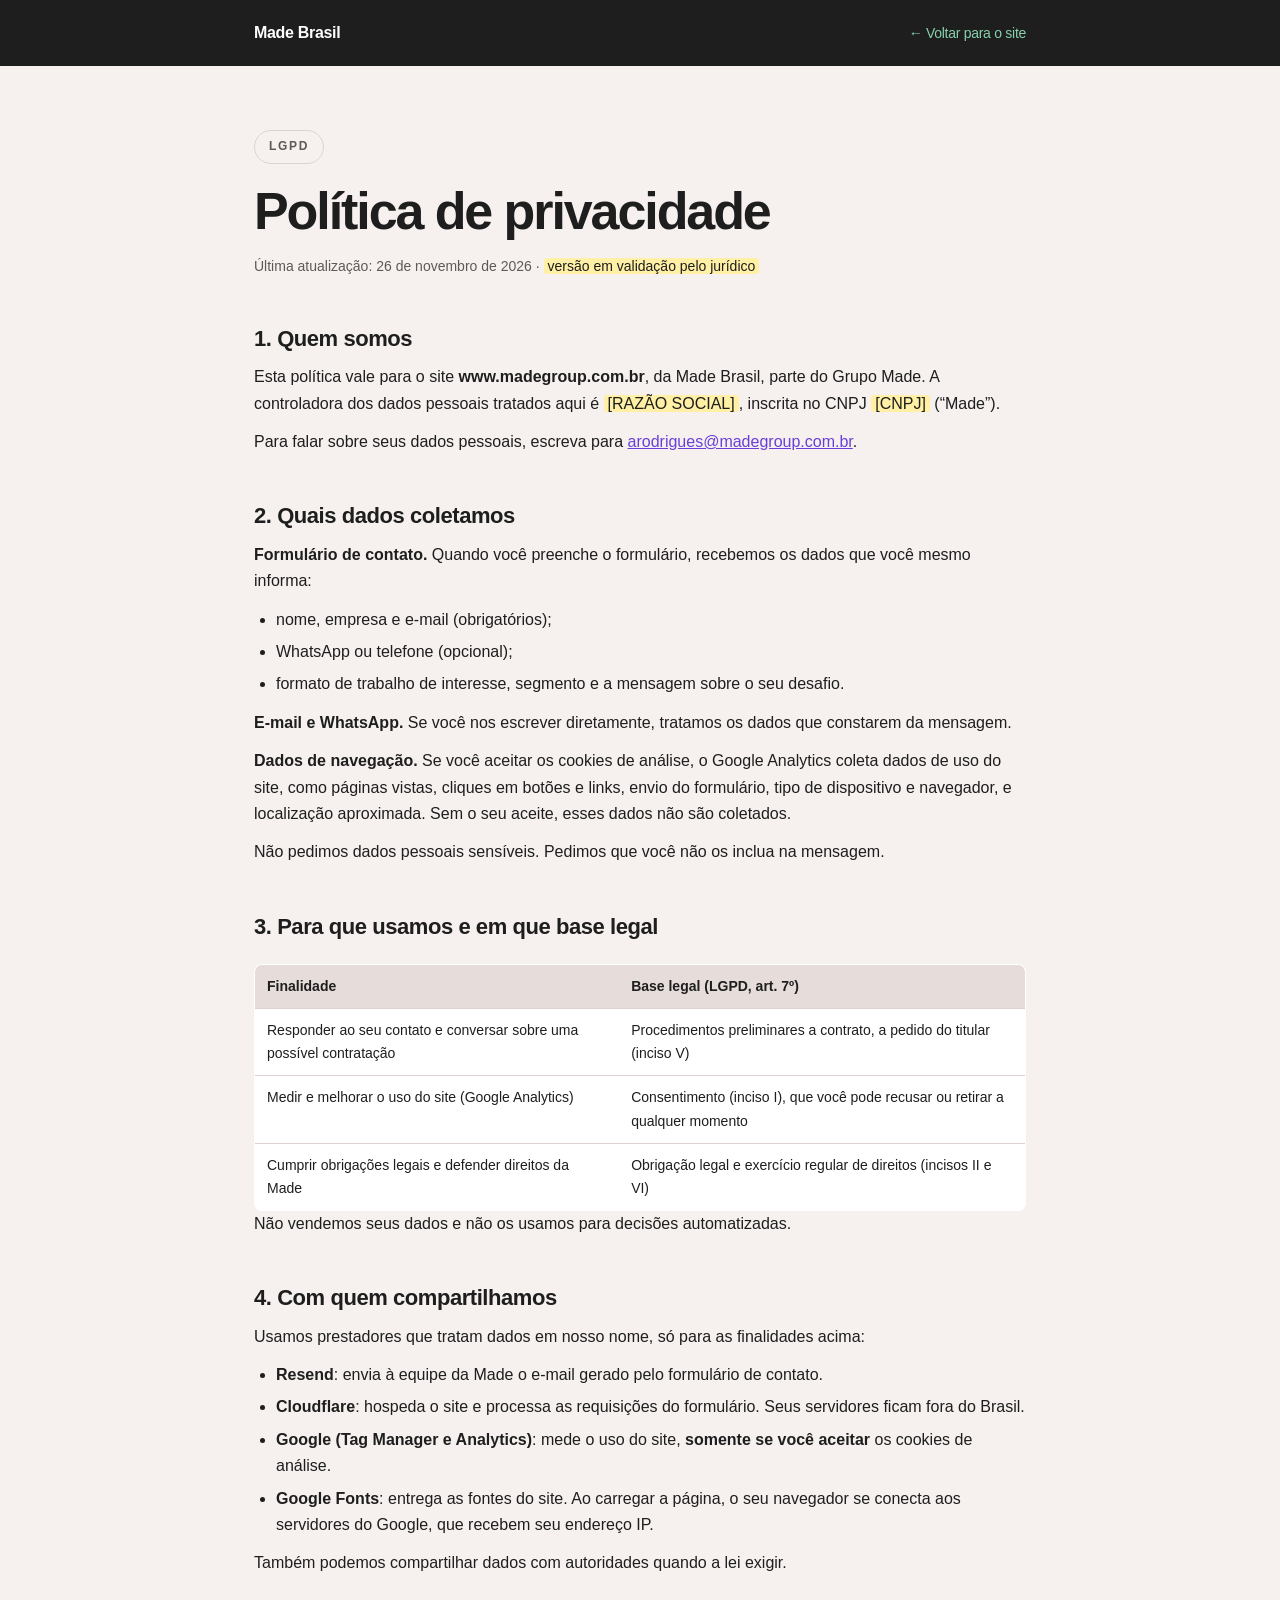
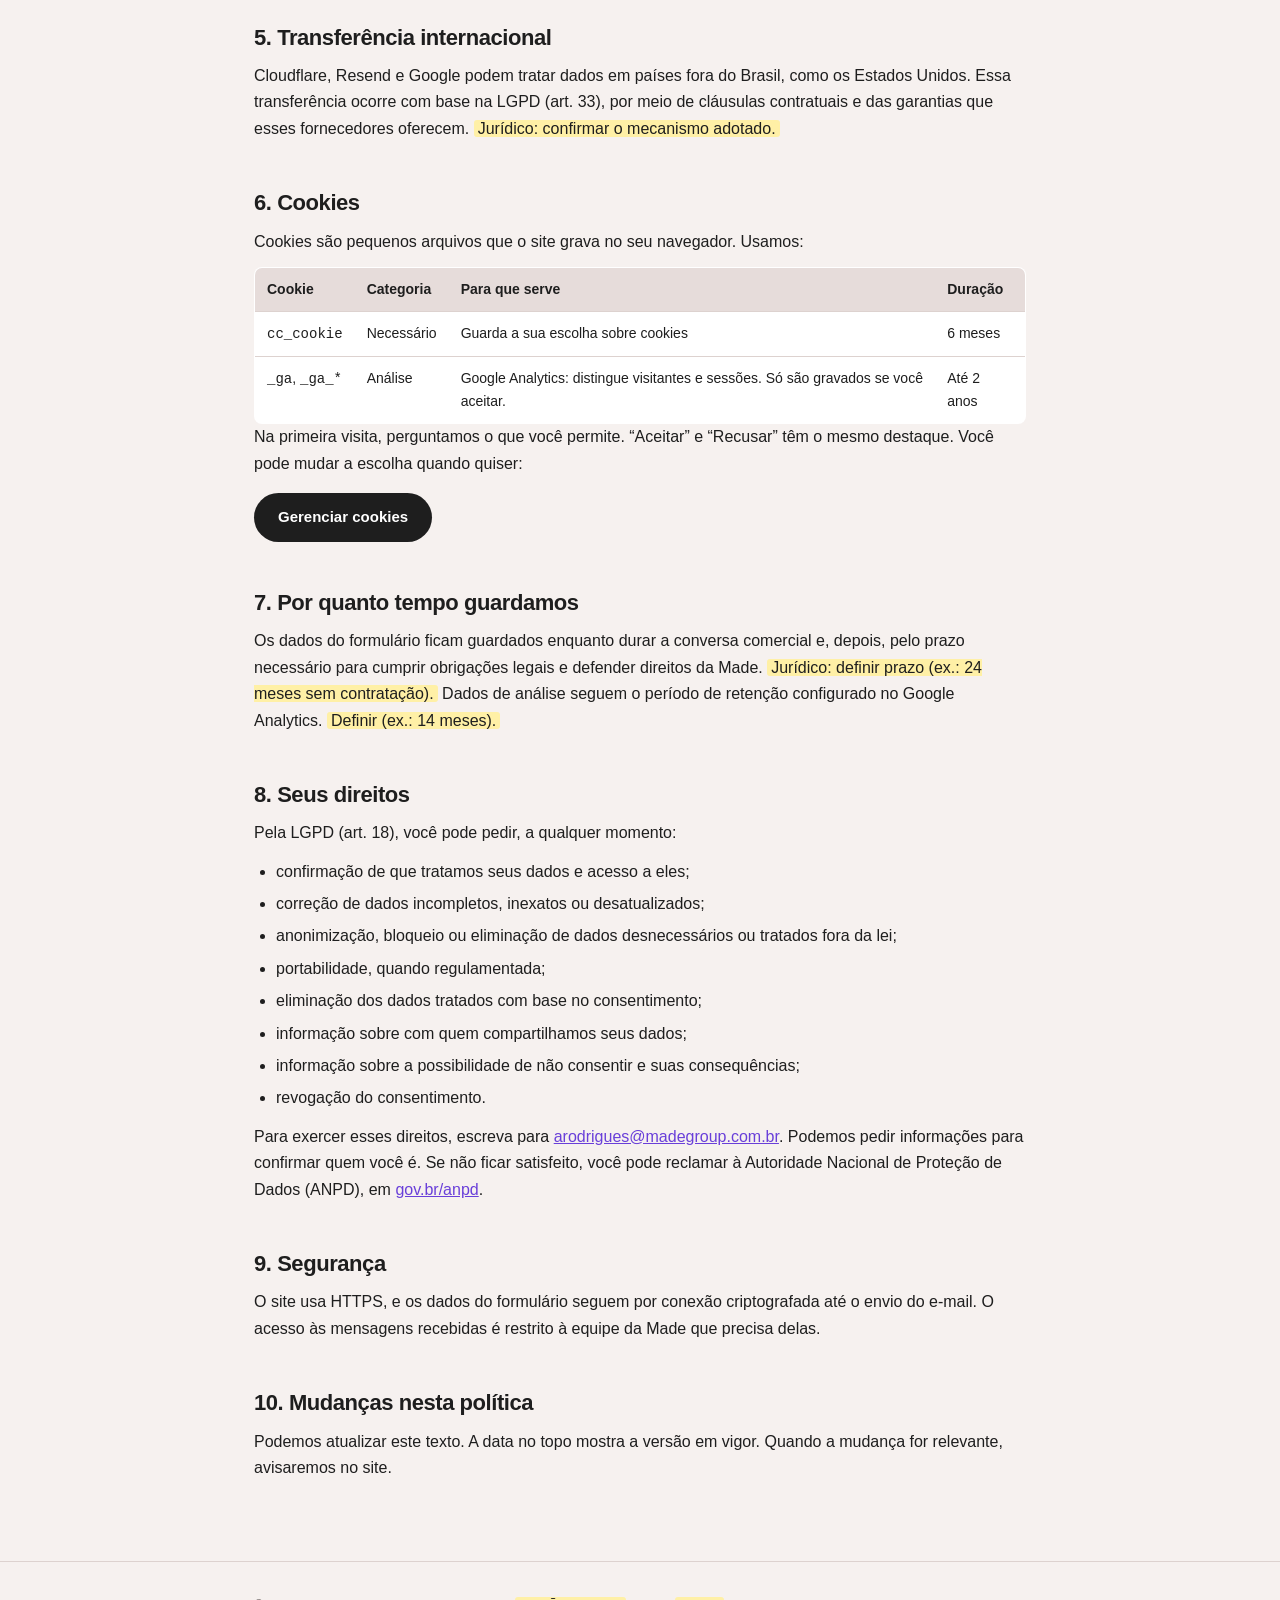
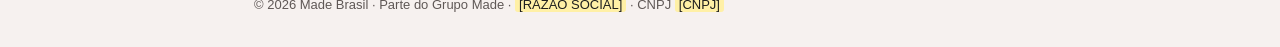
<file: privacidade.html>
<!DOCTYPE html>
<html lang="pt-BR">
<head>
<meta charset="UTF-8">
<meta name="viewport" content="width=device-width, initial-scale=1">
<title>Política de privacidade — Made Brasil</title>
<meta name="description" content="Como a Made Brasil trata dados pessoais: o que coletamos, para quê, com quem compartilhamos e como exercer seus direitos (LGPD).">
<link rel="canonical" href="https://www.madegroup.com.br/privacidade.html">
<meta name="theme-color" content="#1e1e1e">
<link rel="icon" href="/favicon.svg" type="image/svg+xml">
<link rel="apple-touch-icon" href="/apple-touch-icon.png">
<script>
window.dataLayer=window.dataLayer||[];function gtag(){dataLayer.push(arguments)}
gtag('consent','default',{analytics_storage:'denied',ad_storage:'denied',ad_user_data:'denied',ad_personalization:'denied',wait_for_update:500});
</script>
<link rel="stylesheet" href="/vendor/cookieconsent/cookieconsent.css">
<link rel="stylesheet" href="/consent.css">
<style>
  :root{--ink:#1e1e1e;--bone:#e6dcda;--paper:#f6f1ef;--violet:#693fd9;--mint:#88d1ad;--coral:#d85b4f;--gray:#5f5856;--line:#ddd2cf}
  *{box-sizing:border-box;margin:0;padding:0}
  body{font-family:Inter,-apple-system,BlinkMacSystemFont,"Helvetica Neue",sans-serif;background:var(--paper);color:var(--ink);-webkit-font-smoothing:antialiased;line-height:1.65}
  a{color:var(--violet)}
  a:focus-visible,button:focus-visible{outline:2px solid var(--violet);outline-offset:3px}
  header{background:var(--ink);color:#fff;padding:20px 0}
  .wrap{width:100%;max-width:820px;margin:0 auto;padding:0 24px}
  header .wrap{display:flex;justify-content:space-between;align-items:center;gap:16px;flex-wrap:wrap}
  header a{color:#fff;text-decoration:none;font-weight:700;letter-spacing:-.02em}
  header a.back{font-weight:500;font-size:14px;color:var(--mint)}
  main{padding:64px 0 80px}
  .kicker{display:inline-block;font-size:12px;font-weight:600;letter-spacing:.14em;text-transform:uppercase;color:var(--gray);border:1px solid var(--line);border-radius:980px;padding:6px 14px;margin-bottom:20px}
  h1{font-size:clamp(32px,6vw,52px);letter-spacing:-.04em;line-height:1.05;font-weight:800}
  .meta{margin-top:16px;color:var(--gray);font-size:14px}
  h2{font-size:22px;letter-spacing:-.02em;margin:48px 0 12px;line-height:1.2}
  p,li{font-size:16px}
  p+p,p+ul,ul+p{margin-top:12px}
  ul{padding-left:22px}
  li+li{margin-top:6px}
  mark{background:#fff0a6;color:var(--ink);padding:0 4px;border-radius:3px}
  table{width:100%;border-collapse:collapse;margin-top:12px;font-size:14px;background:#fff;border:1px solid var(--line);border-radius:8px;overflow:hidden}
  th,td{text-align:left;padding:10px 12px;border-bottom:1px solid var(--line);vertical-align:top}
  th{background:var(--bone);font-weight:600}
  .tbl{overflow-x:auto}
  .btn{display:inline-block;margin-top:16px;padding:12px 24px;border-radius:980px;border:0;background:var(--ink);color:#fff;font:inherit;font-size:15px;font-weight:600;cursor:pointer}
  .btn:hover{background:var(--violet)}
  footer{border-top:1px solid var(--line);padding:32px 0;font-size:13px;color:var(--gray)}
</style>
</head>
<body>
<header>
  <div class="wrap">
    <a href="/">Made Brasil</a>
    <a class="back" href="/">← Voltar para o site</a>
  </div>
</header>

<main>
  <div class="wrap">
    <span class="kicker">LGPD</span>
    <h1>Política de privacidade</h1>
    <p class="meta">Última atualização: 26 de novembro de 2026 · <mark>versão em validação pelo jurídico</mark></p>

    <h2>1. Quem somos</h2>
    <p>Esta política vale para o site <b>www.madegroup.com.br</b>, da Made Brasil, parte do Grupo Made. A controladora dos dados pessoais tratados aqui é <mark>[RAZÃO SOCIAL]</mark>, inscrita no CNPJ <mark>[CNPJ]</mark> (&ldquo;Made&rdquo;).</p>
    <p>Para falar sobre seus dados pessoais, escreva para <a href="mailto:arodrigues@madegroup.com.br?subject=Privacidade%20e%20LGPD">arodrigues@madegroup.com.br</a>.</p>

    <h2>2. Quais dados coletamos</h2>
    <p><b>Formulário de contato.</b> Quando você preenche o formulário, recebemos os dados que você mesmo informa:</p>
    <ul>
      <li>nome, empresa e e-mail (obrigatórios);</li>
      <li>WhatsApp ou telefone (opcional);</li>
      <li>formato de trabalho de interesse, segmento e a mensagem sobre o seu desafio.</li>
    </ul>
    <p><b>E-mail e WhatsApp.</b> Se você nos escrever diretamente, tratamos os dados que constarem da mensagem.</p>
    <p><b>Dados de navegação.</b> Se você aceitar os cookies de análise, o Google Analytics coleta dados de uso do site, como páginas vistas, cliques em botões e links, envio do formulário, tipo de dispositivo e navegador, e localização aproximada. Sem o seu aceite, esses dados não são coletados.</p>
    <p>Não pedimos dados pessoais sensíveis. Pedimos que você não os inclua na mensagem.</p>

    <h2>3. Para que usamos e em que base legal</h2>
    <div class="tbl"><table>
      <thead><tr><th>Finalidade</th><th>Base legal (LGPD, art. 7º)</th></tr></thead>
      <tbody>
        <tr><td>Responder ao seu contato e conversar sobre uma possível contratação</td><td>Procedimentos preliminares a contrato, a pedido do titular (inciso V)</td></tr>
        <tr><td>Medir e melhorar o uso do site (Google Analytics)</td><td>Consentimento (inciso I), que você pode recusar ou retirar a qualquer momento</td></tr>
        <tr><td>Cumprir obrigações legais e defender direitos da Made</td><td>Obrigação legal e exercício regular de direitos (incisos II e VI)</td></tr>
      </tbody>
    </table></div>
    <p>Não vendemos seus dados e não os usamos para decisões automatizadas.</p>

    <h2>4. Com quem compartilhamos</h2>
    <p>Usamos prestadores que tratam dados em nosso nome, só para as finalidades acima:</p>
    <ul>
      <li><b>Resend</b>: envia à equipe da Made o e-mail gerado pelo formulário de contato.</li>
      <li><b>Cloudflare</b>: hospeda o site e processa as requisições do formulário. Seus servidores ficam fora do Brasil.</li>
      <li><b>Google (Tag Manager e Analytics)</b>: mede o uso do site, <b>somente se você aceitar</b> os cookies de análise.</li>
      <li><b>Google Fonts</b>: entrega as fontes do site. Ao carregar a página, o seu navegador se conecta aos servidores do Google, que recebem seu endereço IP.</li>
    </ul>
    <p>Também podemos compartilhar dados com autoridades quando a lei exigir.</p>

    <h2>5. Transferência internacional</h2>
    <p>Cloudflare, Resend e Google podem tratar dados em países fora do Brasil, como os Estados Unidos. Essa transferência ocorre com base na LGPD (art. 33), por meio de cláusulas contratuais e das garantias que esses fornecedores oferecem. <mark>Jurídico: confirmar o mecanismo adotado.</mark></p>

    <h2>6. Cookies</h2>
    <p>Cookies são pequenos arquivos que o site grava no seu navegador. Usamos:</p>
    <div class="tbl"><table>
      <thead><tr><th>Cookie</th><th>Categoria</th><th>Para que serve</th><th>Duração</th></tr></thead>
      <tbody>
        <tr><td><code>cc_cookie</code></td><td>Necessário</td><td>Guarda a sua escolha sobre cookies</td><td>6 meses</td></tr>
        <tr><td><code>_ga</code>, <code>_ga_*</code></td><td>Análise</td><td>Google Analytics: distingue visitantes e sessões. Só são gravados se você aceitar.</td><td>Até 2 anos</td></tr>
      </tbody>
    </table></div>
    <p>Na primeira visita, perguntamos o que você permite. &ldquo;Aceitar&rdquo; e &ldquo;Recusar&rdquo; têm o mesmo destaque. Você pode mudar a escolha quando quiser:</p>
    <button type="button" class="btn" data-cc="show-preferencesModal">Gerenciar cookies</button>

    <h2>7. Por quanto tempo guardamos</h2>
    <p>Os dados do formulário ficam guardados enquanto durar a conversa comercial e, depois, pelo prazo necessário para cumprir obrigações legais e defender direitos da Made. <mark>Jurídico: definir prazo (ex.: 24 meses sem contratação).</mark> Dados de análise seguem o período de retenção configurado no Google Analytics. <mark>Definir (ex.: 14 meses).</mark></p>

    <h2>8. Seus direitos</h2>
    <p>Pela LGPD (art. 18), você pode pedir, a qualquer momento:</p>
    <ul>
      <li>confirmação de que tratamos seus dados e acesso a eles;</li>
      <li>correção de dados incompletos, inexatos ou desatualizados;</li>
      <li>anonimização, bloqueio ou eliminação de dados desnecessários ou tratados fora da lei;</li>
      <li>portabilidade, quando regulamentada;</li>
      <li>eliminação dos dados tratados com base no consentimento;</li>
      <li>informação sobre com quem compartilhamos seus dados;</li>
      <li>informação sobre a possibilidade de não consentir e suas consequências;</li>
      <li>revogação do consentimento.</li>
    </ul>
    <p>Para exercer esses direitos, escreva para <a href="mailto:arodrigues@madegroup.com.br?subject=Direitos%20do%20titular%20(LGPD)">arodrigues@madegroup.com.br</a>. Podemos pedir informações para confirmar quem você é. Se não ficar satisfeito, você pode reclamar à Autoridade Nacional de Proteção de Dados (ANPD), em <a href="https://www.gov.br/anpd" rel="noopener">gov.br/anpd</a>.</p>

    <h2>9. Segurança</h2>
    <p>O site usa HTTPS, e os dados do formulário seguem por conexão criptografada até o envio do e-mail. O acesso às mensagens recebidas é restrito à equipe da Made que precisa delas.</p>

    <h2>10. Mudanças nesta política</h2>
    <p>Podemos atualizar este texto. A data no topo mostra a versão em vigor. Quando a mudança for relevante, avisaremos no site.</p>
  </div>
</main>

<footer>
  <div class="wrap">© 2026 Made Brasil · Parte do Grupo Made · <mark>[RAZÃO SOCIAL]</mark> · CNPJ <mark>[CNPJ]</mark></div>
</footer>

<script defer src="/vendor/cookieconsent/cookieconsent.umd.js"></script>
<script defer src="/consent.js"></script>
</body>
</html>
</file>
<file: vendor/cookieconsent/cookieconsent.css>
#cc-main{background:transparent;color:var(--cc-primary-color);font-family:var(--cc-font-family);font-size:16px;font-weight:400;-webkit-font-smoothing:antialiased;-moz-osx-font-smoothing:grayscale;line-height:1.15;position:relative;text-rendering:optimizeLegibility;-webkit-text-size-adjust:100%;position:fixed;z-index:var(--cc-z-index)}#cc-main :after,#cc-main :before,#cc-main a,#cc-main button,#cc-main div,#cc-main h2,#cc-main input,#cc-main p,#cc-main span{all:unset;box-sizing:border-box}#cc-main .pm__badge,#cc-main button{all:initial;box-sizing:border-box;color:unset;visibility:unset}#cc-main .pm__badge,#cc-main a,#cc-main button,#cc-main input{-webkit-appearance:none;appearance:none;cursor:pointer;font-family:inherit;font-size:100%;line-height:normal;margin:0;outline:revert;outline-offset:2px;overflow:hidden}#cc-main table,#cc-main tbody,#cc-main td,#cc-main th,#cc-main thead,#cc-main tr{all:revert;color:inherit;font-family:inherit;font-size:inherit;font-weight:inherit}:root{--cc-font-family:-apple-system,BlinkMacSystemFont,"Segoe UI",Roboto,Helvetica,Arial,sans-serif,"Apple Color Emoji","Segoe UI Emoji","Segoe UI Symbol";--cc-modal-border-radius:.5rem;--cc-btn-border-radius:.4rem;--cc-modal-transition-duration:.25s;--cc-link-color:var(--cc-btn-primary-bg);--cc-modal-margin:1rem;--cc-z-index:2147483647;--cc-bg:#fff;--cc-primary-color:#2c2f31;--cc-secondary-color:#5e6266;--cc-btn-primary-bg:#30363c;--cc-btn-primary-color:#fff;--cc-btn-primary-border-color:var(--cc-btn-primary-bg);--cc-btn-primary-hover-bg:#000;--cc-btn-primary-hover-color:#fff;--cc-btn-primary-hover-border-color:var(--cc-btn-primary-hover-bg);--cc-btn-secondary-bg:#eaeff2;--cc-btn-secondary-color:var(--cc-primary-color);--cc-btn-secondary-border-color:var(--cc-btn-secondary-bg);--cc-btn-secondary-hover-bg:#d4dae0;--cc-btn-secondary-hover-color:#000;--cc-btn-secondary-hover-border-color:#d4dae0;--cc-separator-border-color:#f0f4f7;--cc-toggle-on-bg:var(--cc-btn-primary-bg);--cc-toggle-off-bg:#667481;--cc-toggle-on-knob-bg:#fff;--cc-toggle-off-knob-bg:var(--cc-toggle-on-knob-bg);--cc-toggle-enabled-icon-color:var(--cc-bg);--cc-toggle-disabled-icon-color:var(--cc-bg);--cc-toggle-readonly-bg:#d5dee2;--cc-toggle-readonly-knob-bg:#fff;--cc-toggle-readonly-knob-icon-color:var(--cc-toggle-readonly-bg);--cc-section-category-border:var(--cc-cookie-category-block-bg);--cc-cookie-category-block-bg:#f0f4f7;--cc-cookie-category-block-border:#f0f4f7;--cc-cookie-category-block-hover-bg:#e9eff4;--cc-cookie-category-block-hover-border:#e9eff4;--cc-cookie-category-expanded-block-bg:transparent;--cc-cookie-category-expanded-block-hover-bg:#dee4e9;--cc-overlay-bg:rgba(0,0,0,.65);--cc-webkit-scrollbar-bg:var(--cc-section-category-border);--cc-webkit-scrollbar-hover-bg:var(--cc-btn-primary-hover-bg);--cc-footer-bg:var(--cc-btn-secondary-bg);--cc-footer-color:var(--cc-secondary-color);--cc-footer-border-color:#e4eaed;--cc-pm-toggle-border-radius:4em}#cc-main.cc--rtl{direction:rtl}#cc-main .cm__title,#cc-main a,#cc-main b,#cc-main em,#cc-main strong{font-weight:600}#cc-main button>span{pointer-events:none}#cc-main .cc__link,#cc-main a{background-image:linear-gradient(currentColor,currentColor);background-position:0 100%;background-repeat:no-repeat;background-size:0 1px;font-weight:600;position:relative;transition:background-size .25s,color .25s ease}#cc-main .cc__link:hover,#cc-main a:hover{background-size:100% 1px;color:var(--cc-primary-color)}#cc-main .cc__link{color:var(--cc-link-color)}#cc-main .cm__desc,#cc-main .pm__body{overscroll-behavior:auto contain;scrollbar-width:thin}@media screen and (min-width:640px){#cc-main ::-webkit-scrollbar,#cc-main ::-webkit-scrollbar-thumb,#cc-main ::-webkit-scrollbar-track{all:revert}#cc-main ::-webkit-scrollbar-thumb{-webkit-background-clip:padding-box;background-clip:padding-box;background:var(--cc-toggle-readonly-bg);border:.25rem solid var(--cc-bg);border-radius:1rem}#cc-main ::-webkit-scrollbar-thumb:hover{background:var(--cc-toggle-off-bg)}#cc-main ::-webkit-scrollbar{background:transparent;width:12px}}html.disable--interaction.show--consent,html.disable--interaction.show--consent body{height:auto!important;overflow:hidden!important}@media (prefers-reduced-motion){#cc-main{--cc-modal-transition-duration:0s}}.cc--darkmode{--cc-bg:#161a1c;--cc-primary-color:#ebf3f6;--cc-secondary-color:#aebbc5;--cc-btn-primary-bg:#c2d0e0;--cc-btn-primary-color:var(--cc-bg);--cc-btn-primary-border-color:var(--cc-btn-primary-bg);--cc-btn-primary-hover-bg:#98a7b6;--cc-btn-primary-hover-color:#000;--cc-btn-primary-hover-border-color:var(--cc-btn-primary-hover-bg);--cc-btn-secondary-bg:#242c31;--cc-btn-secondary-color:var(--cc-primary-color);--cc-btn-secondary-border-color:var(--cc-btn-secondary-bg);--cc-btn-secondary-hover-bg:#353d43;--cc-btn-secondary-hover-color:#fff;--cc-btn-secondary-hover-border-color:var(--cc-btn-secondary-hover-bg);--cc-separator-border-color:#222a30;--cc-toggle-on-bg:var(--cc-btn-primary-bg);--cc-toggle-off-bg:#525f6b;--cc-toggle-on-knob-bg:var(--cc-btn-primary-color);--cc-toggle-off-knob-bg:var(--cc-btn-primary-color);--cc-toggle-enabled-icon-color:var(--cc-btn-primary-color);--cc-toggle-disabled-icon-color:var(--cc-btn-primary-color);--cc-toggle-readonly-bg:#343e45;--cc-toggle-readonly-knob-bg:#5f6b72;--cc-toggle-readonly-knob-icon-color:var(--cc-toggle-readonly-bg);--cc-section-category-border:#1e2428;--cc-cookie-category-block-bg:#1e2428;--cc-cookie-category-block-border:var(--cc-section-category-border);--cc-cookie-category-block-hover-bg:#242c31;--cc-cookie-category-block-hover-border:#232a2f;--cc-cookie-category-expanded-block-bg:transparent;--cc-cookie-category-expanded-block-hover-bg:var(--cc-toggle-readonly-bg);--cc-overlay-bg:rgba(0,0,0,.65);--cc-webkit-scrollbar-bg:var(--cc-section-category-border);--cc-webkit-scrollbar-hover-bg:var(--cc-btn-primary-hover-bg);--cc-footer-bg:#0c0e0f;--cc-footer-color:var(--cc-secondary-color);--cc-footer-border-color:#060809}.cc--darkmode #cc-main{color-scheme:dark}#cc-main .cm{background:var(--cc-bg);border-radius:var(--cc-modal-border-radius);box-shadow:0 .625em 1.875em rgba(0,0,2,.3);display:flex;flex-direction:column;max-width:24rem;opacity:0;overflow:hidden;position:fixed;transform:translateY(1.6em);visibility:hidden;z-index:1}#cc-main .cm--top{top:var(--cc-modal-margin)}#cc-main .cm--middle{top:50%;transform:translateY(calc(-50% + 1.6em))}#cc-main .cm--bottom{bottom:var(--cc-modal-margin)}#cc-main .cm--center{left:var(--cc-modal-margin);margin:0 auto;right:var(--cc-modal-margin);width:unset}#cc-main .cm--left{left:var(--cc-modal-margin);margin-right:var(--cc-modal-margin)}#cc-main .cm--right{margin-left:var(--cc-modal-margin);right:var(--cc-modal-margin)}#cc-main .cm__body{display:flex;flex-direction:column;justify-content:space-between;position:relative}#cc-main .cm__btns,#cc-main .cm__links{padding:1rem 1.3rem;width:unset}#cc-main .cm__texts{display:flex;flex:1;flex-direction:column;justify-content:center;padding:1rem 0 0}#cc-main .cm__desc,#cc-main .cm__title{padding:0 1.3rem}#cc-main .cm__title{font-size:1.05em}#cc-main .cm__title+.cm__desc{margin-top:1.1em}#cc-main .cm__desc{color:var(--cc-secondary-color);font-size:.9em;line-height:1.5;max-height:40vh;overflow-x:visible;overflow-y:auto;padding-bottom:1em}#cc-main .cm__btns{border-top:1px solid var(--cc-separator-border-color);display:flex;flex-direction:column;justify-content:center}#cc-main .cm__btn-group{display:grid;grid-auto-columns:minmax(0,1fr)}#cc-main .cm__btn+.cm__btn,#cc-main .cm__btn-group+.cm__btn-group{margin-top:.375rem}#cc-main .cm--flip .cm__btn+.cm__btn,#cc-main .cm--flip .cm__btn-group+.cm__btn-group{margin-bottom:.375rem;margin-top:0}#cc-main .cm--inline .cm__btn+.cm__btn{margin-left:.375rem;margin-top:0}#cc-main .cm--inline.cm--flip .cm__btn+.cm__btn{margin-bottom:0;margin-left:0;margin-right:.375rem}#cc-main .cm--inline.cm--flip .cm__btn-group+.cm__btn-group{margin-bottom:.375rem;margin-right:0}#cc-main .cm--wide .cm__btn+.cm__btn,#cc-main .cm--wide .cm__btn-group+.cm__btn-group{margin-left:.375rem;margin-top:0}#cc-main .cm--wide.cm--flip .cm__btn+.cm__btn,#cc-main .cm--wide.cm--flip .cm__btn-group+.cm__btn-group{margin-bottom:0;margin-right:.375rem}#cc-main .cm--bar:not(.cm--inline) .cm__btn-group--uneven,#cc-main .cm--wide .cm__btn-group--uneven{display:flex;flex:1;justify-content:space-between}#cc-main .cm--bar:not(.cm--inline).cm--flip .cm__btn-group--uneven,#cc-main .cm--wide.cm--flip .cm__btn-group--uneven{flex-direction:row-reverse}#cc-main .cm__btn{background:var(--cc-btn-primary-bg);border:1px solid var(--cc-btn-primary-border-color);border-radius:var(--cc-btn-border-radius);color:var(--cc-btn-primary-color);font-size:.82em;font-weight:600;min-height:42px;padding:.5em 1em;text-align:center}#cc-main .cm__btn:hover{background:var(--cc-btn-primary-hover-bg);border-color:var(--cc-btn-primary-hover-border-color);color:var(--cc-btn-primary-hover-color)}#cc-main .cm__btn--secondary{background:var(--cc-btn-secondary-bg);border-color:var(--cc-btn-secondary-border-color);color:var(--cc-btn-secondary-color)}#cc-main .cm__btn--secondary:hover{background:var(--cc-btn-secondary-hover-bg);border-color:var(--cc-btn-secondary-hover-border-color);color:var(--cc-btn-secondary-hover-color)}#cc-main .cm__btn--close{border-radius:0;border-bottom-left-radius:var(--cc-btn-border-radius);border-right:none;border-top:none;display:none;font-size:1em;height:42px;min-width:auto!important;overflow:hidden;padding:0!important;position:absolute;right:0;top:0;width:42px}#cc-main .cm__btn--close svg{stroke:var(--cc-btn-primary-color);transform:scale(.5);transition:stroke .15s ease}#cc-main .cm__btn--close:hover svg{stroke:var(--cc-btn-primary-hover-color)}#cc-main .cm__btn--close.cm__btn--secondary svg{stroke:var(--cc-btn-secondary-color)}#cc-main .cm__btn--close.cm__btn--secondary:hover svg{stroke:var(--cc-btn-secondary-hover-color)}#cc-main .cm__btn--close+.cm__texts .cm__title{padding-right:3rem}#cc-main .cm--inline .cm__btn-group{grid-auto-flow:column}#cc-main .cm__footer{background:var(--cc-footer-bg);border-top:1px solid var(--cc-footer-border-color);color:var(--cc-footer-color);padding:.4em 0 .5em}#cc-main .cm__links{display:flex;flex-direction:row;padding-bottom:0;padding-top:0}#cc-main .cm__link-group{display:flex;flex-direction:row;font-size:.8em;width:100%}#cc-main .cm__link-group>*+*{margin-left:1.3rem}#cc-main .cm--flip .cm__btn:last-child{grid-row:1}#cc-main .cm--inline.cm--flip .cm__btn:last-child{grid-column:1}#cc-main .cm--box .cm__btn--close{display:block}#cc-main .cm--box.cm--flip .cm__btns{flex-direction:column-reverse}#cc-main .cm--box.cm--wide{max-width:36em}#cc-main .cm--box.cm--wide .cm__btns{flex-direction:row;justify-content:space-between}#cc-main .cm--box.cm--wide .cm__btn-group{grid-auto-flow:column}#cc-main .cm--box.cm--wide .cm__btn{min-width:120px;padding-left:1.8em;padding-right:1.8em}#cc-main .cm--box.cm--wide.cm--flip .cm__btns{flex-direction:row-reverse}#cc-main .cm--box.cm--wide.cm--flip .cm__btn:last-child{grid-column:1}#cc-main .cm--cloud{max-width:54em;width:unset}#cc-main .cm--cloud .cm__body{flex-direction:row}#cc-main .cm--cloud .cm__texts{flex:1}#cc-main .cm--cloud .cm__desc{max-height:9.4em}#cc-main .cm--cloud .cm__btns{border-left:1px solid var(--cc-separator-border-color);border-top:none;max-width:23em}#cc-main .cm--cloud .cm__btn-group{flex-direction:column}#cc-main .cm--cloud .cm__btn{min-width:19em}#cc-main .cm--cloud.cm--flip .cm__btn-group,#cc-main .cm--cloud.cm--flip .cm__btns{flex-direction:column-reverse}#cc-main .cm--cloud.cm--inline .cm__btn-group{flex-direction:row}#cc-main .cm--cloud.cm--inline .cm__btn{min-width:10em}#cc-main .cm--cloud.cm--inline.cm--flip .cm__btn-group{flex-direction:row-reverse}#cc-main .cm--bar{border-radius:0;left:0;margin:0;max-width:unset;opacity:1;right:0;transform:translateY(0);width:100vw;--cc-modal-transition-duration:.35s}#cc-main .cm--bar.cm--top{top:0;transform:translateY(-100%)}#cc-main .cm--bar.cm--bottom{bottom:0;transform:translateY(100%)}#cc-main .cm--bar .cm__body,#cc-main .cm--bar .cm__links{margin:0 auto;max-width:55em;width:100%}#cc-main .cm--bar .cm__body{padding:.5em 0 .9em}#cc-main .cm--bar .cm__btns{border-top:none;flex-direction:row;justify-content:space-between}#cc-main .cm--bar .cm__btn-group{grid-auto-flow:column}#cc-main .cm--bar:not(.cm--inline) .cm__btn+.cm__btn,#cc-main .cm--bar:not(.cm--inline) .cm__btn-group+.cm__btn-group{margin-left:.375rem;margin-top:0}#cc-main .cm--bar .cm__btn{min-width:120px;padding-left:2em;padding-right:2em}#cc-main .cm--bar.cm--flip:not(.cm--inline) .cm__btn+.cm__btn,#cc-main .cm--bar.cm--flip:not(.cm--inline) .cm__btn-group+.cm__btn-group{margin-bottom:0;margin-left:0;margin-right:.375rem}#cc-main .cm--bar.cm--flip .cm__btns{flex-direction:row-reverse}#cc-main .cm--bar.cm--flip .cm__btn:last-child{grid-column:1}#cc-main .cm--bar.cm--inline .cm__body,#cc-main .cm--bar.cm--inline .cm__links{max-width:74em}#cc-main .cm--bar.cm--inline .cm__body{flex-direction:row;padding:0}#cc-main .cm--bar.cm--inline .cm__btns{flex-direction:column;justify-content:center;max-width:23em}#cc-main .cm--bar.cm--inline.cm--flip .cm__btns{flex-direction:column-reverse}#cc-main .cc--anim .cm,#cc-main .cc--anim.cm-wrapper:before{transition:opacity var(--cc-modal-transition-duration) ease,visibility var(--cc-modal-transition-duration) ease,transform var(--cc-modal-transition-duration) ease}#cc-main .cc--anim .cm__btn,#cc-main .cc--anim .cm__close{transition:background-color .15s ease,border-color .15s ease,color .15s ease}.disable--interaction #cc-main .cm-wrapper:before{background:var(--cc-overlay-bg);bottom:0;content:"";left:0;opacity:0;position:fixed;right:0;top:0;visibility:hidden;z-index:0}.show--consent #cc-main .cc--anim .cm{opacity:1;transform:translateY(0);visibility:visible!important}.show--consent #cc-main .cc--anim .cm--middle{transform:translateY(-50%)}.show--consent #cc-main .cc--anim .cm--bar{transform:translateY(0)}.show--consent #cc-main .cc--anim.cm-wrapper:before{opacity:1;visibility:visible}#cc-main.cc--rtl .cm__btn--close{border-bottom-left-radius:unset;border-bottom-right-radius:var(--cc-btn-border-radius);left:0;right:unset}#cc-main.cc--rtl .cm__btn--close+.cm__texts .cm__title{padding-left:3rem!important;padding-right:1.3rem}#cc-main.cc--rtl .cm--inline .cm__btn+.cm__btn{margin-left:0;margin-right:.375rem}#cc-main.cc--rtl .cm--inline.cm--flip .cm__btn+.cm__btn{margin-left:.375rem;margin-right:0}#cc-main.cc--rtl .cm:not(.cm--inline).cm--bar .cm__btn+.cm__btn,#cc-main.cc--rtl .cm:not(.cm--inline).cm--bar .cm__btn-group+.cm__btn-group,#cc-main.cc--rtl .cm:not(.cm--inline).cm--wide .cm__btn+.cm__btn,#cc-main.cc--rtl .cm:not(.cm--inline).cm--wide .cm__btn-group+.cm__btn-group{margin-left:0;margin-right:.375rem}#cc-main.cc--rtl .cm:not(.cm--inline).cm--bar.cm--flip .cm__btn+.cm__btn,#cc-main.cc--rtl .cm:not(.cm--inline).cm--wide.cm--flip .cm__btn+.cm__btn{margin-left:.375rem;margin-right:0}#cc-main.cc--rtl .cm__link-group>*+*{margin-left:0;margin-right:1.3rem}@media screen and (max-width:640px){#cc-main{--cc-modal-margin:.5em}#cc-main .cm{max-width:none!important;width:auto!important}#cc-main .cm__body{flex-direction:column!important;padding:0!important}#cc-main .cm__btns,#cc-main .cm__desc,#cc-main .cm__links,#cc-main .cm__title{padding-left:1.1rem!important;padding-right:1.1rem!important}#cc-main .cm__btns{border-left:none!important;border-top:1px solid var(--cc-separator-border-color)!important;flex-direction:column!important;max-width:none!important;min-width:auto!important}#cc-main .cm__btn+.cm__btn,#cc-main .cm__btn-group+.cm__btn-group{margin:.375rem 0 0!important}#cc-main .cm--flip .cm__btn+.cm__btn,#cc-main .cm--flip .cm__btn-group+.cm__btn-group{margin-bottom:.375rem!important;margin-top:0!important}#cc-main .cm__btn-group{display:flex!important;flex-direction:column!important;min-width:auto!important}#cc-main .cm__btn{flex:auto!important}#cc-main .cm__link-group{justify-content:center!important}#cc-main .cm--flip .cm__btn-group,#cc-main .cm--flip .cm__btns{flex-direction:column-reverse!important}}#cc-main .pm-wrapper{position:relative;z-index:2}#cc-main .pm{background:var(--cc-bg);border-radius:var(--cc-modal-border-radius);box-shadow:0 .625em 1.875em rgba(0,0,2,.3);display:flex;flex-direction:column;opacity:0;overflow:hidden;position:fixed;visibility:hidden;width:100%;width:unset;z-index:1}#cc-main svg{fill:none;width:100%}#cc-main .pm__body,#cc-main .pm__footer,#cc-main .pm__header{padding:1em 1.4em}#cc-main .pm__header{align-items:center;border-bottom:1px solid var(--cc-separator-border-color);display:flex;justify-content:space-between}#cc-main .pm__title{align-items:center;display:flex;flex:1;font-weight:600;margin-right:2em}#cc-main .pm__close-btn{background:var(--cc-btn-secondary-bg);border:1px solid var(--cc-btn-secondary-border-color);border-radius:var(--cc-btn-border-radius);height:40px;position:relative;transition:all .15s ease;width:40px}#cc-main .pm__close-btn span{display:flex;height:100%;width:100%}#cc-main .pm__close-btn svg{stroke:var(--cc-btn-secondary-color);transform:scale(.5);transition:stroke .15s ease}#cc-main .pm__close-btn:hover{background:var(--cc-btn-secondary-hover-bg);border-color:var(--cc-btn-secondary-hover-border-color)}#cc-main .pm__close-btn:hover svg{stroke:var(--cc-btn-secondary-hover-color)}#cc-main .pm__body{flex:1;overflow-y:auto;overflow-y:overlay}#cc-main .pm__section,#cc-main .pm__section--toggle{border-radius:var(--cc-btn-border-radius);display:flex;flex-direction:column;margin-bottom:.5em}#cc-main .pm__section--toggle .pm__section-desc-wrapper{border:1px solid var(--cc-cookie-category-block-border);border-radius:var(--cc-btn-border-radius);border-top:none;border-top-left-radius:0;border-top-right-radius:0;display:none;margin-top:0!important;overflow:hidden}#cc-main .pm__section{border:1px solid var(--cc-separator-border-color);padding:1em;transition:background-color .25s ease,border-color .25s ease}#cc-main .pm__section:first-child{border:none;margin-bottom:2em;margin-top:0;padding:0;transition:none}#cc-main .pm__section:not(:first-child):hover{background:var(--cc-cookie-category-block-bg);border-color:var(--cc-cookie-category-block-border)}#cc-main .pm__section-toggles+.pm__section{margin-top:2em}#cc-main .pm__section--toggle{background:var(--cc-cookie-category-block-bg);border-top:none;margin-bottom:.375rem}#cc-main .pm__section--toggle .pm__section-title{align-items:center;background:var(--cc-cookie-category-block-bg);border:1px solid var(--cc-cookie-category-block-border);display:flex;justify-content:space-between;min-height:58px;padding:1.1em 5.4em 1.1em 1.2em;position:relative;transition:background-color .25s ease,border-color .25s ease;width:100%}#cc-main .pm__section--toggle .pm__section-title:hover{background:var(--cc-cookie-category-block-hover-bg);border-color:var(--cc-cookie-category-block-hover-border)}#cc-main .pm__section--toggle .pm__section-desc{margin-top:0;padding:1em}#cc-main .pm__section--toggle.is-expanded{--cc-cookie-category-block-bg:var(--cc-cookie-category-expanded-block-bg);--cc-cookie-category-block-border:var(--cc-cookie-category-expanded-block-hover-bg)}#cc-main .pm__section--toggle.is-expanded .pm__section-title{border-bottom-left-radius:0;border-bottom-right-radius:0}#cc-main .pm__section--toggle.is-expanded .pm__section-arrow svg{transform:scale(.5) rotate(180deg)}#cc-main .pm__section--toggle.is-expanded .pm__section-desc-wrapper{display:flex}#cc-main .pm__section--expandable .pm__section-title{cursor:pointer;padding-left:3.4em}#cc-main .pm__section--expandable .pm__section-arrow{background:var(--cc-toggle-readonly-bg);border-radius:100%;display:flex;height:20px;justify-content:center;left:18px;pointer-events:none;position:absolute;width:20px}#cc-main .pm__section--expandable .pm__section-arrow svg{stroke:var(--cc-btn-secondary-color);transform:scale(.5)}#cc-main .pm__section-title-wrapper{align-items:center;display:flex;position:relative}#cc-main .pm__section-title-wrapper+.pm__section-desc-wrapper{margin-top:.85em}#cc-main .pm__section-title{border-radius:var(--cc-btn-border-radius);font-size:.95em;font-weight:600}#cc-main .pm__badge{align-items:center;background:var(--cc-btn-secondary-bg);border-radius:5em;color:var(--cc-secondary-color);display:flex;flex:none;font-size:.8em;font-weight:600;height:23px;justify-content:center;margin-left:1em;min-width:23px;overflow:hidden;padding:0 .6em 1px;position:relative;text-align:center;white-space:nowrap;width:auto}#cc-main .pm__service-counter{background:var(--cc-btn-primary-bg);color:var(--cc-btn-primary-color);padding:0;width:23px}#cc-main .pm__service-counter[data-counterlabel]{padding:0 .6em 1px;width:auto}#cc-main .section__toggle,#cc-main .section__toggle-wrapper,#cc-main .toggle__icon,#cc-main .toggle__label{border-radius:var(--cc-pm-toggle-border-radius);height:23px;transform:translateZ(0);width:50px}#cc-main .section__toggle-wrapper{cursor:pointer;position:absolute;right:18px;z-index:1}#cc-main .toggle-service{height:19px;position:relative;right:0;width:42px}#cc-main .toggle-service .section__toggle,#cc-main .toggle-service .toggle__icon,#cc-main .toggle-service .toggle__label{height:19px;width:42px}#cc-main .toggle-service .toggle__icon{position:relative}#cc-main .toggle-service .toggle__icon-circle{height:19px;width:19px}#cc-main .toggle-service .section__toggle:checked~.toggle__icon .toggle__icon-circle{transform:translateX(23px)}#cc-main .pm__section--toggle:nth-child(2) .section__toggle-wrapper:after{display:none!important}#cc-main .section__toggle{border:0;cursor:pointer;display:block;left:0;margin:0;position:absolute;top:0}#cc-main .section__toggle:disabled{cursor:not-allowed}#cc-main .toggle__icon{background:var(--cc-toggle-off-bg);box-shadow:0 0 0 1px var(--cc-toggle-off-bg);display:flex;flex-direction:row;pointer-events:none;position:absolute;transition:all .25s ease}#cc-main .toggle__icon-circle{background:var(--cc-toggle-off-knob-bg);border:none;border-radius:var(--cc-pm-toggle-border-radius);box-shadow:0 1px 2px rgba(24,32,3,.36);display:block;height:23px;left:0;position:absolute;top:0;transition:transform .25s ease,background-color .25s ease;width:23px}#cc-main .toggle__icon-off,#cc-main .toggle__icon-on{height:100%;position:absolute;transition:opacity .15s ease;width:100%}#cc-main .toggle__icon-on{opacity:0;transform:rotate(45deg)}#cc-main .toggle__icon-on svg{stroke:var(--cc-toggle-on-bg);transform:scale(.55) rotate(-45deg)}#cc-main .toggle__icon-off{opacity:1}#cc-main .toggle__icon-off svg{stroke:var(--cc-toggle-off-bg);transform:scale(.55)}#cc-main .section__toggle:checked~.toggle__icon{background:var(--cc-toggle-on-bg);box-shadow:0 0 0 1px var(--cc-toggle-on-bg)}#cc-main .section__toggle:checked~.toggle__icon .toggle__icon-circle{background-color:var(--cc-toggle-on-knob-bg);transform:translateX(27px)}#cc-main .section__toggle:checked~.toggle__icon .toggle__icon-on{opacity:1}#cc-main .section__toggle:checked~.toggle__icon .toggle__icon-off{opacity:0}#cc-main .section__toggle:checked:disabled~.toggle__icon{background:var(--cc-toggle-readonly-bg);box-shadow:0 0 0 1px var(--cc-toggle-readonly-bg)}#cc-main .section__toggle:checked:disabled~.toggle__icon .toggle__icon-circle{background:var(--cc-toggle-readonly-knob-bg);box-shadow:none}#cc-main .section__toggle:checked:disabled~.toggle__icon svg{stroke:var(--cc-toggle-readonly-knob-icon-color)}#cc-main .toggle__label{opacity:0;overflow:hidden;pointer-events:none;position:absolute;top:0;z-index:-1}#cc-main .pm__section-desc-wrapper{color:var(--cc-secondary-color);display:flex;flex-direction:column;font-size:.9em}#cc-main .pm__section-desc-wrapper>:not(:last-child){border-bottom:1px solid var(--cc-cookie-category-block-border)}#cc-main .pm__section-services{display:flex;flex-direction:column}#cc-main .pm__service{align-items:center;display:flex;justify-content:space-between;padding:.4em 1.2em;position:relative;transition:background-color .15s ease}#cc-main .pm__service:hover{background-color:var(--cc-cookie-category-block-hover-bg)}#cc-main .pm__service-header{align-items:center;display:flex;margin-right:1em;width:100%}#cc-main .pm__service-icon{border:2px solid;border-radius:100%;height:8px;margin-left:6px;margin-right:20px;margin-top:1px;min-width:8px}#cc-main .pm__service-title{font-size:.95em;width:100%;word-break:break-word}#cc-main .pm__section-desc{line-height:1.5em}#cc-main .pm__section-table{border-collapse:collapse;font-size:.9em;margin:0;overflow:hidden;padding:0;text-align:left;width:100%}#cc-main .pm__table-caption{text-align:left}#cc-main .pm__table-caption,#cc-main .pm__table-head>tr{border-bottom:1px dashed var(--cc-separator-border-color);color:var(--cc-primary-color);font-weight:600}#cc-main .pm__table-tr{transition:background-color .15s ease}#cc-main .pm__table-tr:hover{background:var(--cc-cookie-category-block-hover-bg)}#cc-main .pm__table-caption,#cc-main .pm__table-td,#cc-main .pm__table-th{padding:.625em .625em .625em 1.2em;vertical-align:top}#cc-main .pm__footer{border-top:1px solid var(--cc-separator-border-color);display:flex;justify-content:space-between}#cc-main .pm__btn-group{display:flex}#cc-main .pm__btn+.pm__btn,#cc-main .pm__btn-group+.pm__btn-group{margin-left:.375rem}#cc-main .pm--flip .pm__btn+.pm__btn,#cc-main .pm--flip .pm__btn-group+.pm__btn-group{margin-left:0;margin-right:.375rem}#cc-main .pm__btn{background:var(--cc-btn-primary-bg);border:1px solid var(--cc-btn-primary-border-color);border-radius:var(--cc-btn-border-radius);color:var(--cc-btn-primary-color);flex:auto;font-size:.82em;font-weight:600;min-height:42px;min-width:110px;padding:.5em 1.5em;text-align:center;transition:background-color .15s ease,border-color .15s ease,color .15s ease}#cc-main .pm__btn:hover{background:var(--cc-btn-primary-hover-bg);border-color:var(--cc-btn-primary-hover-border-color);color:var(--cc-btn-primary-hover-color)}#cc-main .pm__btn--secondary{background:var(--cc-btn-secondary-bg);border-color:var(--cc-btn-secondary-border-color);color:var(--cc-btn-secondary-color)}#cc-main .pm__btn--secondary:hover{background:var(--cc-btn-secondary-hover-bg);border-color:var(--cc-btn-secondary-hover-border-color);color:var(--cc-btn-secondary-hover-color)}#cc-main .pm--box{height:calc(100% - 2em);left:var(--cc-modal-margin);margin:0 auto;max-height:37.5em;max-width:43em;right:var(--cc-modal-margin);top:50%;transform:translateY(calc(-50% + 1.6em))}#cc-main .pm--box.pm--flip .pm__btn-group,#cc-main .pm--box.pm--flip .pm__footer{flex-direction:row-reverse}#cc-main .pm--bar{border-radius:0;bottom:0;height:100%;margin:0;max-height:none;max-width:29em;opacity:1;top:0;width:100%;--cc-modal-transition-duration:.35s}#cc-main .pm--bar .pm__section-table,#cc-main .pm--bar .pm__table-body,#cc-main .pm--bar .pm__table-td,#cc-main .pm--bar .pm__table-th,#cc-main .pm--bar .pm__table-tr{display:block}#cc-main .pm--bar .pm__table-head{display:none}#cc-main .pm--bar .pm__table-caption{display:block}#cc-main .pm--bar .pm__table-tr:not(:last-child){border-bottom:1px solid var(--cc-separator-border-color)}#cc-main .pm--bar .pm__table-td{display:flex;justify-content:space-between}#cc-main .pm--bar .pm__table-td:before{color:var(--cc-primary-color);content:attr(data-column);flex:1;font-weight:600;min-width:100px;overflow:hidden;padding-right:2em;text-overflow:ellipsis}#cc-main .pm--bar .pm__table-td>div{flex:3}#cc-main .pm--bar:not(.pm--wide) .pm__body,#cc-main .pm--bar:not(.pm--wide) .pm__footer,#cc-main .pm--bar:not(.pm--wide) .pm__header{padding:1em 1.3em}#cc-main .pm--bar:not(.pm--wide) .pm__btn-group,#cc-main .pm--bar:not(.pm--wide) .pm__footer{flex-direction:column}#cc-main .pm--bar:not(.pm--wide) .pm__btn+.pm__btn,#cc-main .pm--bar:not(.pm--wide) .pm__btn-group+.pm__btn-group{margin:.375rem 0 0}#cc-main .pm--bar:not(.pm--wide).pm--flip .pm__btn-group,#cc-main .pm--bar:not(.pm--wide).pm--flip .pm__footer{flex-direction:column-reverse}#cc-main .pm--bar:not(.pm--wide).pm--flip .pm__btn+.pm__btn,#cc-main .pm--bar:not(.pm--wide).pm--flip .pm__btn-group+.pm__btn-group{margin-bottom:.375rem;margin-top:0}#cc-main .pm--bar:not(.pm--wide) .pm__badge{display:none}#cc-main .pm--bar.pm--left{left:0;transform:translateX(-100%)}#cc-main .pm--bar.pm--right{right:0;transform:translateX(100%)}#cc-main .pm--bar.pm--wide{max-width:35em}#cc-main .pm--bar.pm--wide .pm__body,#cc-main .pm--bar.pm--wide .pm__footer,#cc-main .pm--bar.pm--wide .pm__header{padding:1em 1.4em}#cc-main .pm--bar.pm--wide.pm--flip .pm__btn-group,#cc-main .pm--bar.pm--wide.pm--flip .pm__footer{flex-direction:row-reverse}#cc-main .pm-overlay{background:var(--cc-overlay-bg);bottom:0;content:"";left:0;opacity:0;position:fixed;right:0;top:0;visibility:hidden;z-index:1}#cc-main .cc--anim .pm,#cc-main .cc--anim .pm-overlay{transition:opacity var(--cc-modal-transition-duration) ease,visibility var(--cc-modal-transition-duration) ease,transform var(--cc-modal-transition-duration) ease}.show--preferences #cc-main .cc--anim .pm{opacity:1;visibility:visible!important}.show--preferences #cc-main .cc--anim .pm--box{transform:translateY(-50%)}.show--preferences #cc-main .cc--anim .pm--bar{transform:translateX(0)}.show--preferences #cc-main .cc--anim .pm-overlay{opacity:1;visibility:visible}#cc-main.cc--rtl .pm__service-header{margin-left:1em;margin-right:0}#cc-main.cc--rtl .pm__section-arrow{left:unset;right:18px}#cc-main.cc--rtl .section__toggle-wrapper{left:18px;right:unset;transform-origin:left}#cc-main.cc--rtl .toggle-service{left:0}#cc-main.cc--rtl .pm__service-icon{margin-left:20px;margin-right:5px}#cc-main.cc--rtl .pm__section--toggle .pm__section-title{padding-left:5.4em;padding-right:1.2em}#cc-main.cc--rtl .pm__section--expandable .pm__section-title{padding-right:3.4em}#cc-main.cc--rtl .pm__badge{margin-left:unset;margin-right:1em}#cc-main.cc--rtl .toggle__icon-circle{transform:translateX(27px)}#cc-main.cc--rtl .toggle-service .toggle__icon-circle{transform:translateX(23px)}#cc-main.cc--rtl .section__toggle:checked~.toggle__icon .toggle__icon-circle{transform:translateX(0)}#cc-main.cc--rtl .pm__table-td,#cc-main.cc--rtl .pm__table-th{padding-left:unset;padding-right:1.2em;text-align:right}#cc-main.cc--rtl .pm__table-td{padding-left:unset;padding-right:1.2em}#cc-main.cc--rtl .pm__table-td:before{padding-left:2em;padding-right:unset}#cc-main.cc--rtl .pm__btn+.pm__btn,#cc-main.cc--rtl .pm__btn-group+.pm__btn-group{margin-left:0;margin-right:.375rem}#cc-main.cc--rtl .pm--flip .pm__btn+.pm__btn,#cc-main.cc--rtl .pm--flip .pm__btn-group+.pm__btn-group{margin-left:.375rem;margin-right:0}#cc-main.cc--rtl .pm--flip.pm--bar:not(.pm--wide) .pm__btn+.pm__btn,#cc-main.cc--rtl .pm--flip.pm--bar:not(.pm--wide) .pm__btn-group+.pm__btn-group{margin-left:0}@media screen and (max-width:640px){#cc-main .pm{border-radius:0;bottom:0;height:auto;left:0;max-height:100%;max-width:none!important;right:0;top:0;transform:translateY(1.6em)}#cc-main .pm__body,#cc-main .pm__footer,#cc-main .pm__header{padding:.9em!important}#cc-main .pm__badge{display:none}#cc-main .pm__section-table,#cc-main .pm__table-body,#cc-main .pm__table-caption,#cc-main .pm__table-td,#cc-main .pm__table-th,#cc-main .pm__table-tr{display:block}#cc-main .pm__table-head{display:none}#cc-main .pm__table-tr:not(:last-child){border-bottom:1px solid var(--cc-separator-border-color)}#cc-main .pm__table-td{display:flex;justify-content:space-between}#cc-main .pm__table-td:before{color:var(--cc-primary-color);content:attr(data-column);flex:1;font-weight:600;min-width:100px;overflow:hidden;padding-right:2em;text-overflow:ellipsis}#cc-main .pm__table-td>div{flex:3}#cc-main .pm__btn-group,#cc-main .pm__footer{flex-direction:column!important}#cc-main .pm__btn-group{display:flex!important}#cc-main .pm__btn+.pm__btn,#cc-main .pm__btn-group+.pm__btn-group{margin:.375rem 0 0!important}#cc-main .pm--flip .pm__btn+.pm__btn,#cc-main .pm--flip .pm__btn-group+.pm__btn-group{margin-bottom:.375rem!important;margin-top:0!important}#cc-main .pm--flip .pm__btn-group,#cc-main .pm--flip .pm__footer{flex-direction:column-reverse!important}.show--preferences #cc-main .cc--anim .pm{transform:translateY(0)!important}}
</file>
<file: consent.css>
/* Tema do banner de cookies, nas cores da Made. */
#cc-main{
  --cc-font-family:Inter,-apple-system,BlinkMacSystemFont,"Helvetica Neue",sans-serif;
  --cc-bg:#f6f1ef;
  --cc-primary-color:#1e1e1e;
  --cc-secondary-color:#5f5856;
  --cc-btn-primary-bg:#1e1e1e;
  --cc-btn-primary-color:#fff;
  --cc-btn-primary-border-color:#1e1e1e;
  --cc-btn-primary-hover-bg:#693fd9;
  --cc-btn-primary-hover-color:#fff;
  --cc-btn-primary-hover-border-color:#693fd9;
  /* "Recusar" com o mesmo peso visual de "Aceitar" */
  --cc-btn-secondary-bg:#1e1e1e;
  --cc-btn-secondary-color:#fff;
  --cc-btn-secondary-border-color:#1e1e1e;
  --cc-btn-secondary-hover-bg:#693fd9;
  --cc-btn-secondary-hover-color:#fff;
  --cc-btn-secondary-hover-border-color:#693fd9;
  --cc-separator-border-color:#ddd2cf;
  --cc-toggle-on-bg:#693fd9;
  --cc-toggle-off-bg:#8a8280;
  --cc-cookie-category-block-bg:#fff;
  --cc-cookie-category-block-border:#ddd2cf;
  --cc-link-color:#693fd9;
  --cc-modal-border-radius:16px;
  --cc-btn-border-radius:980px;
  --cc-z-index:400;
}
#cc-main .cm--box{max-width:380px}
#cc-main a{text-decoration:underline}

/* esconde o WhatsApp enquanto o banner está aberto (evita sobreposição) */
html.show--consent .wa{opacity:0;pointer-events:none}

/* alvos de toque e versão compacta no mobile */
#cc-main .cm__btn{min-height:44px}
@media(max-width:640px){
  #cc-main .cm--box{max-width:none}
  #cc-main .cm{margin:0 12px 12px;padding:14px}
  #cc-main .cm__desc{font-size:.85rem;line-height:1.4}
}
</file>
